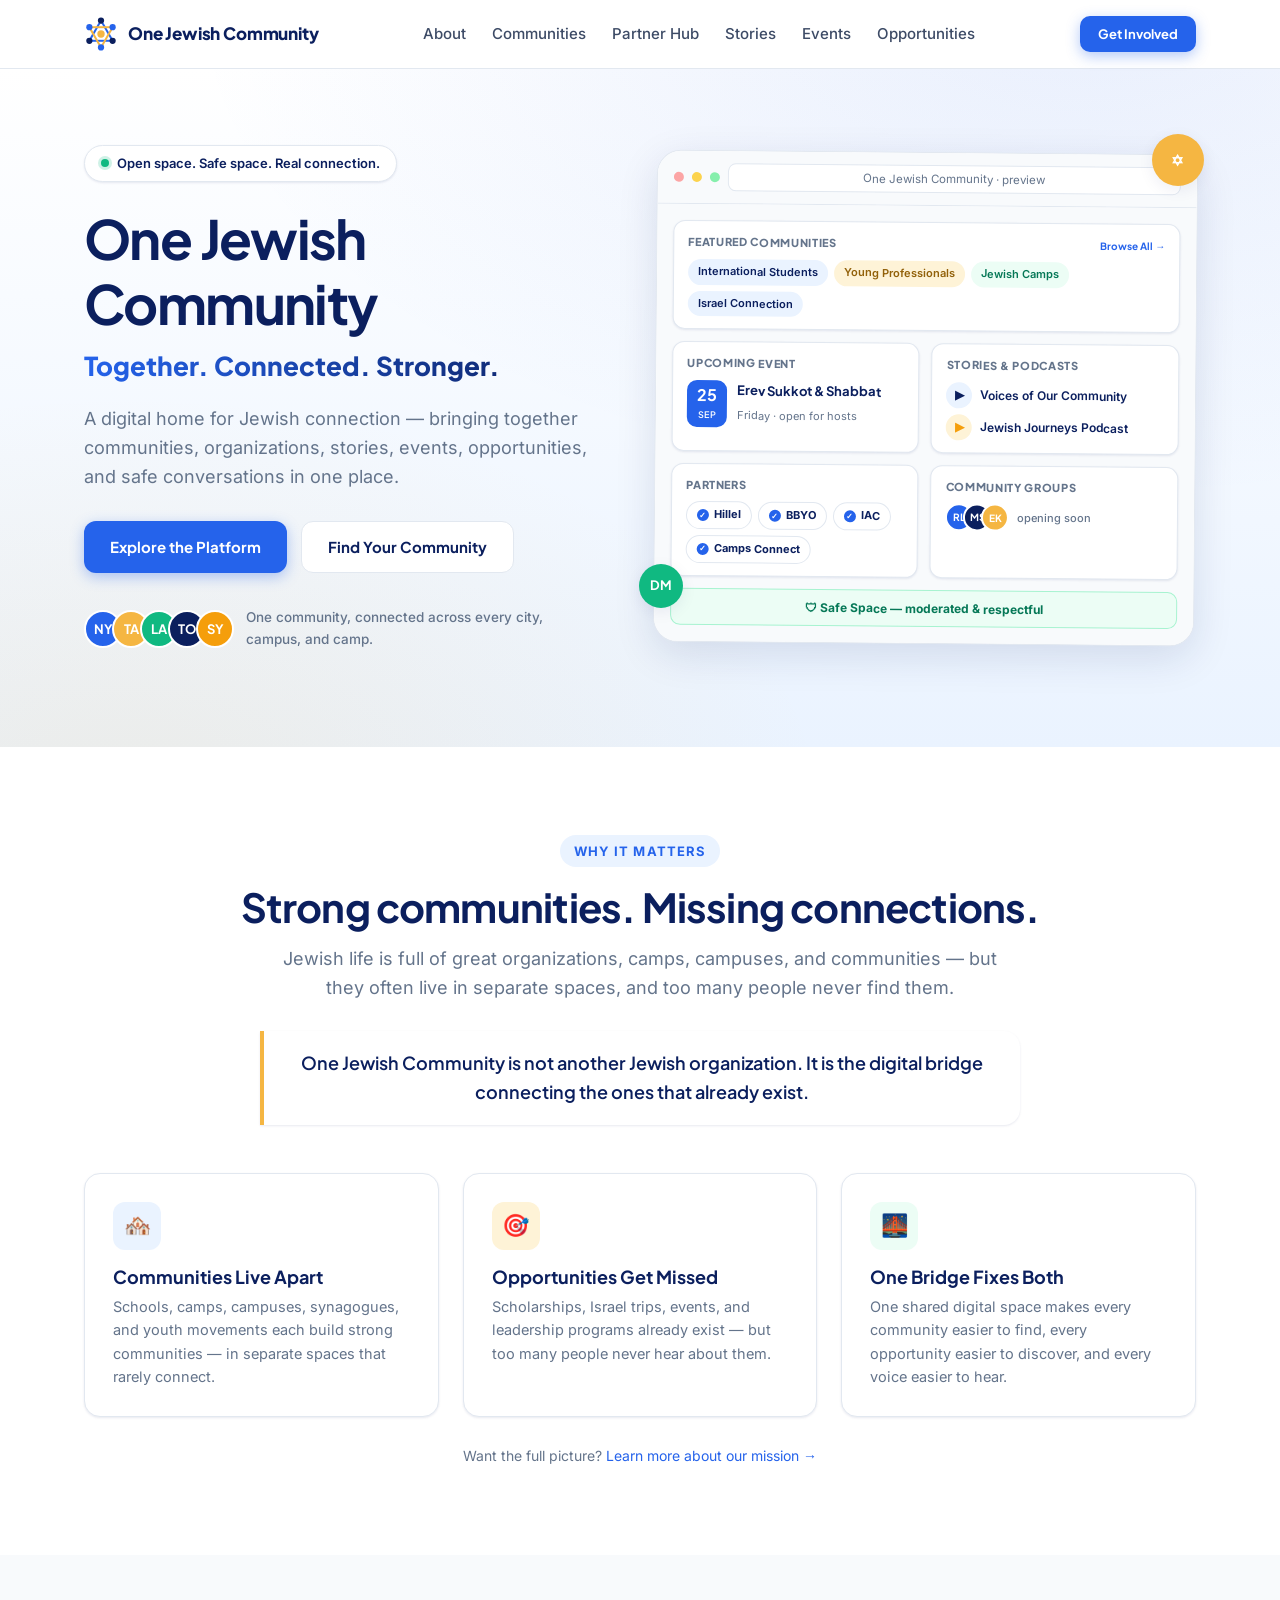
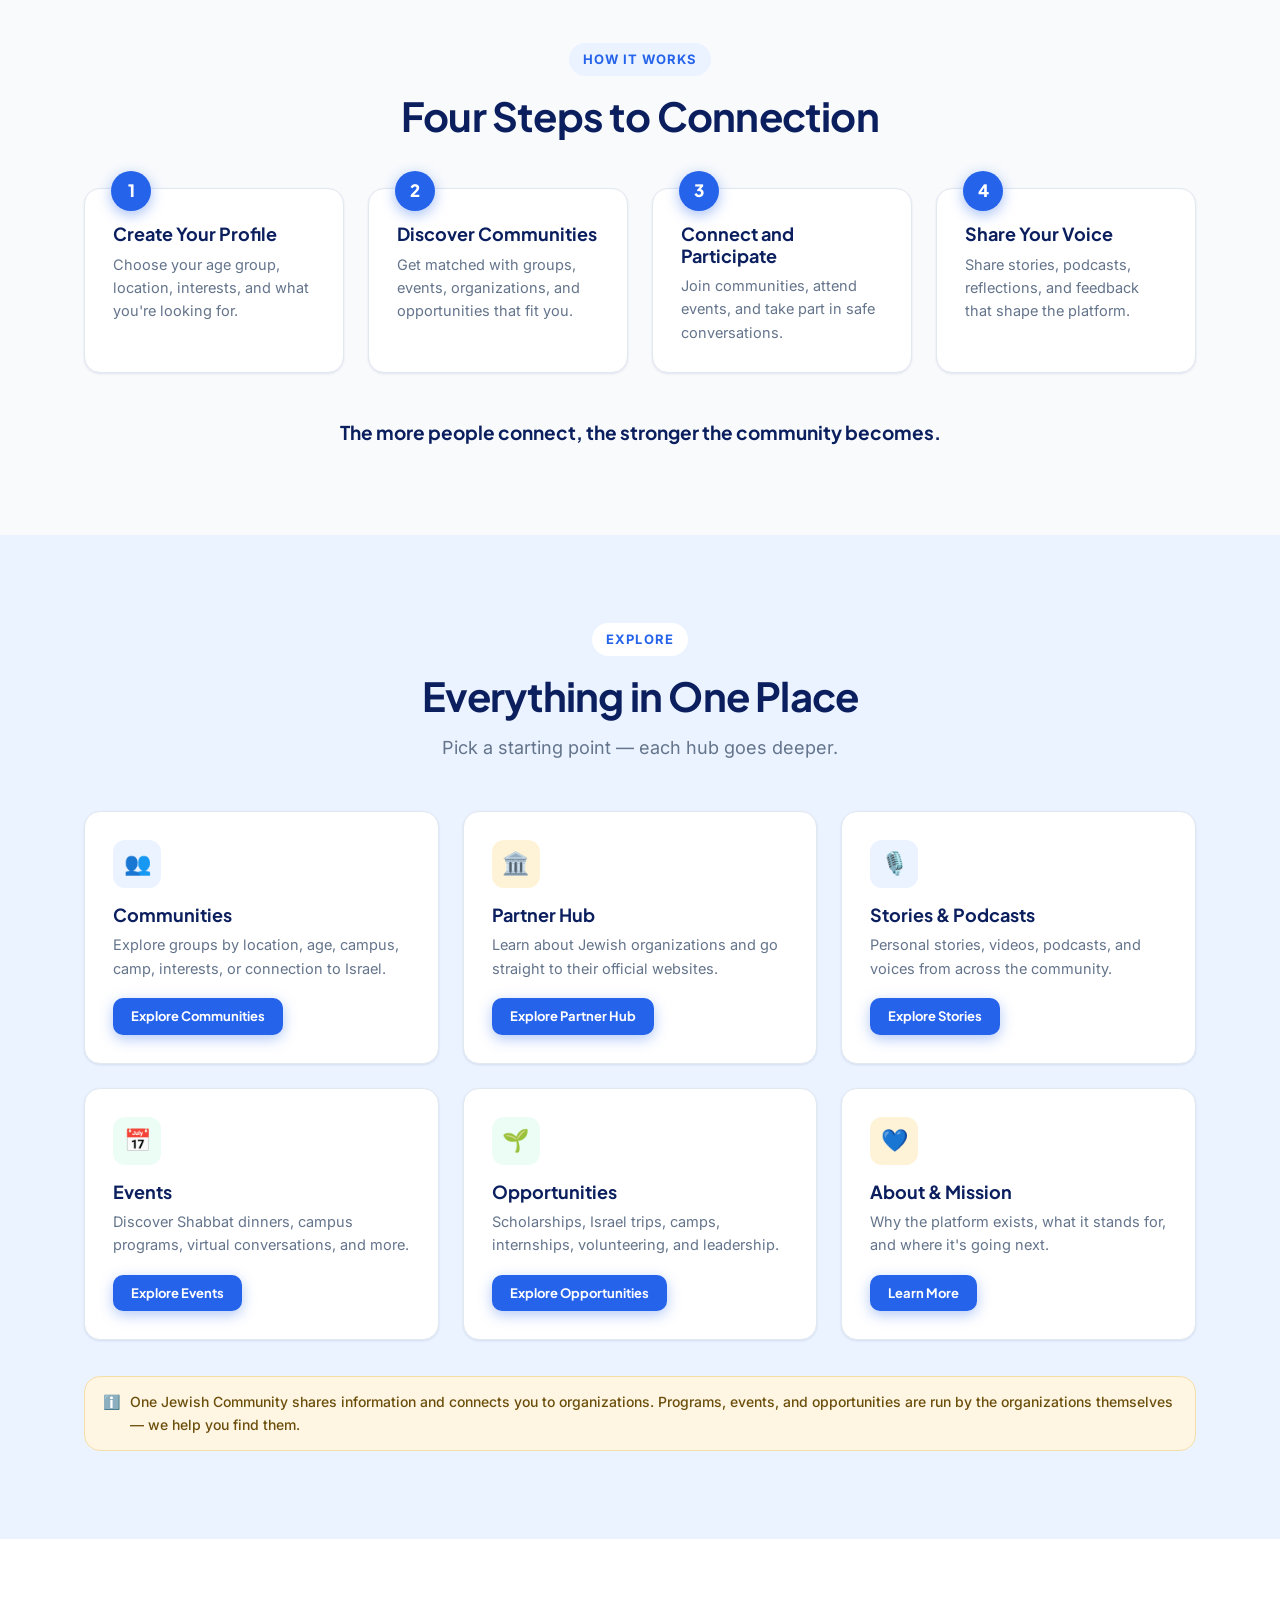
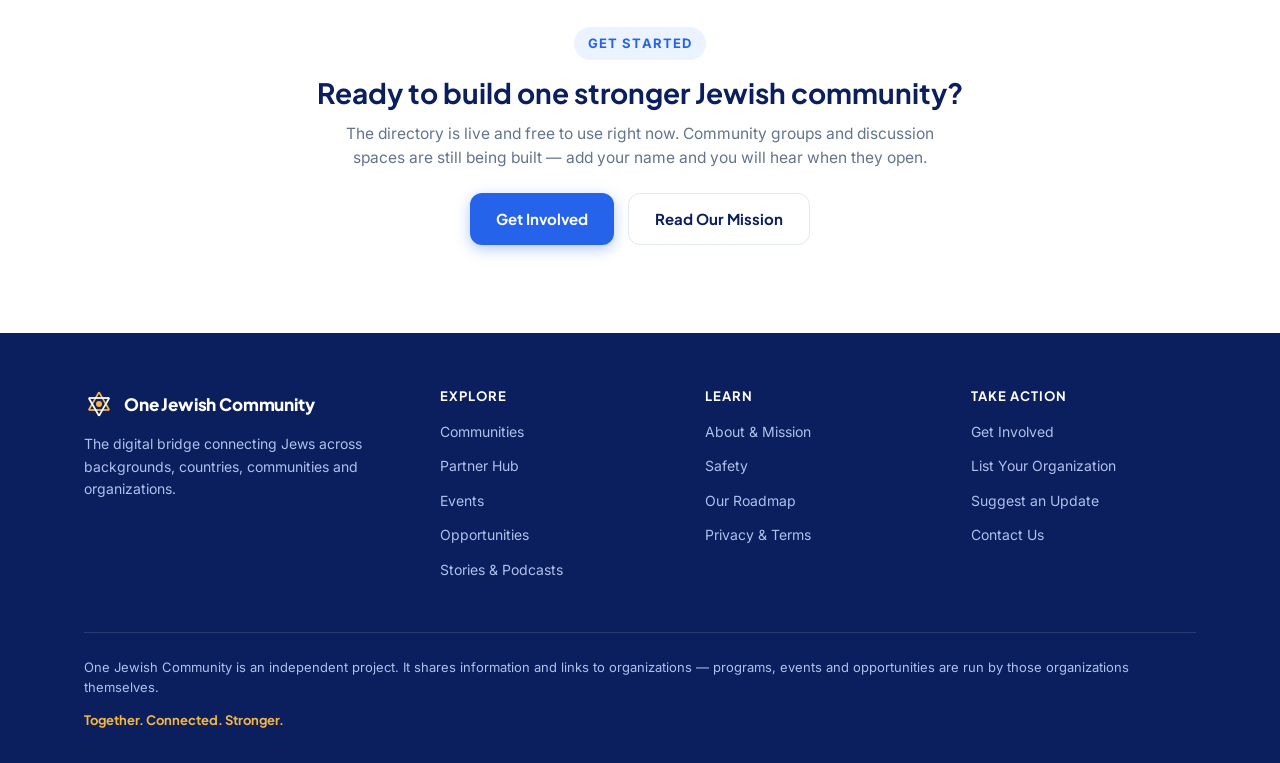
<file: index.html>
<!DOCTYPE html>
<html lang="en">
<head>
<meta charset="UTF-8">
<meta name="viewport" content="width=device-width, initial-scale=1.0">
<title>One Jewish Community — Together. Connected. Stronger.</title>
<meta name="description" content="A digital bridge connecting Jewish communities, organizations, stories, events and opportunities — all in one place.">
<link rel="canonical" href="https://benisbetter.github.io/onejewishcommunity/">
<meta name="theme-color" content="#0B1F5E">
<meta name="color-scheme" content="light">

<meta property="og:type" content="website">
<meta property="og:site_name" content="One Jewish Community">
<meta property="og:locale" content="en_US">
<meta property="og:title" content="One Jewish Community">
<meta property="og:description" content="A digital bridge connecting Jewish communities, organizations, stories, events and opportunities — all in one place.">
<meta property="og:url" content="https://benisbetter.github.io/onejewishcommunity/">
<meta property="og:image" content="https://benisbetter.github.io/onejewishcommunity/og-image.png">
<meta property="og:image:width" content="1200">
<meta property="og:image:height" content="630">
<meta property="og:image:alt" content="One Jewish Community — Together. Connected. Stronger.">
<meta name="twitter:card" content="summary_large_image">
<meta name="twitter:title" content="One Jewish Community">
<meta name="twitter:description" content="A digital bridge connecting Jewish communities, organizations, stories, events and opportunities — all in one place.">
<meta name="twitter:image" content="https://benisbetter.github.io/onejewishcommunity/og-image.png">

<link rel="icon" href="favicon.svg" type="image/svg+xml">
<link rel="apple-touch-icon" href="favicon.svg">

<link rel="preload" href="fonts/inter-400-latin.woff2" as="font" type="font/woff2" crossorigin>
<link rel="preload" href="fonts/plus-jakarta-sans-700-latin.woff2" as="font" type="font/woff2" crossorigin>
<link rel="stylesheet" href="fonts.css?v=3">
<link rel="stylesheet" href="styles.css?v=3">

<script type="application/ld+json">
{
  "@context": "https://schema.org",
  "@type": "Organization",
  "name": "One Jewish Community",
  "alternateName": "OJC",
  "url": "https://benisbetter.github.io/onejewishcommunity/",
  "logo": "https://benisbetter.github.io/onejewishcommunity/favicon.svg",
  "image": "https://benisbetter.github.io/onejewishcommunity/og-image.png",
  "slogan": "Together. Connected. Stronger.",
  "description": "A digital bridge connecting Jewish communities, organizations, stories, events and opportunities in one place.",
  "contactPoint": {
    "@type": "ContactPoint",
    "contactType": "general enquiries",
    "url": "https://benisbetter.github.io/onejewishcommunity/contact.html"
  }
}
</script>
</head>
<body>

<a class="skip-link" href="#main">Skip to content</a>

<!-- ============ HEADER ============ -->
<header class="site-header">
  <div class="container nav">
    <a href="index.html" class="brand">
      <svg class="brand-mark" width="34" height="34" viewBox="0 0 24 24" fill="none" aria-hidden="true" focusable="false" xmlns="http://www.w3.org/2000/svg">
        <line x1="12" y1="2.5" x2="3.8" y2="16.8" stroke="#2563EB" stroke-width="1.4"/>
        <line x1="3.8" y1="16.8" x2="20.2" y2="16.8" stroke="#2563EB" stroke-width="1.4"/>
        <line x1="20.2" y1="16.8" x2="12" y2="2.5" stroke="#2563EB" stroke-width="1.4"/>
        <line x1="12" y1="21.5" x2="3.8" y2="7.2" stroke="#F5B642" stroke-width="1.4"/>
        <line x1="3.8" y1="7.2" x2="20.2" y2="7.2" stroke="#F5B642" stroke-width="1.4"/>
        <line x1="20.2" y1="7.2" x2="12" y2="21.5" stroke="#F5B642" stroke-width="1.4"/>
        <circle cx="12" cy="2.5" r="2.2" fill="#0B1F5E"/>
        <circle cx="3.8" cy="16.8" r="2.2" fill="#0B1F5E"/>
        <circle cx="20.2" cy="16.8" r="2.2" fill="#0B1F5E"/>
        <circle cx="12" cy="21.5" r="2.2" fill="#2563EB"/>
        <circle cx="3.8" cy="7.2" r="2.2" fill="#2563EB"/>
        <circle cx="20.2" cy="7.2" r="2.2" fill="#2563EB"/>
        <circle cx="12" cy="12" r="2.6" fill="#F5B642"/>
      </svg>
      One Jewish Community
    </a>
    <nav aria-label="Main">
      <ul class="nav-links" id="navLinks">
        <li><a href="about.html">About</a></li>
        <li><a href="communities.html">Communities</a></li>
        <li><a href="partners.html">Partner Hub</a></li>
        <li><a href="stories.html">Stories</a></li>
        <li><a href="events.html">Events</a></li>
        <li><a href="opportunities.html">Opportunities</a></li>
        <li class="nav-join"><a href="join.html">Get Involved</a></li>
      </ul>
    </nav>
    <div class="nav-cta">
      <a href="join.html" class="btn btn-primary btn-sm">Get Involved</a>
      <button class="nav-toggle" id="navToggle" type="button" aria-label="Open menu" aria-expanded="false" aria-controls="navLinks">
        <span></span><span></span><span></span>
      </button>
    </div>
  </div>
</header>


<main id="main">
<!-- ============ HERO ============ -->
<section class="hero" id="top">
  <div class="container hero-grid">
    <div>
      <div class="hero-badge"><span class="dot"></span> Open space. Safe space. Real connection.</div>
      <h1>One Jewish Community</h1>
      <p class="hero-slogan">Together. Connected. Stronger.</p>
      <p class="hero-sub">A digital home for Jewish connection — bringing together communities, organizations, stories, events, opportunities, and safe conversations in one place.</p>
      <div class="hero-actions">
        <a href="#explore" class="btn btn-primary">Explore the Platform</a>
        <a href="communities.html" class="btn btn-secondary">Find Your Community</a>
      </div>
      <div class="hero-avatars">
        <div class="avatar-stack">
          <div class="avatar av-1">NY</div>
          <div class="avatar av-2">TA</div>
          <div class="avatar av-3">LA</div>
          <div class="avatar av-4">TO</div>
          <div class="avatar av-5">SY</div>
        </div>
        <p>One community, connected across every city, campus, and camp.</p>
      </div>
    </div>

    <div style="position: relative;">
      <div class="float-circle av-2" style="width:52px;height:52px;top:-18px;right:-8px;font-size:15px;">✡</div>
      <div class="float-circle av-3" style="width:44px;height:44px;bottom:36px;left:-16px;font-size:13px;animation-delay:1.5s;">DM</div>
      <div class="mockup">
        <div class="mockup-bar">
          <span class="m-dot r"></span><span class="m-dot y"></span><span class="m-dot g"></span>
          <div class="mockup-url">One Jewish Community · preview</div>
        </div>
        <div class="mockup-body">
          <div class="mini-card wide">
            <div class="mini-title">Featured Communities <span class="view-all">Browse All →</span></div>
            <div class="chip-row">
              <span class="mini-chip">International Students</span>
              <span class="mini-chip gold">Young Professionals</span>
              <span class="mini-chip green">Jewish Camps</span>
              <span class="mini-chip">Israel Connection</span>
            </div>
          </div>
          <div class="mini-card">
            <div class="mini-title">Upcoming Event</div>
            <div class="mini-event">
              <div class="mini-date"><b>25</b><span>Sep</span></div>
              <div class="mini-event-info">
                <b>Erev Sukkot &amp; Shabbat</b>
                <span>Friday · open for hosts</span>
              </div>
            </div>
          </div>
          <div class="mini-card">
            <div class="mini-title">Stories &amp; Podcasts</div>
            <div class="mini-media"><span class="play-btn">▶</span><span>Voices of Our Community</span></div>
            <div class="mini-media"><span class="play-btn gold">▶</span><span>Jewish Journeys Podcast</span></div>
          </div>
          <div class="mini-card">
            <div class="mini-title">Partners</div>
            <div class="partner-pills">
              <span class="partner-pill"><span class="verified-dot">✓</span> Hillel</span>
              <span class="partner-pill"><span class="verified-dot">✓</span> BBYO</span>
              <span class="partner-pill"><span class="verified-dot">✓</span> IAC</span>
              <span class="partner-pill"><span class="verified-dot">✓</span> Camps Connect</span>
            </div>
          </div>
          <div class="mini-card">
            <div class="mini-title">Community Groups</div>
            <div class="mini-connections">
              <div class="avatar-stack">
                <div class="avatar av-1">RL</div>
                <div class="avatar av-4">MS</div>
                <div class="avatar av-2">EK</div>
              </div>
              <span>opening soon</span>
            </div>
          </div>
          <div class="safe-label">🛡 Safe Space — moderated &amp; respectful</div>
        </div>
      </div>
    </div>
  </div>
</section>

<!-- ============ WHY IT MATTERS ============ -->
<section id="why">
  <div class="container">
    <div class="section-head center reveal">
      <span class="eyebrow">Why It Matters</span>
      <h2 class="section-title">Strong communities. Missing connections.</h2>
      <p class="section-lead">Jewish life is full of great organizations, camps, campuses, and communities — but they often live in separate spaces, and too many people never find them.</p>
      <div class="keyline">One Jewish Community is not another Jewish organization. It is the digital bridge connecting the ones that already exist.</div>
    </div>
    <div class="grid grid-3">
      <div class="card reveal">
        <div class="icon-box">🏘️</div>
        <h3>Communities Live Apart</h3>
        <p>Schools, camps, campuses, synagogues, and youth movements each build strong communities — in separate spaces that rarely connect.</p>
      </div>
      <div class="card reveal">
        <div class="icon-box gold">🎯</div>
        <h3>Opportunities Get Missed</h3>
        <p>Scholarships, Israel trips, events, and leadership programs already exist — but too many people never hear about them.</p>
      </div>
      <div class="card reveal">
        <div class="icon-box green">🌉</div>
        <h3>One Bridge Fixes Both</h3>
        <p>One shared digital space makes every community easier to find, every opportunity easier to discover, and every voice easier to hear.</p>
      </div>
    </div>
    <p class="network-note" style="margin-top: 28px;">Want the full picture? <a href="about.html">Learn more about our mission →</a></p>
  </div>
</section>

<!-- ============ HOW IT WORKS ============ -->
<section class="section-gray" id="how-it-works">
  <div class="container">
    <div class="section-head center reveal">
      <span class="eyebrow">How It Works</span>
      <h2 class="section-title">Four Steps to Connection</h2>
    </div>
    <div class="grid grid-4 steps" style="margin-top: 44px;">
      <div class="card step-card reveal">
        <div class="step-num">1</div>
        <h3>Create Your Profile</h3>
        <p>Choose your age group, location, interests, and what you're looking for.</p>
      </div>
      <div class="card step-card reveal">
        <div class="step-num">2</div>
        <h3>Discover Communities</h3>
        <p>Get matched with groups, events, organizations, and opportunities that fit you.</p>
      </div>
      <div class="card step-card reveal">
        <div class="step-num">3</div>
        <h3>Connect and Participate</h3>
        <p>Join communities, attend events, and take part in safe conversations.</p>
      </div>
      <div class="card step-card reveal">
        <div class="step-num">4</div>
        <h3>Share Your Voice</h3>
        <p>Share stories, podcasts, reflections, and feedback that shape the platform.</p>
      </div>
    </div>
    <p class="journey-line reveal">The more people connect, the stronger the community becomes.</p>
  </div>
</section>

<!-- ============ EXPLORE ============ -->
<section class="section-alt" id="explore">
  <div class="container">
    <div class="section-head center reveal">
      <span class="eyebrow">Explore</span>
      <h2 class="section-title">Everything in One Place</h2>
      <p class="section-lead">Pick a starting point — each hub goes deeper.</p>
    </div>
    <div class="grid grid-3">
      <div class="card get-card reveal">
        <div class="icon-box">👥</div>
        <h3>Communities</h3>
        <p>Explore groups by location, age, campus, camp, interests, or connection to Israel.</p>
        <a href="communities.html" class="btn btn-primary btn-sm">Explore Communities</a>
      </div>
      <div class="card get-card reveal">
        <div class="icon-box gold">🏛️</div>
        <h3>Partner Hub</h3>
        <p>Learn about Jewish organizations and go straight to their official websites.</p>
        <a href="partners.html" class="btn btn-primary btn-sm">Explore Partner Hub</a>
      </div>
      <div class="card get-card reveal">
        <div class="icon-box">🎙️</div>
        <h3>Stories &amp; Podcasts</h3>
        <p>Personal stories, videos, podcasts, and voices from across the community.</p>
        <a href="stories.html" class="btn btn-primary btn-sm">Explore Stories</a>
      </div>
      <div class="card get-card reveal">
        <div class="icon-box green">📅</div>
        <h3>Events</h3>
        <p>Discover Shabbat dinners, campus programs, virtual conversations, and more.</p>
        <a href="events.html" class="btn btn-primary btn-sm">Explore Events</a>
      </div>
      <div class="card get-card reveal">
        <div class="icon-box green">🌱</div>
        <h3>Opportunities</h3>
        <p>Scholarships, Israel trips, camps, internships, volunteering, and leadership.</p>
        <a href="opportunities.html" class="btn btn-primary btn-sm">Explore Opportunities</a>
      </div>
      <div class="card get-card reveal">
        <div class="icon-box gold">💙</div>
        <h3>About &amp; Mission</h3>
        <p>Why the platform exists, what it stands for, and where it's going next.</p>
        <a href="about.html" class="btn btn-primary btn-sm">Learn More</a>
      </div>
    </div>
    <div class="note-strip reveal" style="margin: 36px 0 0;">
      <span>ℹ️</span>
      <span>One Jewish Community shares information and connects you to organizations. Programs, events, and opportunities are run by the organizations themselves — we help you find them.</span>
    </div>
  </div>
</section>

<!-- ============ GET STARTED ============ -->
<section id="get-started">
  <div class="container reveal">
    <div class="get-cta" style="margin-top: 0;">
      <span class="eyebrow">Get Started</span>
      <h3>Ready to build one stronger Jewish community?</h3>
      <p class="cta-sub">The directory is live and free to use right now. Community groups and discussion spaces are still being built — add your name and you will hear when they open.</p>
      <div class="vision-actions" style="margin-top: 8px;">
        <a href="join.html" class="btn btn-primary">Get Involved</a>
        <a href="about.html" class="btn btn-secondary">Read Our Mission</a>
      </div>
    </div>
  </div>
</section>
</main>

<!-- ============ FOOTER ============ -->
<footer class="site-footer">
  <div class="container">
    <div class="footer-grid">
      <div>
        <a href="index.html" class="brand">
          <svg width="30" height="30" viewBox="0 0 24 24" fill="none" aria-hidden="true" focusable="false" xmlns="http://www.w3.org/2000/svg">
            <line x1="12" y1="2.5" x2="3.8" y2="16.8" stroke="#F5B642" stroke-width="1.4"/>
            <line x1="3.8" y1="16.8" x2="20.2" y2="16.8" stroke="#F5B642" stroke-width="1.4"/>
            <line x1="20.2" y1="16.8" x2="12" y2="2.5" stroke="#F5B642" stroke-width="1.4"/>
            <line x1="12" y1="21.5" x2="3.8" y2="7.2" stroke="#FFFFFF" stroke-width="1.4"/>
            <line x1="3.8" y1="7.2" x2="20.2" y2="7.2" stroke="#FFFFFF" stroke-width="1.4"/>
            <line x1="20.2" y1="7.2" x2="12" y2="21.5" stroke="#FFFFFF" stroke-width="1.4"/>
            <circle cx="12" cy="12" r="2.4" fill="#F5B642"/>
          </svg>
          One Jewish Community
        </a>
        <p class="footer-tagline">The digital bridge connecting Jews across backgrounds, countries, communities and organizations.</p>
      </div>
      <div class="footer-col">
        <h2>Explore</h2>
        <ul>
          <li><a href="communities.html">Communities</a></li>
          <li><a href="partners.html">Partner Hub</a></li>
          <li><a href="events.html">Events</a></li>
          <li><a href="opportunities.html">Opportunities</a></li>
          <li><a href="stories.html">Stories &amp; Podcasts</a></li>
        </ul>
      </div>
      <div class="footer-col">
        <h2>Learn</h2>
        <ul>
          <li><a href="about.html">About &amp; Mission</a></li>
          <li><a href="about.html#safety">Safety</a></li>
          <li><a href="about.html#roadmap">Our Roadmap</a></li>
          <li><a href="privacy.html">Privacy &amp; Terms</a></li>
        </ul>
      </div>
      <div class="footer-col">
        <h2>Take Action</h2>
        <ul>
          <li><a href="join.html">Get Involved</a></li>
          <li><a href="join.html#organization">List Your Organization</a></li>
          <li><a href="about.html#suggest">Suggest an Update</a></li>
          <li><a href="contact.html">Contact Us</a></li>
        </ul>
      </div>
    </div>
    <div class="footer-bottom">
      <span>One Jewish Community is an independent project. It shares information and links to organizations — programs, events and opportunities are run by those organizations themselves.</span>
      <span class="footer-slogan">Together. Connected. Stronger.</span>
    </div>
  </div>
</footer>

<script src="script.js?v=3"></script>
</body>
</html>
</file>
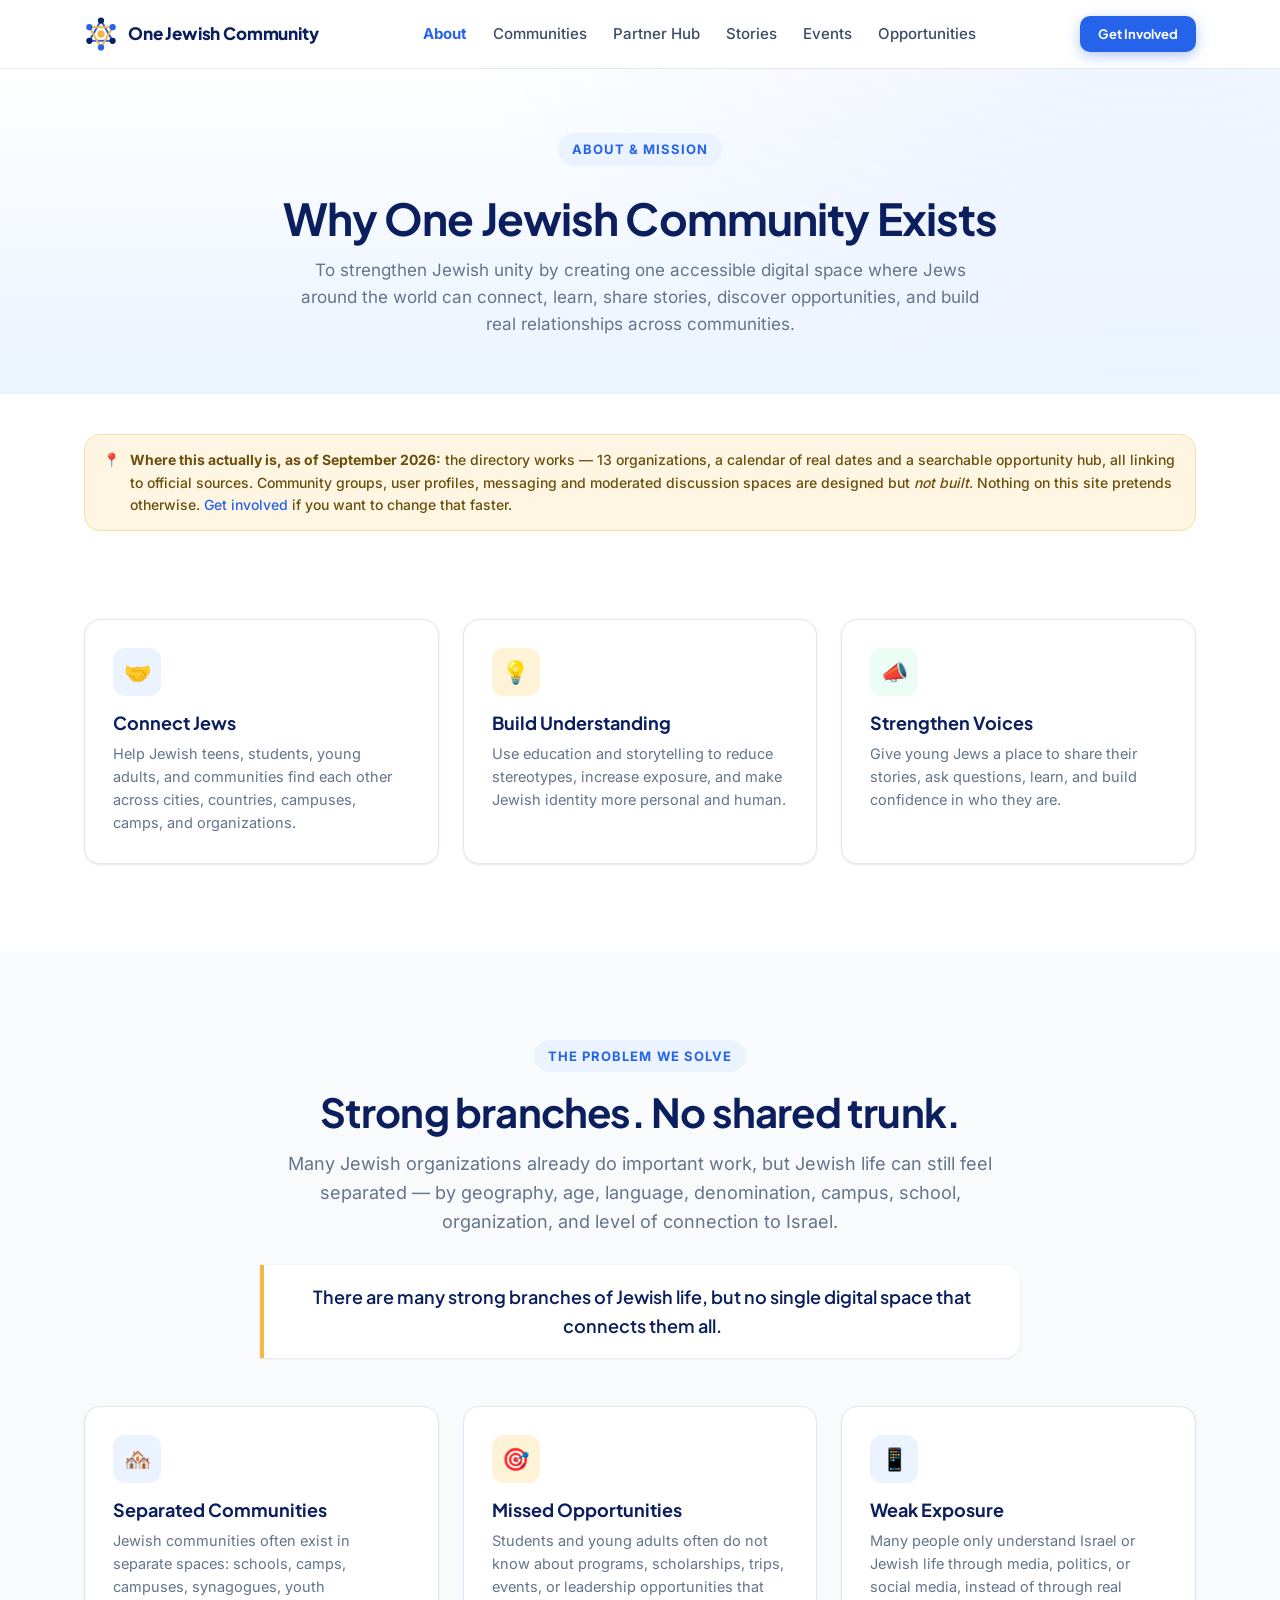
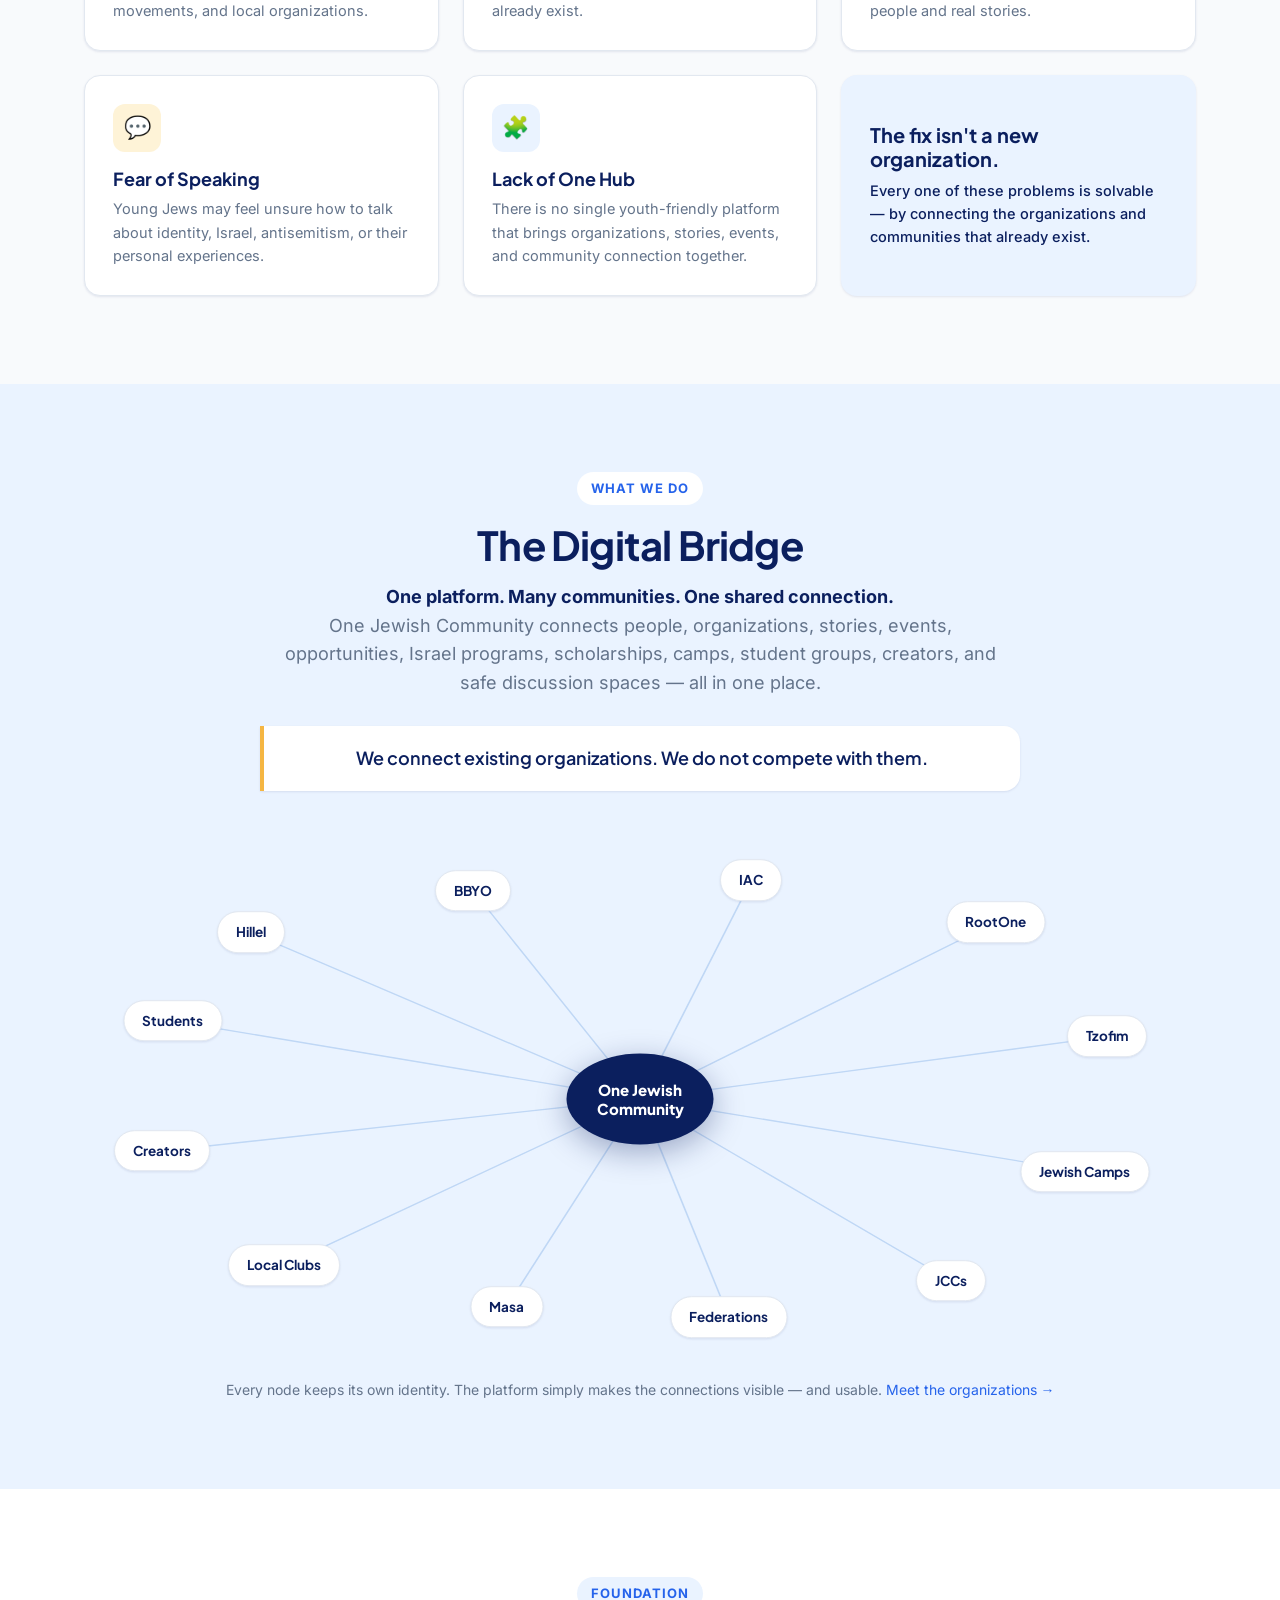
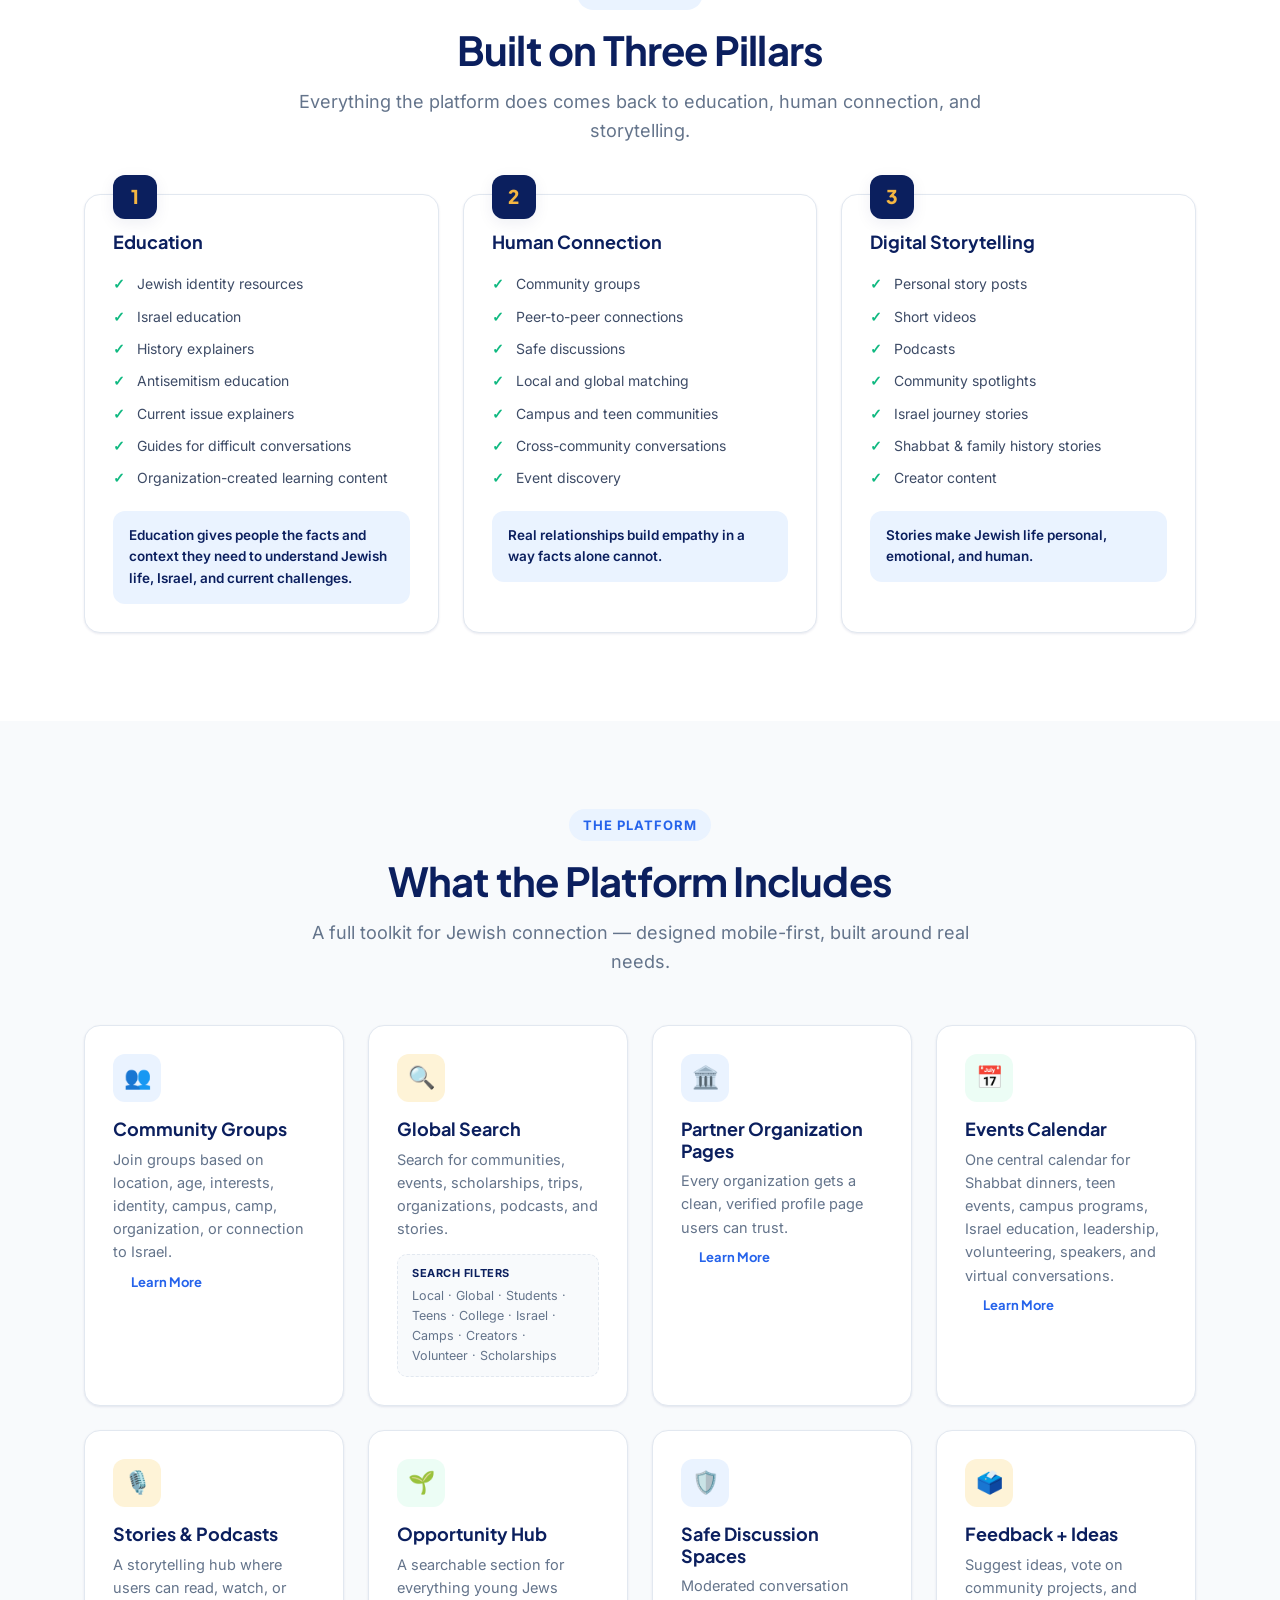
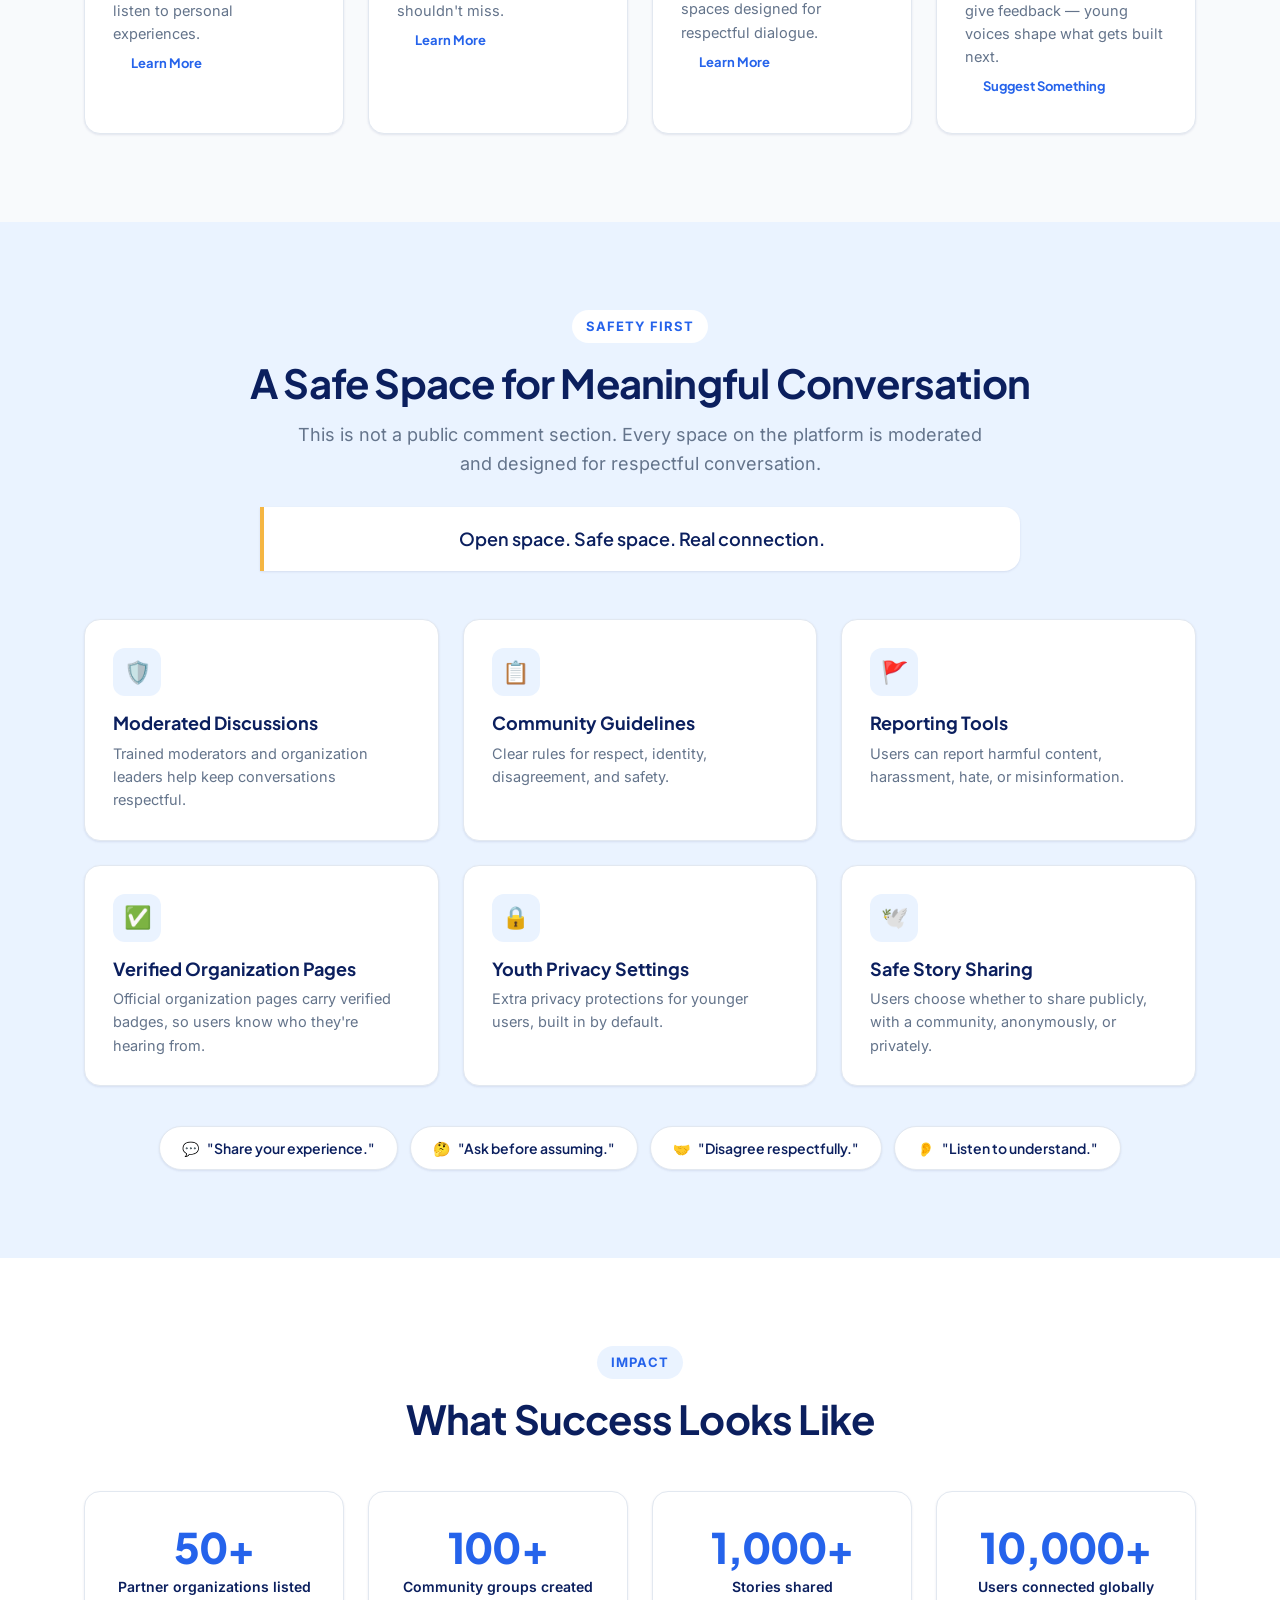
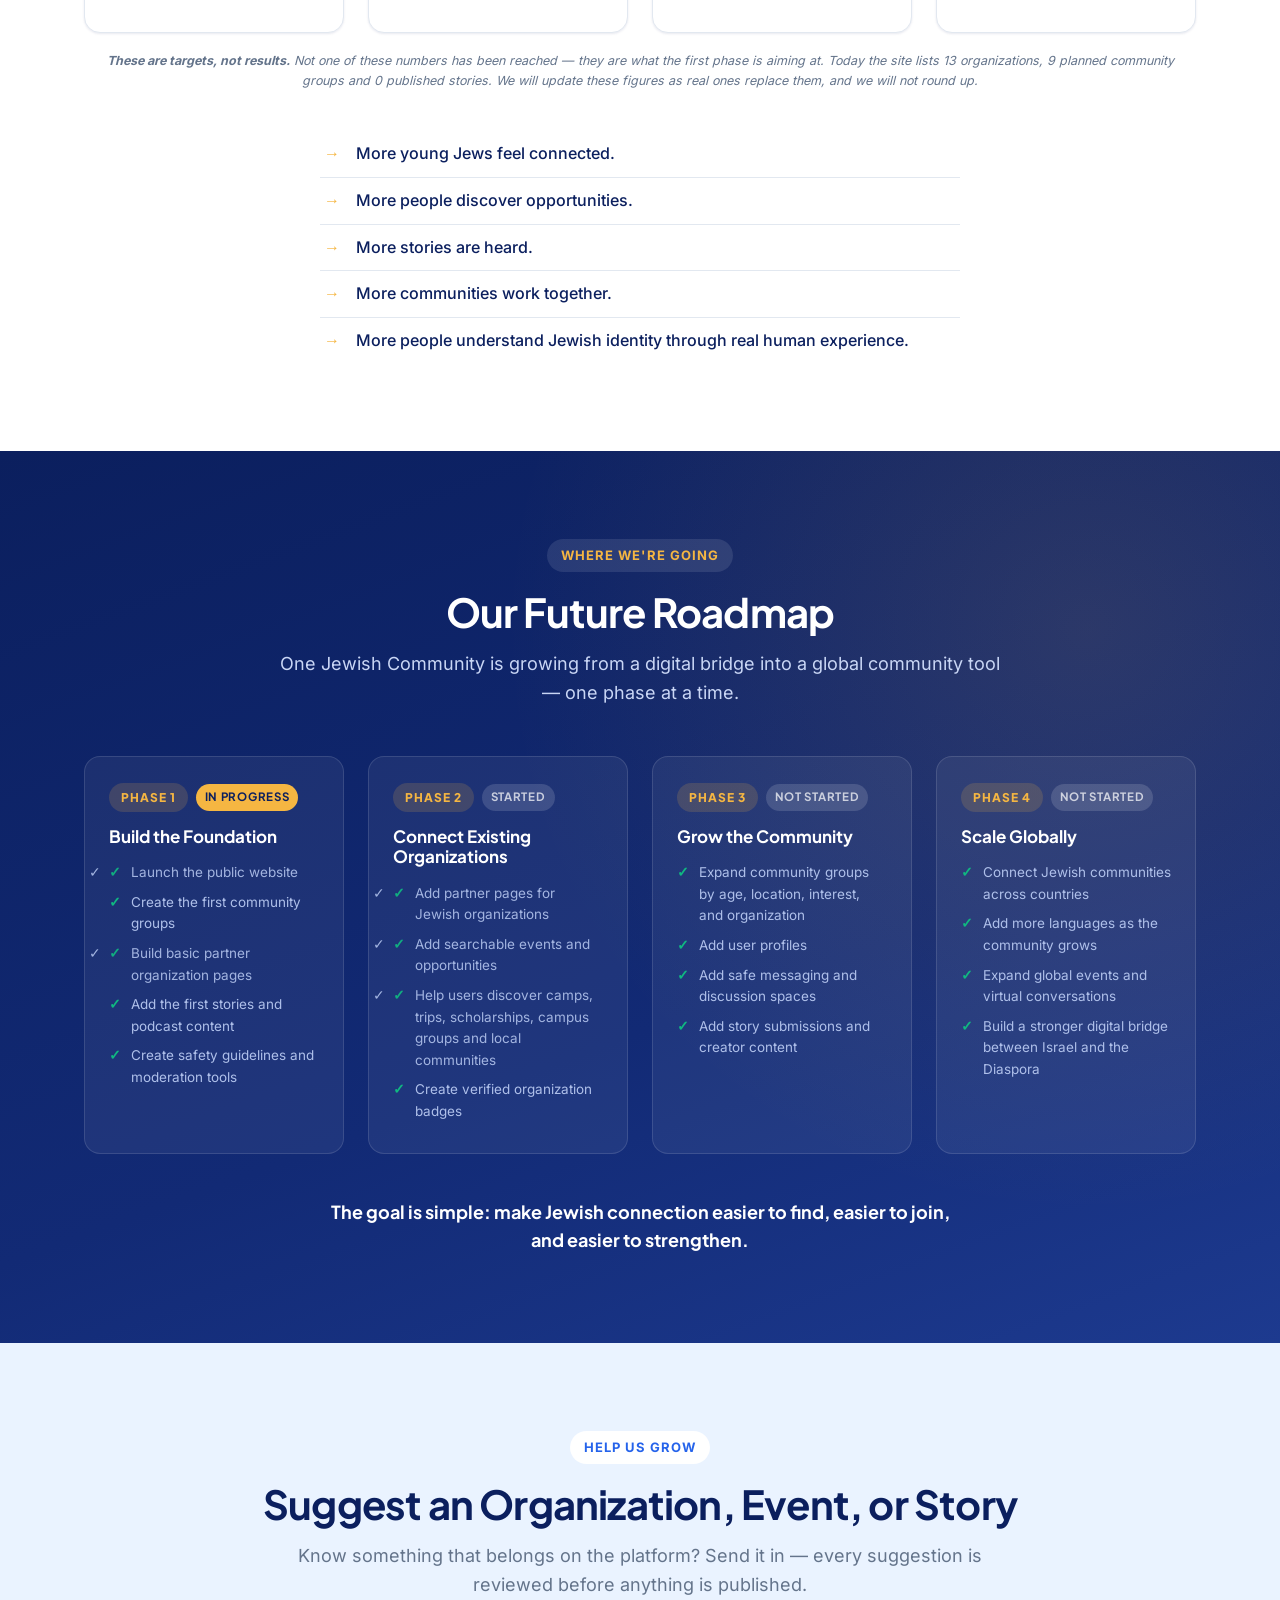
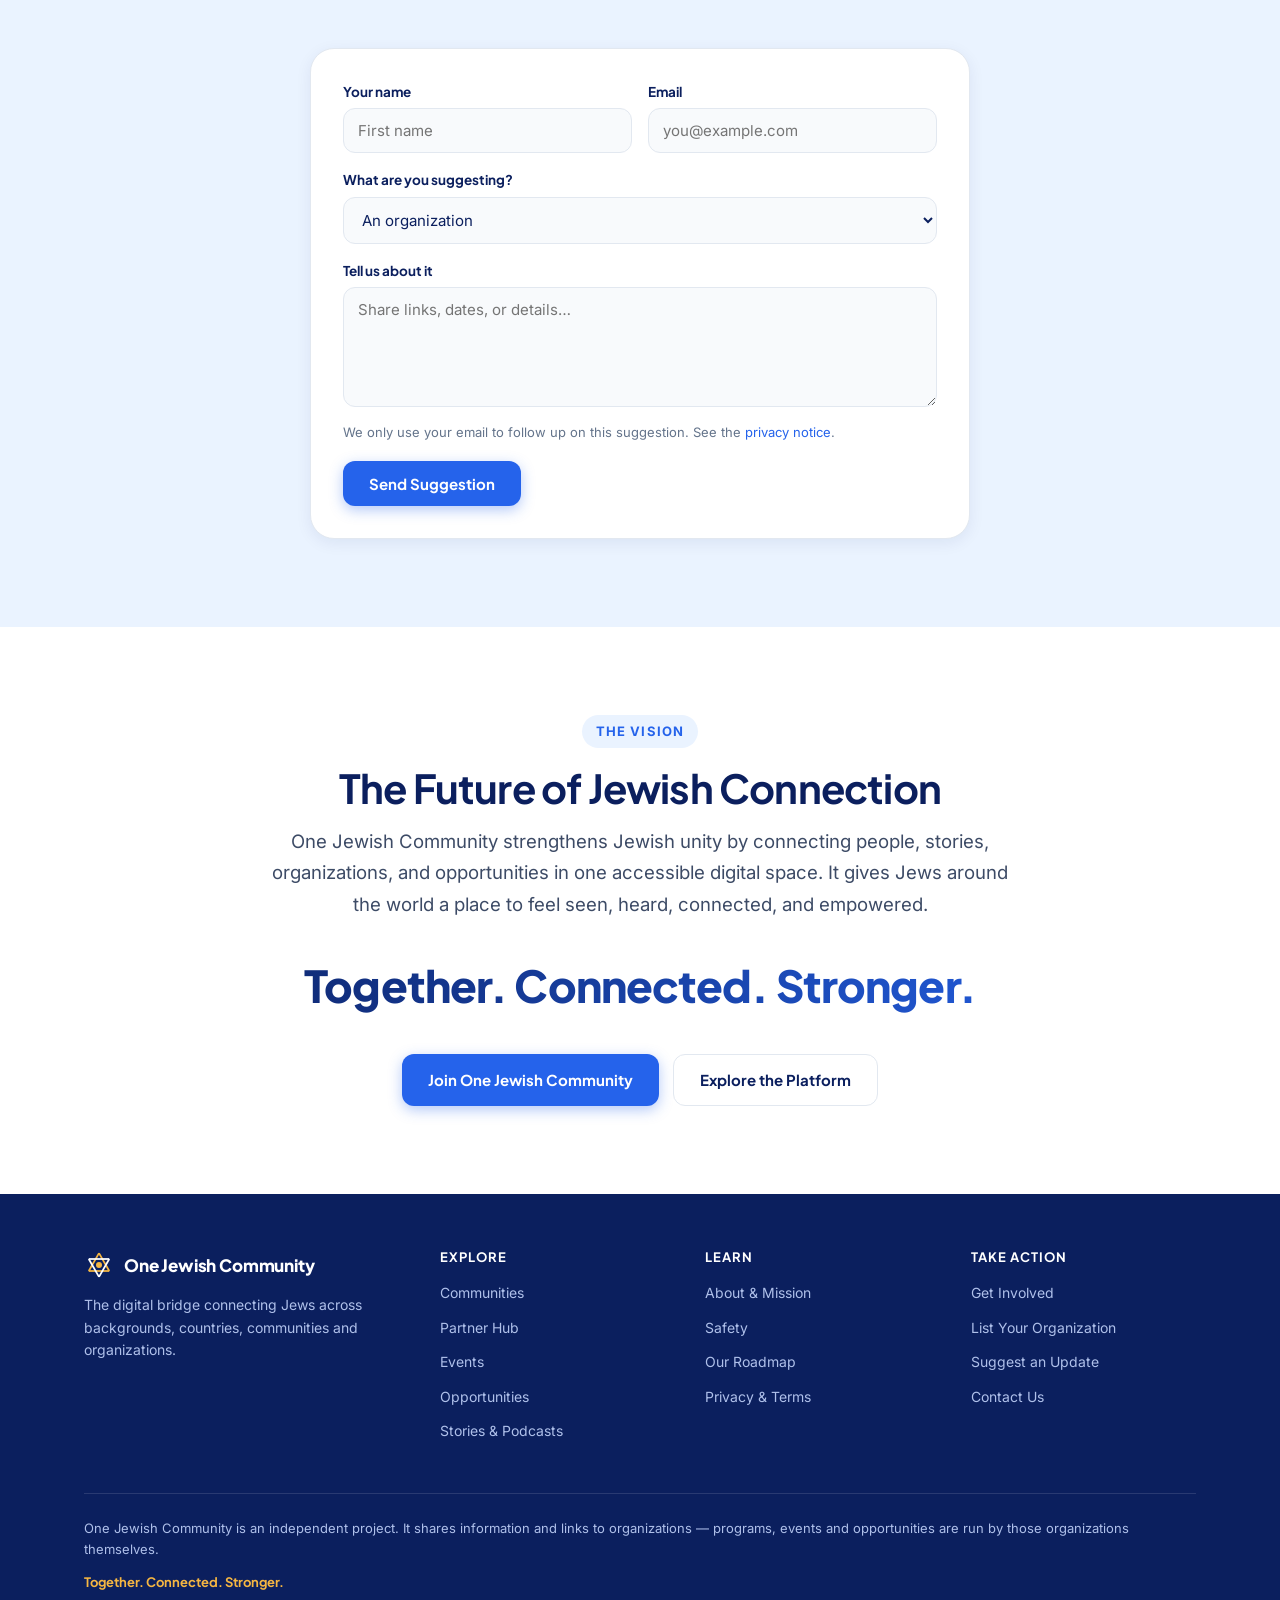
<file: about.html>
<!DOCTYPE html>
<html lang="en">
<head>
<meta charset="UTF-8">
<meta name="viewport" content="width=device-width, initial-scale=1.0">
<title>About &amp; Mission — One Jewish Community</title>
<meta name="description" content="Why One Jewish Community exists, the three pillars it is built on, how it keeps people safe, and where it is going next.">
<link rel="canonical" href="https://benisbetter.github.io/onejewishcommunity/about.html">
<meta name="theme-color" content="#0B1F5E">
<meta name="color-scheme" content="light">

<meta property="og:type" content="website">
<meta property="og:site_name" content="One Jewish Community">
<meta property="og:locale" content="en_US">
<meta property="og:title" content="About &amp; Mission — One Jewish Community">
<meta property="og:description" content="Why One Jewish Community exists, the three pillars it is built on, how it keeps people safe, and where it is going next.">
<meta property="og:url" content="https://benisbetter.github.io/onejewishcommunity/about.html">
<meta property="og:image" content="https://benisbetter.github.io/onejewishcommunity/og-image.png">
<meta property="og:image:width" content="1200">
<meta property="og:image:height" content="630">
<meta property="og:image:alt" content="One Jewish Community — Together. Connected. Stronger.">
<meta name="twitter:card" content="summary_large_image">
<meta name="twitter:title" content="About &amp; Mission — One Jewish Community">
<meta name="twitter:description" content="Why One Jewish Community exists, the three pillars it is built on, how it keeps people safe, and where it is going next.">
<meta name="twitter:image" content="https://benisbetter.github.io/onejewishcommunity/og-image.png">

<link rel="icon" href="favicon.svg" type="image/svg+xml">
<link rel="apple-touch-icon" href="favicon.svg">

<link rel="preload" href="fonts/inter-400-latin.woff2" as="font" type="font/woff2" crossorigin>
<link rel="preload" href="fonts/plus-jakarta-sans-700-latin.woff2" as="font" type="font/woff2" crossorigin>
<link rel="stylesheet" href="fonts.css?v=3">
<link rel="stylesheet" href="styles.css?v=3">
</head>
<body>

<a class="skip-link" href="#main">Skip to content</a>

<!-- ============ HEADER ============ -->
<header class="site-header">
  <div class="container nav">
    <a href="index.html" class="brand">
      <svg class="brand-mark" width="34" height="34" viewBox="0 0 24 24" fill="none" aria-hidden="true" focusable="false" xmlns="http://www.w3.org/2000/svg">
        <line x1="12" y1="2.5" x2="3.8" y2="16.8" stroke="#2563EB" stroke-width="1.4"/>
        <line x1="3.8" y1="16.8" x2="20.2" y2="16.8" stroke="#2563EB" stroke-width="1.4"/>
        <line x1="20.2" y1="16.8" x2="12" y2="2.5" stroke="#2563EB" stroke-width="1.4"/>
        <line x1="12" y1="21.5" x2="3.8" y2="7.2" stroke="#F5B642" stroke-width="1.4"/>
        <line x1="3.8" y1="7.2" x2="20.2" y2="7.2" stroke="#F5B642" stroke-width="1.4"/>
        <line x1="20.2" y1="7.2" x2="12" y2="21.5" stroke="#F5B642" stroke-width="1.4"/>
        <circle cx="12" cy="2.5" r="2.2" fill="#0B1F5E"/>
        <circle cx="3.8" cy="16.8" r="2.2" fill="#0B1F5E"/>
        <circle cx="20.2" cy="16.8" r="2.2" fill="#0B1F5E"/>
        <circle cx="12" cy="21.5" r="2.2" fill="#2563EB"/>
        <circle cx="3.8" cy="7.2" r="2.2" fill="#2563EB"/>
        <circle cx="20.2" cy="7.2" r="2.2" fill="#2563EB"/>
        <circle cx="12" cy="12" r="2.6" fill="#F5B642"/>
      </svg>
      One Jewish Community
    </a>
    <nav aria-label="Main">
      <ul class="nav-links" id="navLinks">
        <li><a href="about.html" class="active" aria-current="page">About</a></li>
        <li><a href="communities.html">Communities</a></li>
        <li><a href="partners.html">Partner Hub</a></li>
        <li><a href="stories.html">Stories</a></li>
        <li><a href="events.html">Events</a></li>
        <li><a href="opportunities.html">Opportunities</a></li>
        <li class="nav-join"><a href="join.html">Get Involved</a></li>
      </ul>
    </nav>
    <div class="nav-cta">
      <a href="join.html" class="btn btn-primary btn-sm">Get Involved</a>
      <button class="nav-toggle" id="navToggle" type="button" aria-label="Open menu" aria-expanded="false" aria-controls="navLinks">
        <span></span><span></span><span></span>
      </button>
    </div>
  </div>
</header>


<main id="main">
<!-- ============ PAGE HERO ============ -->
<section class="page-hero">
  <div class="container">
    <span class="eyebrow">About &amp; Mission</span>
    <h1>Why One Jewish Community Exists</h1>
    <p>To strengthen Jewish unity by creating one accessible digital space where Jews around the world can connect, learn, share stories, discover opportunities, and build real relationships across communities.</p>
  </div>
</section>

<!-- ============ STATUS ============ -->
<section class="status-band">
  <div class="container">
    <div class="note-strip reveal" style="margin-bottom:0;">
      <span>📍</span>
      <span><strong>Where this actually is, as of September 2026:</strong> the directory works — 13 organizations, a calendar of real dates and a searchable opportunity hub, all linking to official sources. Community groups, user profiles, messaging and moderated discussion spaces are designed but <em>not built</em>. Nothing on this site pretends otherwise. <a href="join.html">Get involved</a> if you want to change that faster.</span>
    </div>
  </div>
</section>

<!-- ============ MISSION GOALS ============ -->
<section id="mission">
  <div class="container">
    <div class="grid grid-3">
      <div class="card reveal">
        <div class="icon-box">🤝</div>
        <h3>Connect Jews</h3>
        <p>Help Jewish teens, students, young adults, and communities find each other across cities, countries, campuses, camps, and organizations.</p>
      </div>
      <div class="card reveal">
        <div class="icon-box gold">💡</div>
        <h3>Build Understanding</h3>
        <p>Use education and storytelling to reduce stereotypes, increase exposure, and make Jewish identity more personal and human.</p>
      </div>
      <div class="card reveal">
        <div class="icon-box green">📣</div>
        <h3>Strengthen Voices</h3>
        <p>Give young Jews a place to share their stories, ask questions, learn, and build confidence in who they are.</p>
      </div>
    </div>
  </div>
</section>

<!-- ============ THE PROBLEM ============ -->
<section class="section-gray" id="problem">
  <div class="container">
    <div class="section-head center reveal">
      <span class="eyebrow">The Problem We Solve</span>
      <h2 class="section-title">Strong branches. No shared trunk.</h2>
      <p class="section-lead">Many Jewish organizations already do important work, but Jewish life can still feel separated — by geography, age, language, denomination, campus, school, organization, and level of connection to Israel.</p>
      <div class="keyline">There are many strong branches of Jewish life, but no single digital space that connects them all.</div>
    </div>
    <div class="grid grid-3">
      <div class="card reveal">
        <div class="icon-box">🏘️</div>
        <h3>Separated Communities</h3>
        <p>Jewish communities often exist in separate spaces: schools, camps, campuses, synagogues, youth movements, and local organizations.</p>
      </div>
      <div class="card reveal">
        <div class="icon-box gold">🎯</div>
        <h3>Missed Opportunities</h3>
        <p>Students and young adults often do not know about programs, scholarships, trips, events, or leadership opportunities that already exist.</p>
      </div>
      <div class="card reveal">
        <div class="icon-box">📱</div>
        <h3>Weak Exposure</h3>
        <p>Many people only understand Israel or Jewish life through media, politics, or social media, instead of through real people and real stories.</p>
      </div>
      <div class="card reveal">
        <div class="icon-box gold">💬</div>
        <h3>Fear of Speaking</h3>
        <p>Young Jews may feel unsure how to talk about identity, Israel, antisemitism, or their personal experiences.</p>
      </div>
      <div class="card reveal">
        <div class="icon-box">🧩</div>
        <h3>Lack of One Hub</h3>
        <p>There is no single youth-friendly platform that brings organizations, stories, events, and community connection together.</p>
      </div>
      <div class="card reveal" style="background: var(--light-blue); border-color: transparent; display:flex; flex-direction:column; justify-content:center;">
        <h3 style="font-size: 20px;">The fix isn't a new organization.</h3>
        <p style="color: var(--navy); font-weight: 500;">Every one of these problems is solvable — by connecting the organizations and communities that already exist.</p>
      </div>
    </div>
  </div>
</section>

<!-- ============ THE SOLUTION ============ -->
<section class="section-alt" id="solution">
  <div class="container">
    <div class="section-head center reveal">
      <span class="eyebrow">What We Do</span>
      <h2 class="section-title">The Digital Bridge</h2>
      <p class="section-lead"><strong style="color: var(--navy);">One platform. Many communities. One shared connection.</strong><br>
      One Jewish Community connects people, organizations, stories, events, opportunities, Israel programs, scholarships, camps, student groups, creators, and safe discussion spaces — all in one place.</p>
      <div class="keyline">We connect existing organizations. We do not compete with them.</div>
    </div>

    <div class="network-wrap reveal">
      <svg class="network-lines" viewBox="0 0 1000 600" preserveAspectRatio="none">
        <line x1="500" y1="300" x2="150" y2="108" stroke="#BFD7F5" stroke-width="1.5"/>
        <line x1="500" y1="300" x2="350" y2="60"  stroke="#BFD7F5" stroke-width="1.5"/>
        <line x1="500" y1="300" x2="600" y2="48"  stroke="#BFD7F5" stroke-width="1.5"/>
        <line x1="500" y1="300" x2="820" y2="96"  stroke="#BFD7F5" stroke-width="1.5"/>
        <line x1="500" y1="300" x2="920" y2="228" stroke="#BFD7F5" stroke-width="1.5"/>
        <line x1="500" y1="300" x2="900" y2="384" stroke="#BFD7F5" stroke-width="1.5"/>
        <line x1="500" y1="300" x2="780" y2="510" stroke="#BFD7F5" stroke-width="1.5"/>
        <line x1="500" y1="300" x2="580" y2="552" stroke="#BFD7F5" stroke-width="1.5"/>
        <line x1="500" y1="300" x2="380" y2="540" stroke="#BFD7F5" stroke-width="1.5"/>
        <line x1="500" y1="300" x2="180" y2="492" stroke="#BFD7F5" stroke-width="1.5"/>
        <line x1="500" y1="300" x2="70"  y2="360" stroke="#BFD7F5" stroke-width="1.5"/>
        <line x1="500" y1="300" x2="80"  y2="210" stroke="#BFD7F5" stroke-width="1.5"/>
      </svg>
      <div class="net-center">One Jewish<br>Community</div>
      <span class="net-node" style="left:15%; top:18%;">Hillel</span>
      <span class="net-node" style="left:35%; top:10%;">BBYO</span>
      <span class="net-node" style="left:60%; top:8%;">IAC</span>
      <span class="net-node" style="left:82%; top:16%;">RootOne</span>
      <span class="net-node" style="left:92%; top:38%;">Tzofim</span>
      <span class="net-node" style="left:90%; top:64%;">Jewish Camps</span>
      <span class="net-node" style="left:78%; top:85%;">JCCs</span>
      <span class="net-node" style="left:58%; top:92%;">Federations</span>
      <span class="net-node" style="left:38%; top:90%;">Masa</span>
      <span class="net-node" style="left:18%; top:82%;">Local Clubs</span>
      <span class="net-node" style="left:7%; top:60%;">Creators</span>
      <span class="net-node" style="left:8%; top:35%;">Students</span>
    </div>
    <p class="network-note">Every node keeps its own identity. The platform simply makes the connections visible — and usable. <a href="partners.html">Meet the organizations →</a></p>
  </div>
</section>

<!-- ============ THREE PILLARS ============ -->
<section id="pillars">
  <div class="container">
    <div class="section-head center reveal">
      <span class="eyebrow">Foundation</span>
      <h2 class="section-title">Built on Three Pillars</h2>
      <p class="section-lead">Everything the platform does comes back to education, human connection, and storytelling.</p>
    </div>
    <div class="grid grid-3" style="margin-top: 40px;">
      <div class="card pillar-card reveal">
        <div class="pillar-num">1</div>
        <h3>Education</h3>
        <ul>
          <li>Jewish identity resources</li>
          <li>Israel education</li>
          <li>History explainers</li>
          <li>Antisemitism education</li>
          <li>Current issue explainers</li>
          <li>Guides for difficult conversations</li>
          <li>Organization-created learning content</li>
        </ul>
        <div class="pillar-quote">Education gives people the facts and context they need to understand Jewish life, Israel, and current challenges.</div>
      </div>
      <div class="card pillar-card reveal">
        <div class="pillar-num">2</div>
        <h3>Human Connection</h3>
        <ul>
          <li>Community groups</li>
          <li>Peer-to-peer connections</li>
          <li>Safe discussions</li>
          <li>Local and global matching</li>
          <li>Campus and teen communities</li>
          <li>Cross-community conversations</li>
          <li>Event discovery</li>
        </ul>
        <div class="pillar-quote">Real relationships build empathy in a way facts alone cannot.</div>
      </div>
      <div class="card pillar-card reveal">
        <div class="pillar-num">3</div>
        <h3>Digital Storytelling</h3>
        <ul>
          <li>Personal story posts</li>
          <li>Short videos</li>
          <li>Podcasts</li>
          <li>Community spotlights</li>
          <li>Israel journey stories</li>
          <li>Shabbat &amp; family history stories</li>
          <li>Creator content</li>
        </ul>
        <div class="pillar-quote">Stories make Jewish life personal, emotional, and human.</div>
      </div>
    </div>
  </div>
</section>

<!-- ============ PLATFORM FEATURES ============ -->
<section class="section-gray" id="platform">
  <div class="container">
    <div class="section-head center reveal">
      <span class="eyebrow">The Platform</span>
      <h2 class="section-title">What the Platform Includes</h2>
      <p class="section-lead">A full toolkit for Jewish connection — designed mobile-first, built around real needs.</p>
    </div>
    <div class="grid grid-4">
      <div class="card feature-card reveal">
        <div class="icon-box">👥</div>
        <h3>Community Groups</h3>
        <p>Join groups based on location, age, interests, identity, campus, camp, organization, or connection to Israel.</p>
        <a href="communities.html" class="btn btn-ghost btn-sm">Learn More</a>
      </div>
      <div class="card feature-card reveal">
        <div class="icon-box gold">🔍</div>
        <h3>Global Search</h3>
        <p>Search for communities, events, scholarships, trips, organizations, podcasts, and stories.</p>
        <div class="example"><b>Search filters</b>Local · Global · Students · Teens · College · Israel · Camps · Creators · Volunteer · Scholarships</div>
      </div>
      <div class="card feature-card reveal">
        <div class="icon-box">🏛️</div>
        <h3>Partner Organization Pages</h3>
        <p>Every organization gets a clean, verified profile page users can trust.</p>
        <a href="partners.html" class="btn btn-ghost btn-sm">Learn More</a>
      </div>
      <div class="card feature-card reveal">
        <div class="icon-box green">📅</div>
        <h3>Events Calendar</h3>
        <p>One central calendar for Shabbat dinners, teen events, campus programs, Israel education, leadership, volunteering, speakers, and virtual conversations.</p>
        <a href="events.html" class="btn btn-ghost btn-sm">Learn More</a>
      </div>
      <div class="card feature-card reveal">
        <div class="icon-box gold">🎙️</div>
        <h3>Stories &amp; Podcasts</h3>
        <p>A storytelling hub where users can read, watch, or listen to personal experiences.</p>
        <a href="stories.html" class="btn btn-ghost btn-sm">Learn More</a>
      </div>
      <div class="card feature-card reveal">
        <div class="icon-box green">🌱</div>
        <h3>Opportunity Hub</h3>
        <p>A searchable section for everything young Jews shouldn't miss.</p>
        <a href="opportunities.html" class="btn btn-ghost btn-sm">Learn More</a>
      </div>
      <div class="card feature-card reveal">
        <div class="icon-box">🛡️</div>
        <h3>Safe Discussion Spaces</h3>
        <p>Moderated conversation spaces designed for respectful dialogue.</p>
        <a href="#safety" class="btn btn-ghost btn-sm">Learn More</a>
      </div>
      <div class="card feature-card reveal">
        <div class="icon-box gold">🗳️</div>
        <h3>Feedback + Ideas</h3>
        <p>Suggest ideas, vote on community projects, and give feedback — young voices shape what gets built next.</p>
        <a href="#suggest" class="btn btn-ghost btn-sm">Suggest Something</a>
      </div>
    </div>
  </div>
</section>

<!-- ============ SAFETY ============ -->
<section class="section-alt safety-section" id="safety">
  <div class="container">
    <div class="section-head center reveal">
      <span class="eyebrow">Safety First</span>
      <h2 class="section-title">A Safe Space for Meaningful Conversation</h2>
      <p class="section-lead">This is not a public comment section. Every space on the platform is moderated and designed for respectful conversation.</p>
      <div class="keyline">Open space. Safe space. Real connection.</div>
    </div>

    <div class="grid grid-3">
      <div class="card safety-card reveal">
        <div class="icon-box">🛡️</div>
        <h3>Moderated Discussions</h3>
        <p>Trained moderators and organization leaders help keep conversations respectful.</p>
      </div>
      <div class="card safety-card reveal">
        <div class="icon-box">📋</div>
        <h3>Community Guidelines</h3>
        <p>Clear rules for respect, identity, disagreement, and safety.</p>
      </div>
      <div class="card safety-card reveal">
        <div class="icon-box">🚩</div>
        <h3>Reporting Tools</h3>
        <p>Users can report harmful content, harassment, hate, or misinformation.</p>
      </div>
      <div class="card safety-card reveal">
        <div class="icon-box">✅</div>
        <h3>Verified Organization Pages</h3>
        <p>Official organization pages carry verified badges, so users know who they're hearing from.</p>
      </div>
      <div class="card safety-card reveal">
        <div class="icon-box">🔒</div>
        <h3>Youth Privacy Settings</h3>
        <p>Extra privacy protections for younger users, built in by default.</p>
      </div>
      <div class="card safety-card reveal">
        <div class="icon-box">🕊️</div>
        <h3>Safe Story Sharing</h3>
        <p>Users choose whether to share publicly, with a community, anonymously, or privately.</p>
      </div>
    </div>

    <div class="prompt-strip reveal">
      <span class="prompt-pill"><span>💬</span> "Share your experience."</span>
      <span class="prompt-pill"><span>🤔</span> "Ask before assuming."</span>
      <span class="prompt-pill"><span>🤝</span> "Disagree respectfully."</span>
      <span class="prompt-pill"><span>👂</span> "Listen to understand."</span>
    </div>
  </div>
</section>

<!-- ============ IMPACT ============ -->
<section id="impact">
  <div class="container">
    <div class="section-head center reveal">
      <span class="eyebrow">Impact</span>
      <h2 class="section-title">What Success Looks Like</h2>
    </div>

    <div class="grid grid-4">
      <div class="card stat-card reveal">
        <div class="stat-num">50+</div>
        <p>Partner organizations listed</p>
      </div>
      <div class="card stat-card reveal">
        <div class="stat-num">100+</div>
        <p>Community groups created</p>
      </div>
      <div class="card stat-card reveal">
        <div class="stat-num">1,000+</div>
        <p>Stories shared</p>
      </div>
      <div class="card stat-card reveal">
        <div class="stat-num">10,000+</div>
        <p>Users connected globally</p>
      </div>
    </div>
    <p class="stat-note"><strong>These are targets, not results.</strong> Not one of these numbers has been reached — they are what the first phase is aiming at. Today the site lists 13 organizations, 9 planned community groups and 0 published stories. We will update these figures as real ones replace them, and we will not round up.</p>

    <ul class="impact-list reveal">
      <li>More young Jews feel connected.</li>
      <li>More people discover opportunities.</li>
      <li>More stories are heard.</li>
      <li>More communities work together.</li>
      <li>More people understand Jewish identity through real human experience.</li>
    </ul>
  </div>
</section>

<!-- ============ ROADMAP ============ -->
<section class="roadmap" id="roadmap">
  <div class="container">
    <div class="section-head center reveal">
      <span class="eyebrow">Where We're Going</span>
      <h2 class="section-title">Our Future Roadmap</h2>
      <p class="section-lead">One Jewish Community is growing from a digital bridge into a global community tool — one phase at a time.</p>
    </div>
    <div class="grid grid-4">
      <div class="phase-card reveal">
        <span class="phase-badge">Phase 1</span><span class="phase-state now">In progress</span>
        <h3>Build the Foundation</h3>
        <ul>
          <li class="done">Launch the public website</li>
          <li>Create the first community groups</li>
          <li class="done">Build basic partner organization pages</li>
          <li>Add the first stories and podcast content</li>
          <li>Create safety guidelines and moderation tools</li>
        </ul>
      </div>
      <div class="phase-card reveal">
        <span class="phase-badge">Phase 2</span><span class="phase-state">Started</span>
        <h3>Connect Existing Organizations</h3>
        <ul>
          <li class="done">Add partner pages for Jewish organizations</li>
          <li class="done">Add searchable events and opportunities</li>
          <li class="done">Help users discover camps, trips, scholarships, campus groups and local communities</li>
          <li>Create verified organization badges</li>
        </ul>
      </div>
      <div class="phase-card reveal">
        <span class="phase-badge">Phase 3</span><span class="phase-state">Not started</span>
        <h3>Grow the Community</h3>
        <ul>
          <li>Expand community groups by age, location, interest, and organization</li>
          <li>Add user profiles</li>
          <li>Add safe messaging and discussion spaces</li>
          <li>Add story submissions and creator content</li>
        </ul>
      </div>
      <div class="phase-card reveal">
        <span class="phase-badge">Phase 4</span><span class="phase-state">Not started</span>
        <h3>Scale Globally</h3>
        <ul>
          <li>Connect Jewish communities across countries</li>
          <li>Add more languages as the community grows</li>
          <li>Expand global events and virtual conversations</li>
          <li>Build a stronger digital bridge between Israel and the Diaspora</li>
        </ul>
      </div>
    </div>
    <p class="roadmap-close reveal">The goal is simple: make Jewish connection easier to find, easier to join, and easier to strengthen.</p>
  </div>
</section>

<!-- ============ SUGGEST FORM ============ -->
<section class="section-alt" id="suggest">
  <div class="container">
    <div class="section-head center reveal">
      <span class="eyebrow">Help Us Grow</span>
      <h2 class="section-title">Suggest an Organization, Event, or Story</h2>
      <p class="section-lead">Know something that belongs on the platform? Send it in — every suggestion is reviewed before anything is published.</p>
    </div>
    <form class="suggest-form reveal" id="suggestForm" data-form="Suggestion" data-thanks="formThanks" novalidate>
      <div class="form-row">
        <div class="form-field">
          <label for="sgName">Your name</label>
          <input id="sgName" type="text" name="name" placeholder="First name" required>
        </div>
        <div class="form-field">
          <label for="sgEmail">Email</label>
          <input id="sgEmail" type="email" name="email" placeholder="you@example.com" required>
        </div>
      </div>
      <div class="form-field">
        <label for="sgType">What are you suggesting?</label>
        <select id="sgType" name="type">
          <option>An organization</option>
          <option>An event</option>
          <option>A story or podcast</option>
          <option>An opportunity</option>
          <option>A correction or update</option>
        </select>
      </div>
      <div class="form-field">
        <label for="sgMsg">Tell us about it</label>
        <textarea id="sgMsg" name="message" placeholder="Share links, dates, or details…" required></textarea>
      </div>
      <p class="form-consent">We only use your email to follow up on this suggestion. See the <a href="privacy.html">privacy notice</a>.</p>
      <button type="submit" class="btn btn-primary">Send Suggestion</button>
      <p class="form-status" data-form-status role="status" aria-live="polite"></p>
    </form>
    <div class="form-thanks card" id="formThanks">
      <div class="icon-box green" style="margin: 0 auto 14px;">💙</div>
      <h3>Thank you!</h3>
      <p>Your suggestion was received. The community grows because people like you share what they know.</p>
    </div>
  </div>
</section>

<!-- ============ VISION ============ -->
<section class="vision" id="vision">
  <div class="container reveal">
    <span class="eyebrow">The Vision</span>
    <h2 class="section-title">The Future of Jewish Connection</h2>
    <p class="vision-text">One Jewish Community strengthens Jewish unity by connecting people, stories, organizations, and opportunities in one accessible digital space. It gives Jews around the world a place to feel seen, heard, connected, and empowered.</p>
    <p class="vision-slogan">Together. Connected. Stronger.</p>
    <div class="vision-actions">
      <a href="communities.html" class="btn btn-primary">Join One Jewish Community</a>
      <a href="index.html#explore" class="btn btn-secondary">Explore the Platform</a>
    </div>
  </div>
</section>
</main>

<!-- ============ FOOTER ============ -->
<footer class="site-footer">
  <div class="container">
    <div class="footer-grid">
      <div>
        <a href="index.html" class="brand">
          <svg width="30" height="30" viewBox="0 0 24 24" fill="none" aria-hidden="true" focusable="false" xmlns="http://www.w3.org/2000/svg">
            <line x1="12" y1="2.5" x2="3.8" y2="16.8" stroke="#F5B642" stroke-width="1.4"/>
            <line x1="3.8" y1="16.8" x2="20.2" y2="16.8" stroke="#F5B642" stroke-width="1.4"/>
            <line x1="20.2" y1="16.8" x2="12" y2="2.5" stroke="#F5B642" stroke-width="1.4"/>
            <line x1="12" y1="21.5" x2="3.8" y2="7.2" stroke="#FFFFFF" stroke-width="1.4"/>
            <line x1="3.8" y1="7.2" x2="20.2" y2="7.2" stroke="#FFFFFF" stroke-width="1.4"/>
            <line x1="20.2" y1="7.2" x2="12" y2="21.5" stroke="#FFFFFF" stroke-width="1.4"/>
            <circle cx="12" cy="12" r="2.4" fill="#F5B642"/>
          </svg>
          One Jewish Community
        </a>
        <p class="footer-tagline">The digital bridge connecting Jews across backgrounds, countries, communities and organizations.</p>
      </div>
      <div class="footer-col">
        <h2>Explore</h2>
        <ul>
          <li><a href="communities.html">Communities</a></li>
          <li><a href="partners.html">Partner Hub</a></li>
          <li><a href="events.html">Events</a></li>
          <li><a href="opportunities.html">Opportunities</a></li>
          <li><a href="stories.html">Stories &amp; Podcasts</a></li>
        </ul>
      </div>
      <div class="footer-col">
        <h2>Learn</h2>
        <ul>
          <li><a href="about.html">About &amp; Mission</a></li>
          <li><a href="about.html#safety">Safety</a></li>
          <li><a href="about.html#roadmap">Our Roadmap</a></li>
          <li><a href="privacy.html">Privacy &amp; Terms</a></li>
        </ul>
      </div>
      <div class="footer-col">
        <h2>Take Action</h2>
        <ul>
          <li><a href="join.html">Get Involved</a></li>
          <li><a href="join.html#organization">List Your Organization</a></li>
          <li><a href="about.html#suggest">Suggest an Update</a></li>
          <li><a href="contact.html">Contact Us</a></li>
        </ul>
      </div>
    </div>
    <div class="footer-bottom">
      <span>One Jewish Community is an independent project. It shares information and links to organizations — programs, events and opportunities are run by those organizations themselves.</span>
      <span class="footer-slogan">Together. Connected. Stronger.</span>
    </div>
  </div>
</footer>

<script src="script.js?v=3"></script>
</body>
</html>
</file>
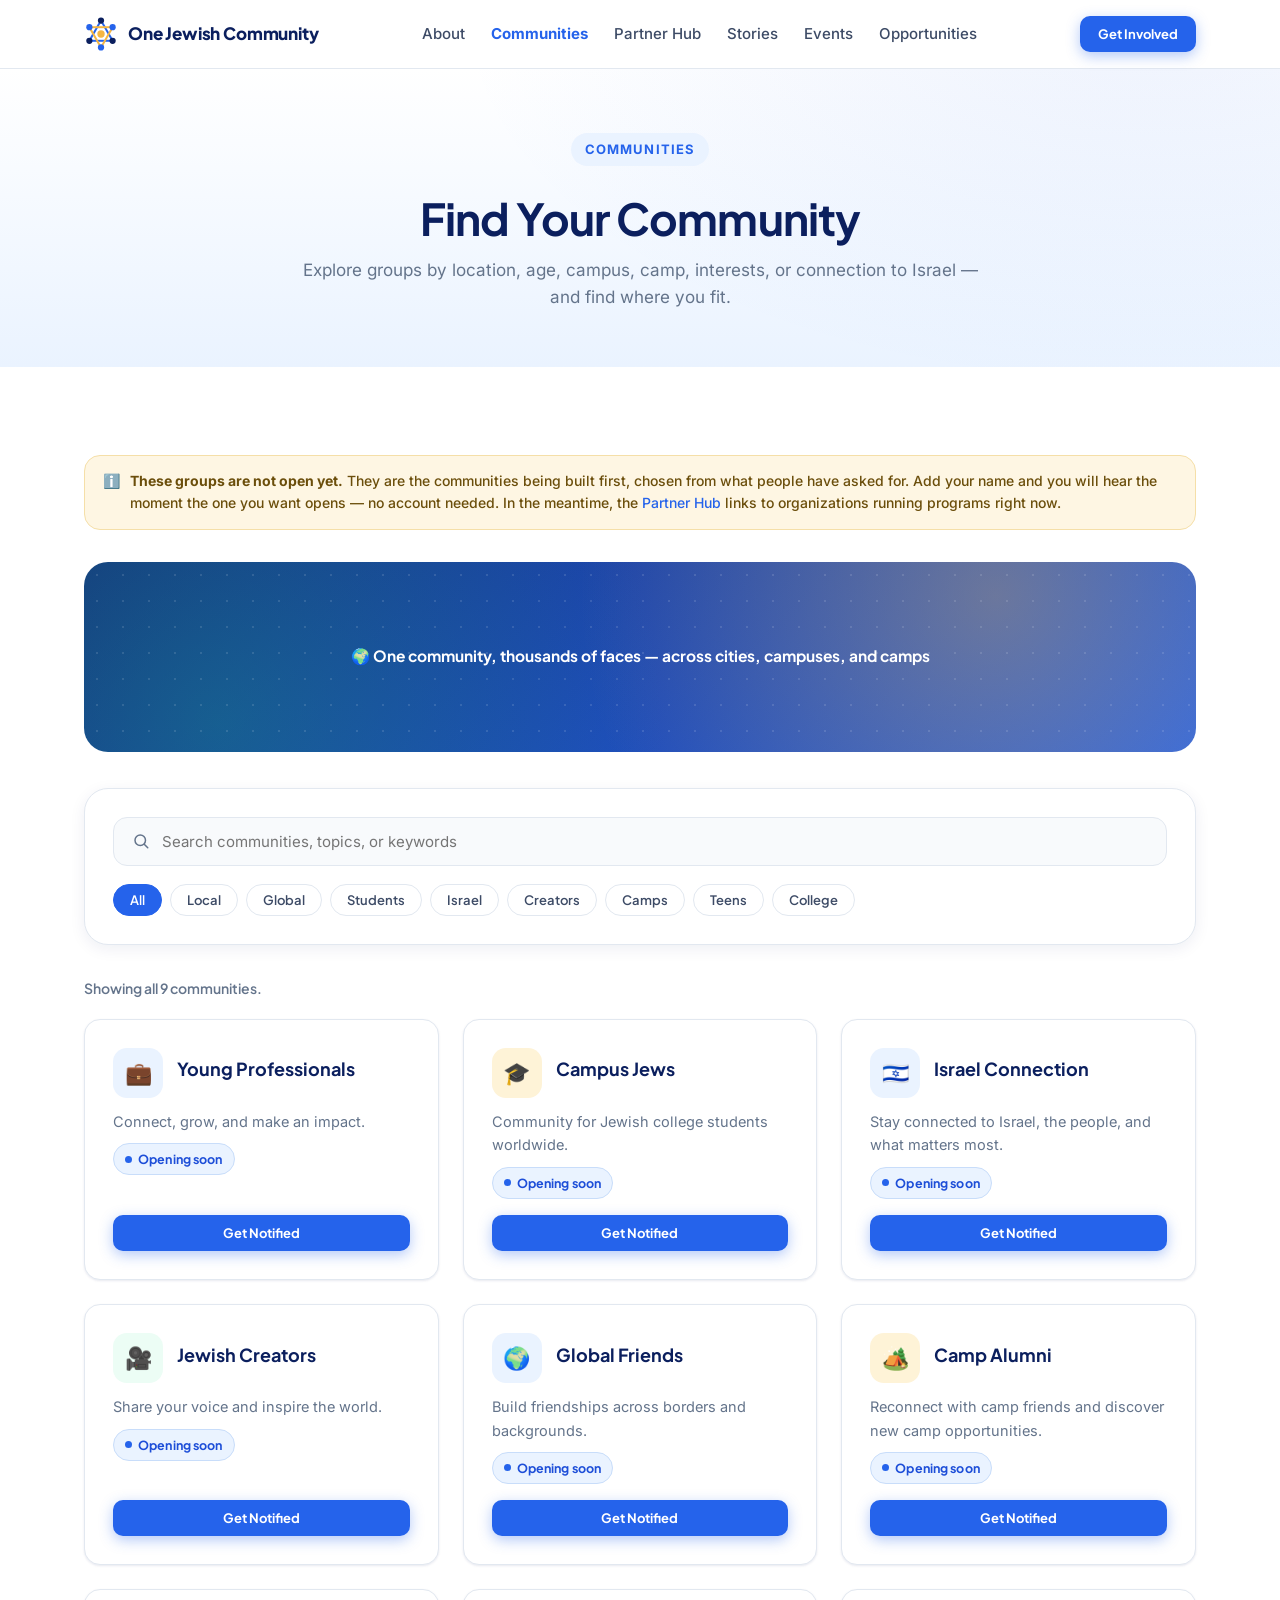
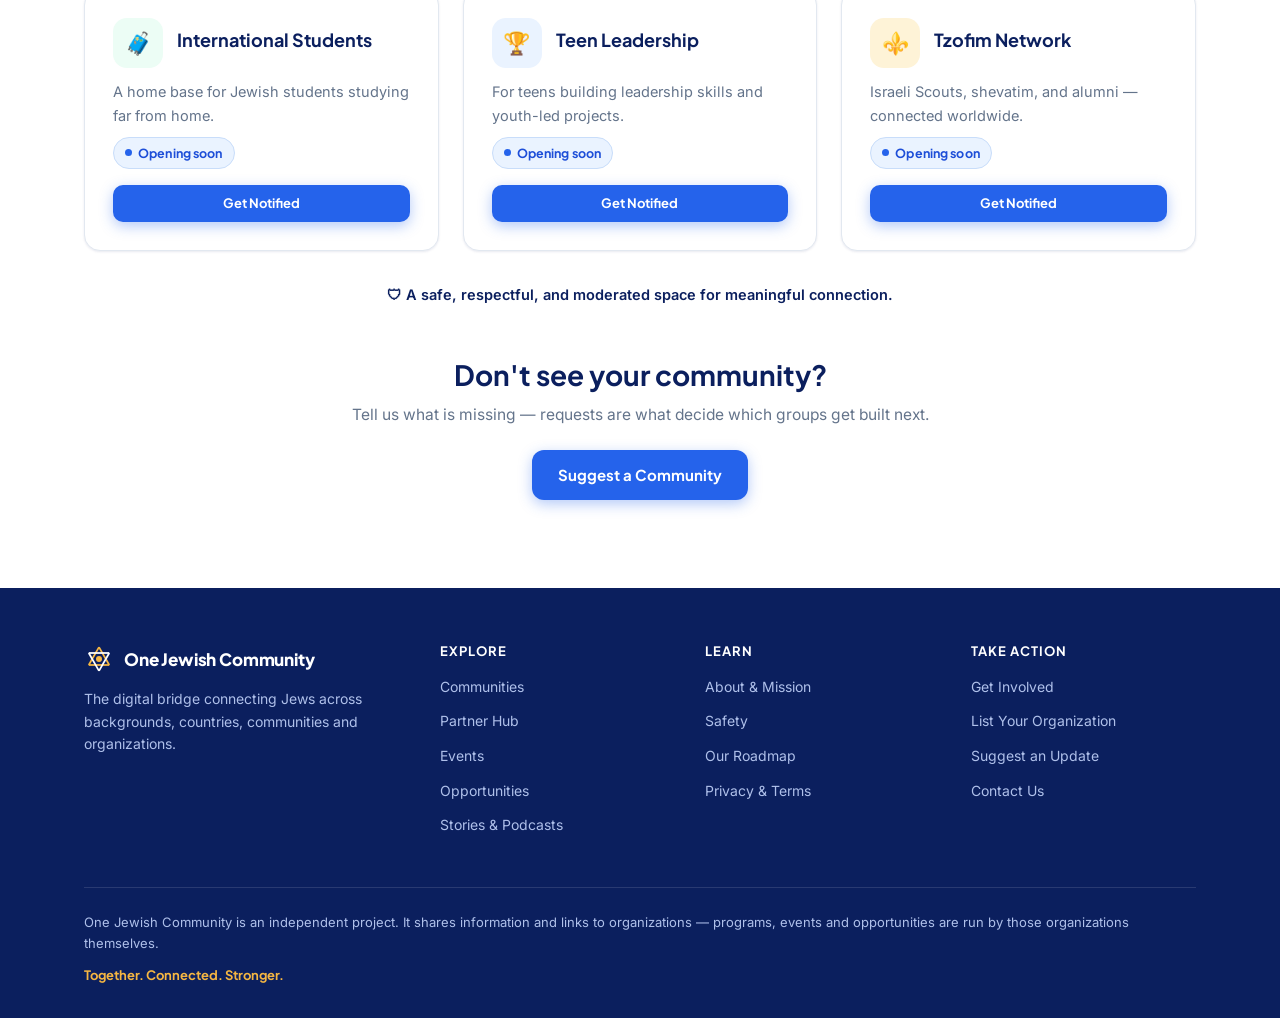
<file: communities.html>
<!DOCTYPE html>
<html lang="en">
<head>
<meta charset="UTF-8">
<meta name="viewport" content="width=device-width, initial-scale=1.0">
<title>Communities — One Jewish Community</title>
<meta name="description" content="Explore Jewish communities by location, age, campus, camp, interests or connection to Israel — and find where you fit.">
<link rel="canonical" href="https://benisbetter.github.io/onejewishcommunity/communities.html">
<meta name="theme-color" content="#0B1F5E">
<meta name="color-scheme" content="light">

<meta property="og:type" content="website">
<meta property="og:site_name" content="One Jewish Community">
<meta property="og:locale" content="en_US">
<meta property="og:title" content="Find Your Community">
<meta property="og:description" content="Explore Jewish communities by location, age, campus, camp, interests or connection to Israel — and find where you fit.">
<meta property="og:url" content="https://benisbetter.github.io/onejewishcommunity/communities.html">
<meta property="og:image" content="https://benisbetter.github.io/onejewishcommunity/og-image.png">
<meta property="og:image:width" content="1200">
<meta property="og:image:height" content="630">
<meta property="og:image:alt" content="One Jewish Community — Together. Connected. Stronger.">
<meta name="twitter:card" content="summary_large_image">
<meta name="twitter:title" content="Find Your Community">
<meta name="twitter:description" content="Explore Jewish communities by location, age, campus, camp, interests or connection to Israel — and find where you fit.">
<meta name="twitter:image" content="https://benisbetter.github.io/onejewishcommunity/og-image.png">

<link rel="icon" href="favicon.svg" type="image/svg+xml">
<link rel="apple-touch-icon" href="favicon.svg">

<link rel="preload" href="fonts/inter-400-latin.woff2" as="font" type="font/woff2" crossorigin>
<link rel="preload" href="fonts/plus-jakarta-sans-700-latin.woff2" as="font" type="font/woff2" crossorigin>
<link rel="stylesheet" href="fonts.css?v=3">
<link rel="stylesheet" href="styles.css?v=3">
</head>
<body data-item-noun="community" data-item-plural="communities">

<a class="skip-link" href="#main">Skip to content</a>

<!-- ============ HEADER ============ -->
<header class="site-header">
  <div class="container nav">
    <a href="index.html" class="brand">
      <svg class="brand-mark" width="34" height="34" viewBox="0 0 24 24" fill="none" aria-hidden="true" focusable="false" xmlns="http://www.w3.org/2000/svg">
        <line x1="12" y1="2.5" x2="3.8" y2="16.8" stroke="#2563EB" stroke-width="1.4"/>
        <line x1="3.8" y1="16.8" x2="20.2" y2="16.8" stroke="#2563EB" stroke-width="1.4"/>
        <line x1="20.2" y1="16.8" x2="12" y2="2.5" stroke="#2563EB" stroke-width="1.4"/>
        <line x1="12" y1="21.5" x2="3.8" y2="7.2" stroke="#F5B642" stroke-width="1.4"/>
        <line x1="3.8" y1="7.2" x2="20.2" y2="7.2" stroke="#F5B642" stroke-width="1.4"/>
        <line x1="20.2" y1="7.2" x2="12" y2="21.5" stroke="#F5B642" stroke-width="1.4"/>
        <circle cx="12" cy="2.5" r="2.2" fill="#0B1F5E"/>
        <circle cx="3.8" cy="16.8" r="2.2" fill="#0B1F5E"/>
        <circle cx="20.2" cy="16.8" r="2.2" fill="#0B1F5E"/>
        <circle cx="12" cy="21.5" r="2.2" fill="#2563EB"/>
        <circle cx="3.8" cy="7.2" r="2.2" fill="#2563EB"/>
        <circle cx="20.2" cy="7.2" r="2.2" fill="#2563EB"/>
        <circle cx="12" cy="12" r="2.6" fill="#F5B642"/>
      </svg>
      One Jewish Community
    </a>
    <nav aria-label="Main">
      <ul class="nav-links" id="navLinks">
        <li><a href="about.html">About</a></li>
        <li><a href="communities.html" class="active" aria-current="page">Communities</a></li>
        <li><a href="partners.html">Partner Hub</a></li>
        <li><a href="stories.html">Stories</a></li>
        <li><a href="events.html">Events</a></li>
        <li><a href="opportunities.html">Opportunities</a></li>
        <li class="nav-join"><a href="join.html">Get Involved</a></li>
      </ul>
    </nav>
    <div class="nav-cta">
      <a href="join.html" class="btn btn-primary btn-sm">Get Involved</a>
      <button class="nav-toggle" id="navToggle" type="button" aria-label="Open menu" aria-expanded="false" aria-controls="navLinks">
        <span></span><span></span><span></span>
      </button>
    </div>
  </div>
</header>


<main id="main">
<!-- ============ PAGE HERO ============ -->
<section class="page-hero">
  <div class="container">
    <span class="eyebrow">Communities</span>
    <h1>Find Your Community</h1>
    <p>Explore groups by location, age, campus, camp, interests, or connection to Israel — and find where you fit.</p>
  </div>
</section>

<!-- ============ COMMUNITY EXPLORER ============ -->
<section>
  <div class="container">
    <div class="note-strip reveal">
      <span>ℹ️</span>
      <span><strong>These groups are not open yet.</strong> They are the communities being built first, chosen from what people have asked for. Add your name and you will hear the moment the one you want opens — no account needed. In the meantime, the <a href="partners.html">Partner Hub</a> links to organizations running programs right now.</span>
    </div>

    <div class="img-ph banner reveal"><span>🌍 One community, thousands of faces — across cities, campuses, and camps</span></div>

    <div class="search-shell reveal">
      <div class="search-bar">
        <svg width="18" height="18" viewBox="0 0 24 24" fill="none" stroke="#64748B" stroke-width="2" stroke-linecap="round"><circle cx="11" cy="11" r="7"/><line x1="21" y1="21" x2="16.65" y2="16.65"/></svg>
        <input type="text" id="siteSearch" placeholder="Search communities, topics, or keywords" aria-label="Search communities">
      </div>
      <div class="filter-chips" role="group" aria-label="Filter communities">
        <button class="chip active" type="button" data-filter="all">All</button>
        <button class="chip" type="button" data-filter="local">Local</button>
        <button class="chip" type="button" data-filter="global">Global</button>
        <button class="chip" type="button" data-filter="students">Students</button>
        <button class="chip" type="button" data-filter="israel">Israel</button>
        <button class="chip" type="button" data-filter="creators">Creators</button>
        <button class="chip" type="button" data-filter="camps">Camps</button>
        <button class="chip" type="button" data-filter="teens">Teens</button>
        <button class="chip" type="button" data-filter="college">College</button>
      </div>
    </div>

    <p class="result-count" id="resultCount" role="status" aria-live="polite"></p>

    <div class="grid grid-3">
      <div class="card community-card reveal" data-filterable data-tags="global local">
        <div class="community-top">
          <div class="community-avatar" style="background:#EAF3FF;">💼</div>
          <h3>Young Professionals</h3>
        </div>
        <p>Connect, grow, and make an impact.</p>
        <span class="members status-soon">Opening soon</span>
        <a href="join.html#individual" class="btn btn-primary btn-sm">Get Notified</a>
      </div>
      <div class="card community-card reveal" data-filterable data-tags="students college global">
        <div class="community-top">
          <div class="community-avatar" style="background:#FEF3D7;">🎓</div>
          <h3>Campus Jews</h3>
        </div>
        <p>Community for Jewish college students worldwide.</p>
        <span class="members status-soon">Opening soon</span>
        <a href="join.html#individual" class="btn btn-primary btn-sm">Get Notified</a>
      </div>
      <div class="card community-card reveal" data-filterable data-tags="israel global">
        <div class="community-top">
          <div class="community-avatar" style="background:#EAF3FF;">🇮🇱</div>
          <h3>Israel Connection</h3>
        </div>
        <p>Stay connected to Israel, the people, and what matters most.</p>
        <span class="members status-soon">Opening soon</span>
        <a href="join.html#individual" class="btn btn-primary btn-sm">Get Notified</a>
      </div>
      <div class="card community-card reveal" data-filterable data-tags="creators global">
        <div class="community-top">
          <div class="community-avatar" style="background:#ECFDF5;">🎥</div>
          <h3>Jewish Creators</h3>
        </div>
        <p>Share your voice and inspire the world.</p>
        <span class="members status-soon">Opening soon</span>
        <a href="join.html#individual" class="btn btn-primary btn-sm">Get Notified</a>
      </div>
      <div class="card community-card reveal" data-filterable data-tags="global">
        <div class="community-top">
          <div class="community-avatar" style="background:#EAF3FF;">🌍</div>
          <h3>Global Friends</h3>
        </div>
        <p>Build friendships across borders and backgrounds.</p>
        <span class="members status-soon">Opening soon</span>
        <a href="join.html#individual" class="btn btn-primary btn-sm">Get Notified</a>
      </div>
      <div class="card community-card reveal" data-filterable data-tags="camps local">
        <div class="community-top">
          <div class="community-avatar" style="background:#FEF3D7;">🏕️</div>
          <h3>Camp Alumni</h3>
        </div>
        <p>Reconnect with camp friends and discover new camp opportunities.</p>
        <span class="members status-soon">Opening soon</span>
        <a href="join.html#individual" class="btn btn-primary btn-sm">Get Notified</a>
      </div>
      <div class="card community-card reveal" data-filterable data-tags="students global">
        <div class="community-top">
          <div class="community-avatar" style="background:#ECFDF5;">🧳</div>
          <h3>International Students</h3>
        </div>
        <p>A home base for Jewish students studying far from home.</p>
        <span class="members status-soon">Opening soon</span>
        <a href="join.html#individual" class="btn btn-primary btn-sm">Get Notified</a>
      </div>
      <div class="card community-card reveal" data-filterable data-tags="teens local">
        <div class="community-top">
          <div class="community-avatar" style="background:#EAF3FF;">🏆</div>
          <h3>Teen Leadership</h3>
        </div>
        <p>For teens building leadership skills and youth-led projects.</p>
        <span class="members status-soon">Opening soon</span>
        <a href="join.html#individual" class="btn btn-primary btn-sm">Get Notified</a>
      </div>
      <div class="card community-card reveal" data-filterable data-tags="israel teens local">
        <div class="community-top">
          <div class="community-avatar" style="background:#FEF3D7;">⚜️</div>
          <h3>Tzofim Network</h3>
        </div>
        <p>Israeli Scouts, shevatim, and alumni — connected worldwide.</p>
        <span class="members status-soon">Opening soon</span>
        <a href="join.html#individual" class="btn btn-primary btn-sm">Get Notified</a>
      </div>
    </div>
    <p class="no-results" id="noResults">No communities match that search. Try a different keyword or filter.</p>
    <p class="safety-note">🛡 A safe, respectful, and moderated space for meaningful connection.</p>

    <div class="get-cta reveal">
      <h3>Don't see your community?</h3>
      <p class="cta-sub">Tell us what is missing — requests are what decide which groups get built next.</p>
      <a href="about.html#suggest" class="btn btn-primary">Suggest a Community</a>
    </div>
  </div>
</section>
</main>

<!-- ============ FOOTER ============ -->
<footer class="site-footer">
  <div class="container">
    <div class="footer-grid">
      <div>
        <a href="index.html" class="brand">
          <svg width="30" height="30" viewBox="0 0 24 24" fill="none" aria-hidden="true" focusable="false" xmlns="http://www.w3.org/2000/svg">
            <line x1="12" y1="2.5" x2="3.8" y2="16.8" stroke="#F5B642" stroke-width="1.4"/>
            <line x1="3.8" y1="16.8" x2="20.2" y2="16.8" stroke="#F5B642" stroke-width="1.4"/>
            <line x1="20.2" y1="16.8" x2="12" y2="2.5" stroke="#F5B642" stroke-width="1.4"/>
            <line x1="12" y1="21.5" x2="3.8" y2="7.2" stroke="#FFFFFF" stroke-width="1.4"/>
            <line x1="3.8" y1="7.2" x2="20.2" y2="7.2" stroke="#FFFFFF" stroke-width="1.4"/>
            <line x1="20.2" y1="7.2" x2="12" y2="21.5" stroke="#FFFFFF" stroke-width="1.4"/>
            <circle cx="12" cy="12" r="2.4" fill="#F5B642"/>
          </svg>
          One Jewish Community
        </a>
        <p class="footer-tagline">The digital bridge connecting Jews across backgrounds, countries, communities and organizations.</p>
      </div>
      <div class="footer-col">
        <h2>Explore</h2>
        <ul>
          <li><a href="communities.html">Communities</a></li>
          <li><a href="partners.html">Partner Hub</a></li>
          <li><a href="events.html">Events</a></li>
          <li><a href="opportunities.html">Opportunities</a></li>
          <li><a href="stories.html">Stories &amp; Podcasts</a></li>
        </ul>
      </div>
      <div class="footer-col">
        <h2>Learn</h2>
        <ul>
          <li><a href="about.html">About &amp; Mission</a></li>
          <li><a href="about.html#safety">Safety</a></li>
          <li><a href="about.html#roadmap">Our Roadmap</a></li>
          <li><a href="privacy.html">Privacy &amp; Terms</a></li>
        </ul>
      </div>
      <div class="footer-col">
        <h2>Take Action</h2>
        <ul>
          <li><a href="join.html">Get Involved</a></li>
          <li><a href="join.html#organization">List Your Organization</a></li>
          <li><a href="about.html#suggest">Suggest an Update</a></li>
          <li><a href="contact.html">Contact Us</a></li>
        </ul>
      </div>
    </div>
    <div class="footer-bottom">
      <span>One Jewish Community is an independent project. It shares information and links to organizations — programs, events and opportunities are run by those organizations themselves.</span>
      <span class="footer-slogan">Together. Connected. Stronger.</span>
    </div>
  </div>
</footer>

<script src="script.js?v=3"></script>
</body>
</html>
</file>
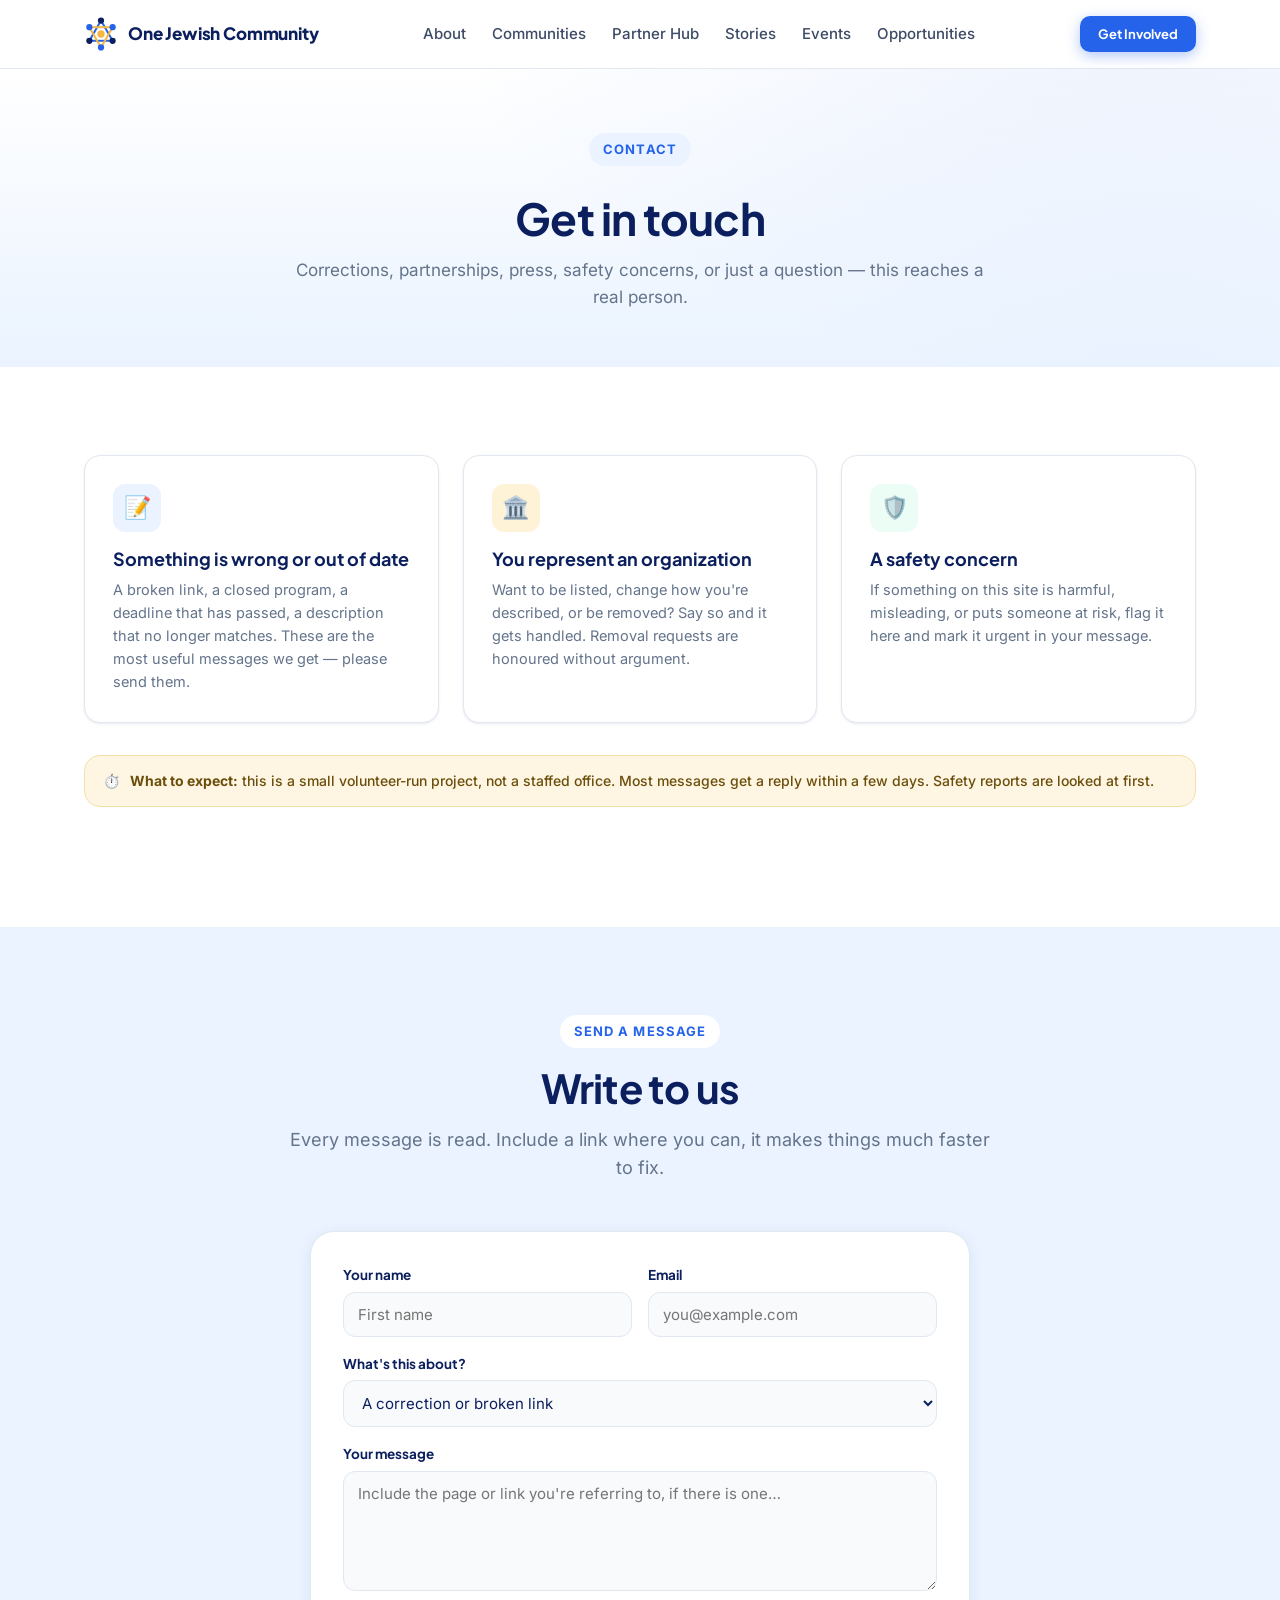
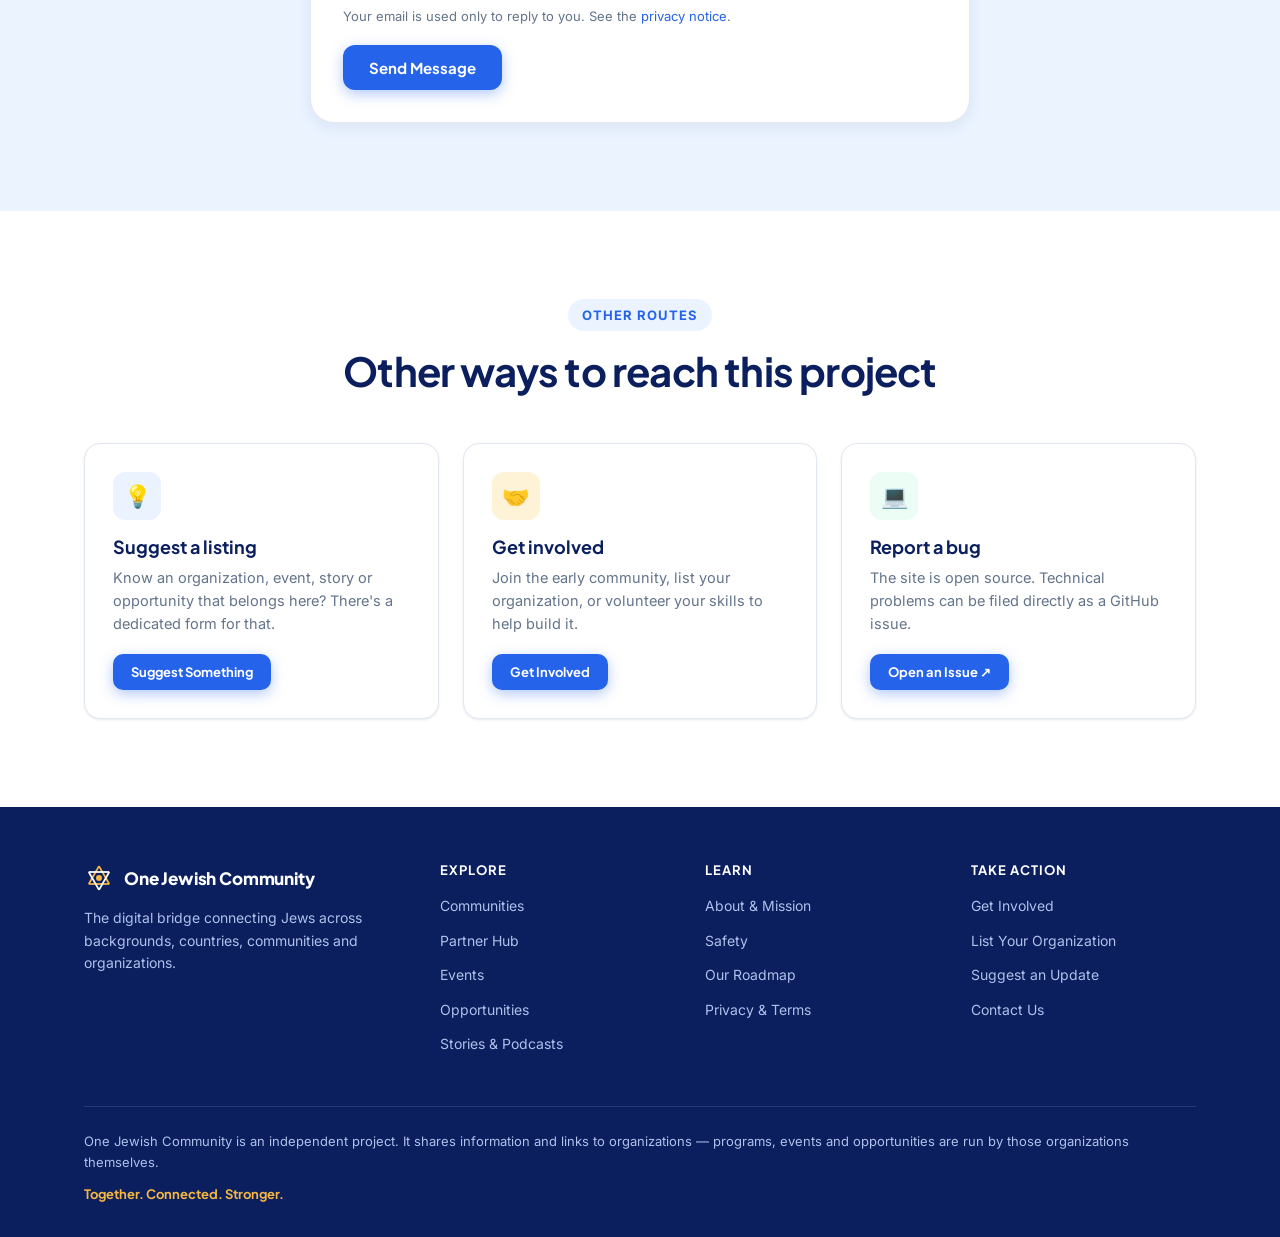
<file: contact.html>
<!DOCTYPE html>
<html lang="en">
<head>
<meta charset="UTF-8">
<meta name="viewport" content="width=device-width, initial-scale=1.0">
<title>Contact — One Jewish Community</title>
<meta name="description" content="Get in touch about partnerships, corrections, press, safety concerns or anything else.">
<link rel="canonical" href="https://benisbetter.github.io/onejewishcommunity/contact.html">
<meta name="theme-color" content="#0B1F5E">
<meta name="color-scheme" content="light">

<meta property="og:type" content="website">
<meta property="og:site_name" content="One Jewish Community">
<meta property="og:locale" content="en_US">
<meta property="og:title" content="Contact One Jewish Community">
<meta property="og:description" content="Get in touch about partnerships, corrections, press, safety concerns or anything else.">
<meta property="og:url" content="https://benisbetter.github.io/onejewishcommunity/contact.html">
<meta property="og:image" content="https://benisbetter.github.io/onejewishcommunity/og-image.png">
<meta property="og:image:width" content="1200">
<meta property="og:image:height" content="630">
<meta property="og:image:alt" content="One Jewish Community — Together. Connected. Stronger.">
<meta name="twitter:card" content="summary_large_image">
<meta name="twitter:title" content="Contact One Jewish Community">
<meta name="twitter:description" content="Get in touch about partnerships, corrections, press, safety concerns or anything else.">
<meta name="twitter:image" content="https://benisbetter.github.io/onejewishcommunity/og-image.png">

<link rel="icon" href="favicon.svg" type="image/svg+xml">
<link rel="apple-touch-icon" href="favicon.svg">

<link rel="preload" href="fonts/inter-400-latin.woff2" as="font" type="font/woff2" crossorigin>
<link rel="preload" href="fonts/plus-jakarta-sans-700-latin.woff2" as="font" type="font/woff2" crossorigin>
<link rel="stylesheet" href="fonts.css?v=3">
<link rel="stylesheet" href="styles.css?v=3">
</head>
<body>
<a class="skip-link" href="#main">Skip to content</a>

<!-- ============ HEADER ============ -->
<header class="site-header">
  <div class="container nav">
    <a href="index.html" class="brand">
      <svg class="brand-mark" width="34" height="34" viewBox="0 0 24 24" fill="none" aria-hidden="true" focusable="false" xmlns="http://www.w3.org/2000/svg">
        <line x1="12" y1="2.5" x2="3.8" y2="16.8" stroke="#2563EB" stroke-width="1.4"/>
        <line x1="3.8" y1="16.8" x2="20.2" y2="16.8" stroke="#2563EB" stroke-width="1.4"/>
        <line x1="20.2" y1="16.8" x2="12" y2="2.5" stroke="#2563EB" stroke-width="1.4"/>
        <line x1="12" y1="21.5" x2="3.8" y2="7.2" stroke="#F5B642" stroke-width="1.4"/>
        <line x1="3.8" y1="7.2" x2="20.2" y2="7.2" stroke="#F5B642" stroke-width="1.4"/>
        <line x1="20.2" y1="7.2" x2="12" y2="21.5" stroke="#F5B642" stroke-width="1.4"/>
        <circle cx="12" cy="2.5" r="2.2" fill="#0B1F5E"/>
        <circle cx="3.8" cy="16.8" r="2.2" fill="#0B1F5E"/>
        <circle cx="20.2" cy="16.8" r="2.2" fill="#0B1F5E"/>
        <circle cx="12" cy="21.5" r="2.2" fill="#2563EB"/>
        <circle cx="3.8" cy="7.2" r="2.2" fill="#2563EB"/>
        <circle cx="20.2" cy="7.2" r="2.2" fill="#2563EB"/>
        <circle cx="12" cy="12" r="2.6" fill="#F5B642"/>
      </svg>
      One Jewish Community
    </a>
    <nav aria-label="Main">
      <ul class="nav-links" id="navLinks">
        <li><a href="about.html">About</a></li>
        <li><a href="communities.html">Communities</a></li>
        <li><a href="partners.html">Partner Hub</a></li>
        <li><a href="stories.html">Stories</a></li>
        <li><a href="events.html">Events</a></li>
        <li><a href="opportunities.html">Opportunities</a></li>
        <li class="nav-join"><a href="join.html">Get Involved</a></li>
      </ul>
    </nav>
    <div class="nav-cta">
      <a href="join.html" class="btn btn-primary btn-sm">Get Involved</a>
      <button class="nav-toggle" id="navToggle" type="button" aria-label="Open menu" aria-expanded="false" aria-controls="navLinks">
        <span></span><span></span><span></span>
      </button>
    </div>
  </div>
</header>


<main id="main">
<!-- ============ PAGE HERO ============ -->
<section class="page-hero">
  <div class="container">
    <span class="eyebrow">Contact</span>
    <h1>Get in touch</h1>
    <p>Corrections, partnerships, press, safety concerns, or just a question — this reaches a real person.</p>
  </div>
</section>

<!-- ============ REASONS ============ -->
<section>
  <div class="container">
    <div class="grid grid-3">
      <div class="card reveal">
        <div class="icon-box">📝</div>
        <h3>Something is wrong or out of date</h3>
        <p>A broken link, a closed program, a deadline that has passed, a description that no longer matches. These are the most useful messages we get — please send them.</p>
      </div>
      <div class="card reveal">
        <div class="icon-box gold">🏛️</div>
        <h3>You represent an organization</h3>
        <p>Want to be listed, change how you're described, or be removed? Say so and it gets handled. Removal requests are honoured without argument.</p>
      </div>
      <div class="card reveal">
        <div class="icon-box green">🛡️</div>
        <h3>A safety concern</h3>
        <p>If something on this site is harmful, misleading, or puts someone at risk, flag it here and mark it urgent in your message.</p>
      </div>
    </div>

    <div class="note-strip" style="margin-top: 32px;">
      <span>⏱️</span>
      <span><strong>What to expect:</strong> this is a small volunteer-run project, not a staffed office. Most messages get a reply within a few days. Safety reports are looked at first.</span>
    </div>
  </div>
</section>

<!-- ============ FORM ============ -->
<section class="section-alt">
  <div class="container">
    <div class="section-head center reveal">
      <span class="eyebrow">Send a message</span>
      <h2 class="section-title">Write to us</h2>
      <p class="section-lead">Every message is read. Include a link where you can, it makes things much faster to fix.</p>
    </div>

    <form class="suggest-form reveal" id="contactForm" data-form="Contact message" novalidate>
      <div class="form-row">
        <div class="form-field">
          <label for="ctName">Your name</label>
          <input id="ctName" type="text" name="name" autocomplete="name" placeholder="First name" required>
        </div>
        <div class="form-field">
          <label for="ctEmail">Email</label>
          <input id="ctEmail" type="email" name="email" autocomplete="email" placeholder="you@example.com" required>
        </div>
      </div>
      <div class="form-field">
        <label for="ctReason">What's this about?</label>
        <select id="ctReason" name="reason">
          <option>A correction or broken link</option>
          <option>Listing or changing an organization</option>
          <option>A safety concern — urgent</option>
          <option>Press or media</option>
          <option>Volunteering or contributing</option>
          <option>Something else</option>
        </select>
      </div>
      <div class="form-field">
        <label for="ctMsg">Your message</label>
        <textarea id="ctMsg" name="message" placeholder="Include the page or link you're referring to, if there is one…" required></textarea>
      </div>
      <p class="form-consent">Your email is used only to reply to you. See the <a href="privacy.html">privacy notice</a>.</p>
      <button type="submit" class="btn btn-primary">Send Message</button>
      <p class="form-status" data-form-status role="status" aria-live="polite"></p>
    </form>
  </div>
</section>

<!-- ============ ELSEWHERE ============ -->
<section>
  <div class="container">
    <div class="section-head center reveal">
      <span class="eyebrow">Other routes</span>
      <h2 class="section-title">Other ways to reach this project</h2>
    </div>
    <div class="grid grid-3">
      <div class="card get-card reveal">
        <div class="icon-box">💡</div>
        <h3>Suggest a listing</h3>
        <p>Know an organization, event, story or opportunity that belongs here? There's a dedicated form for that.</p>
        <a href="about.html#suggest" class="btn btn-primary btn-sm">Suggest Something</a>
      </div>
      <div class="card get-card reveal">
        <div class="icon-box gold">🤝</div>
        <h3>Get involved</h3>
        <p>Join the early community, list your organization, or volunteer your skills to help build it.</p>
        <a href="join.html" class="btn btn-primary btn-sm">Get Involved</a>
      </div>
      <div class="card get-card reveal">
        <div class="icon-box green">💻</div>
        <h3>Report a bug</h3>
        <p>The site is open source. Technical problems can be filed directly as a GitHub issue.</p>
        <a href="https://github.com/benisbetter/onejewishcommunity/issues" target="_blank" rel="noopener noreferrer" class="btn btn-primary btn-sm">Open an Issue ↗</a>
      </div>
    </div>
  </div>
</section>
</main>

<!-- ============ FOOTER ============ -->
<footer class="site-footer">
  <div class="container">
    <div class="footer-grid">
      <div>
        <a href="index.html" class="brand">
          <svg width="30" height="30" viewBox="0 0 24 24" fill="none" aria-hidden="true" focusable="false" xmlns="http://www.w3.org/2000/svg">
            <line x1="12" y1="2.5" x2="3.8" y2="16.8" stroke="#F5B642" stroke-width="1.4"/>
            <line x1="3.8" y1="16.8" x2="20.2" y2="16.8" stroke="#F5B642" stroke-width="1.4"/>
            <line x1="20.2" y1="16.8" x2="12" y2="2.5" stroke="#F5B642" stroke-width="1.4"/>
            <line x1="12" y1="21.5" x2="3.8" y2="7.2" stroke="#FFFFFF" stroke-width="1.4"/>
            <line x1="3.8" y1="7.2" x2="20.2" y2="7.2" stroke="#FFFFFF" stroke-width="1.4"/>
            <line x1="20.2" y1="7.2" x2="12" y2="21.5" stroke="#FFFFFF" stroke-width="1.4"/>
            <circle cx="12" cy="12" r="2.4" fill="#F5B642"/>
          </svg>
          One Jewish Community
        </a>
        <p class="footer-tagline">The digital bridge connecting Jews across backgrounds, countries, communities and organizations.</p>
      </div>
      <div class="footer-col">
        <h2>Explore</h2>
        <ul>
          <li><a href="communities.html">Communities</a></li>
          <li><a href="partners.html">Partner Hub</a></li>
          <li><a href="events.html">Events</a></li>
          <li><a href="opportunities.html">Opportunities</a></li>
          <li><a href="stories.html">Stories &amp; Podcasts</a></li>
        </ul>
      </div>
      <div class="footer-col">
        <h2>Learn</h2>
        <ul>
          <li><a href="about.html">About &amp; Mission</a></li>
          <li><a href="about.html#safety">Safety</a></li>
          <li><a href="about.html#roadmap">Our Roadmap</a></li>
          <li><a href="privacy.html">Privacy &amp; Terms</a></li>
        </ul>
      </div>
      <div class="footer-col">
        <h2>Take Action</h2>
        <ul>
          <li><a href="join.html">Get Involved</a></li>
          <li><a href="join.html#organization">List Your Organization</a></li>
          <li><a href="about.html#suggest">Suggest an Update</a></li>
          <li><a href="contact.html">Contact Us</a></li>
        </ul>
      </div>
    </div>
    <div class="footer-bottom">
      <span>One Jewish Community is an independent project. It shares information and links to organizations — programs, events and opportunities are run by those organizations themselves.</span>
      <span class="footer-slogan">Together. Connected. Stronger.</span>
    </div>
  </div>
</footer>

<script src="script.js?v=3"></script>
</body>
</html>
</file>
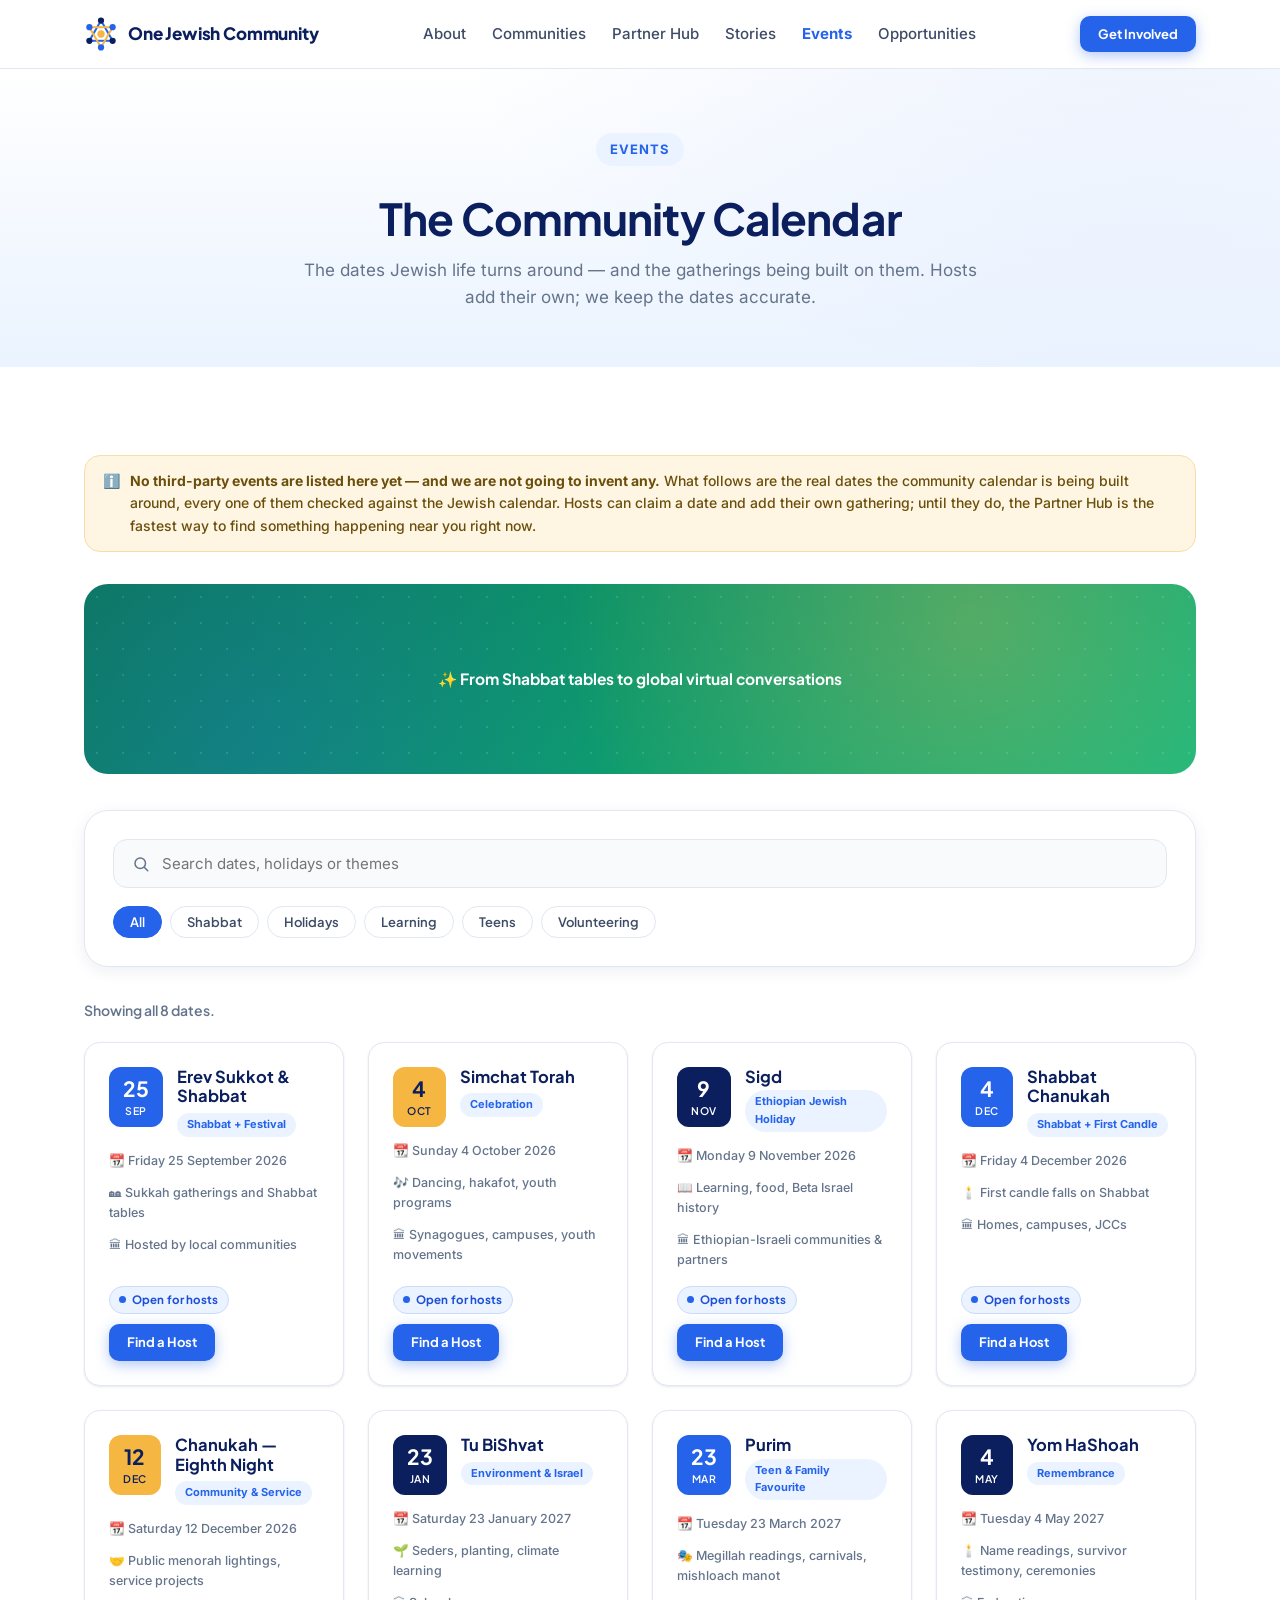
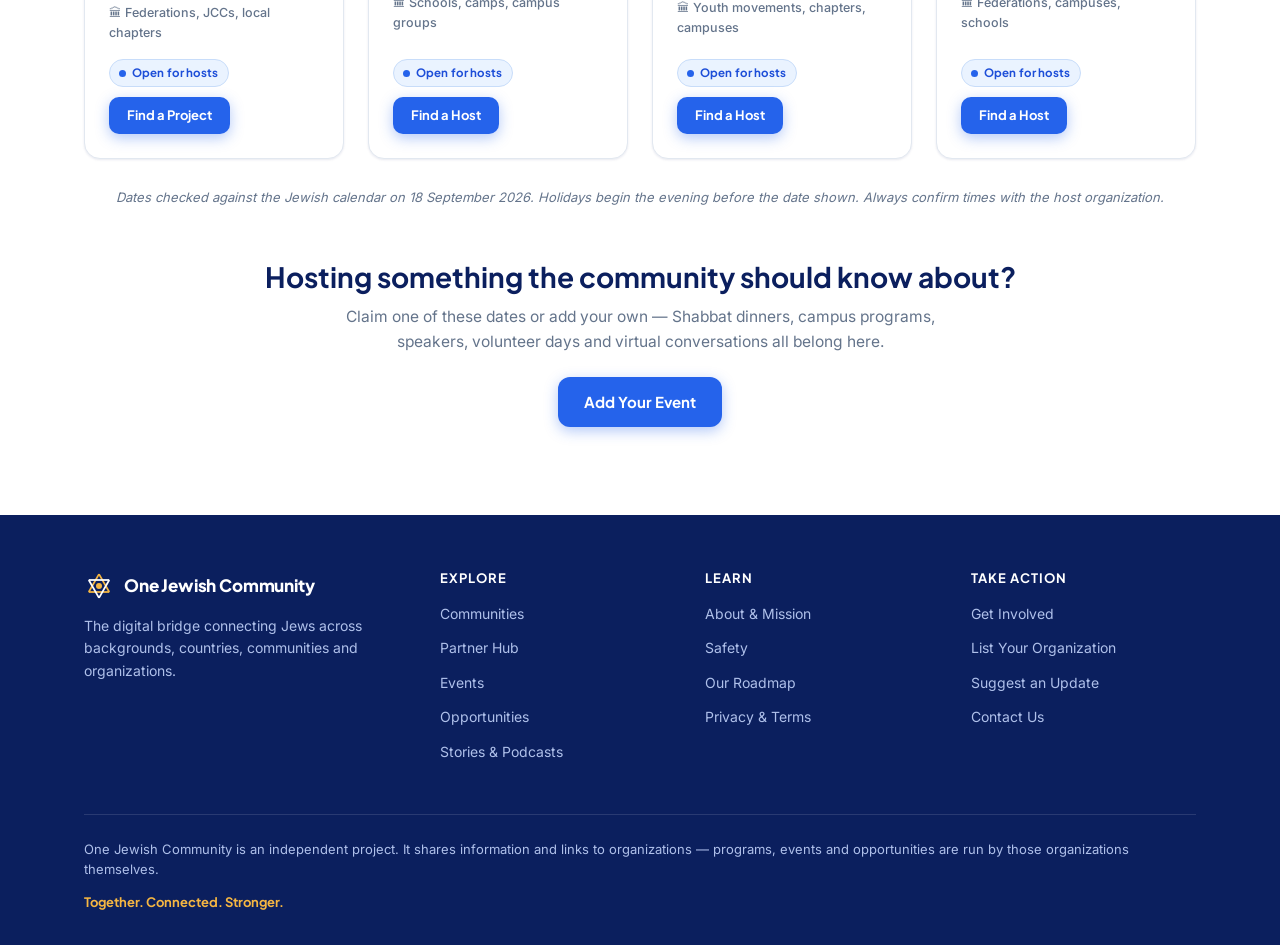
<file: events.html>
<!DOCTYPE html>
<html lang="en">
<head>
<meta charset="UTF-8">
<meta name="viewport" content="width=device-width, initial-scale=1.0">
<title>Events — One Jewish Community</title>
<meta name="description" content="Shabbat dinners, campus programs, teen leadership, Israel education nights and virtual global conversations.">
<link rel="canonical" href="https://benisbetter.github.io/onejewishcommunity/events.html">
<meta name="theme-color" content="#0B1F5E">
<meta name="color-scheme" content="light">

<meta property="og:type" content="website">
<meta property="og:site_name" content="One Jewish Community">
<meta property="og:locale" content="en_US">
<meta property="og:title" content="Events — One Jewish Community">
<meta property="og:description" content="Shabbat dinners, campus programs, teen leadership, Israel education nights and virtual global conversations.">
<meta property="og:url" content="https://benisbetter.github.io/onejewishcommunity/events.html">
<meta property="og:image" content="https://benisbetter.github.io/onejewishcommunity/og-image.png">
<meta property="og:image:width" content="1200">
<meta property="og:image:height" content="630">
<meta property="og:image:alt" content="One Jewish Community — Together. Connected. Stronger.">
<meta name="twitter:card" content="summary_large_image">
<meta name="twitter:title" content="Events — One Jewish Community">
<meta name="twitter:description" content="Shabbat dinners, campus programs, teen leadership, Israel education nights and virtual global conversations.">
<meta name="twitter:image" content="https://benisbetter.github.io/onejewishcommunity/og-image.png">

<link rel="icon" href="favicon.svg" type="image/svg+xml">
<link rel="apple-touch-icon" href="favicon.svg">

<link rel="preload" href="fonts/inter-400-latin.woff2" as="font" type="font/woff2" crossorigin>
<link rel="preload" href="fonts/plus-jakarta-sans-700-latin.woff2" as="font" type="font/woff2" crossorigin>
<link rel="stylesheet" href="fonts.css?v=3">
<link rel="stylesheet" href="styles.css?v=3">
</head>
<body data-item-noun="date" data-item-plural="dates">

<a class="skip-link" href="#main">Skip to content</a>

<!-- ============ HEADER ============ -->
<header class="site-header">
  <div class="container nav">
    <a href="index.html" class="brand">
      <svg class="brand-mark" width="34" height="34" viewBox="0 0 24 24" fill="none" aria-hidden="true" focusable="false" xmlns="http://www.w3.org/2000/svg">
        <line x1="12" y1="2.5" x2="3.8" y2="16.8" stroke="#2563EB" stroke-width="1.4"/>
        <line x1="3.8" y1="16.8" x2="20.2" y2="16.8" stroke="#2563EB" stroke-width="1.4"/>
        <line x1="20.2" y1="16.8" x2="12" y2="2.5" stroke="#2563EB" stroke-width="1.4"/>
        <line x1="12" y1="21.5" x2="3.8" y2="7.2" stroke="#F5B642" stroke-width="1.4"/>
        <line x1="3.8" y1="7.2" x2="20.2" y2="7.2" stroke="#F5B642" stroke-width="1.4"/>
        <line x1="20.2" y1="7.2" x2="12" y2="21.5" stroke="#F5B642" stroke-width="1.4"/>
        <circle cx="12" cy="2.5" r="2.2" fill="#0B1F5E"/>
        <circle cx="3.8" cy="16.8" r="2.2" fill="#0B1F5E"/>
        <circle cx="20.2" cy="16.8" r="2.2" fill="#0B1F5E"/>
        <circle cx="12" cy="21.5" r="2.2" fill="#2563EB"/>
        <circle cx="3.8" cy="7.2" r="2.2" fill="#2563EB"/>
        <circle cx="20.2" cy="7.2" r="2.2" fill="#2563EB"/>
        <circle cx="12" cy="12" r="2.6" fill="#F5B642"/>
      </svg>
      One Jewish Community
    </a>
    <nav aria-label="Main">
      <ul class="nav-links" id="navLinks">
        <li><a href="about.html">About</a></li>
        <li><a href="communities.html">Communities</a></li>
        <li><a href="partners.html">Partner Hub</a></li>
        <li><a href="stories.html">Stories</a></li>
        <li><a href="events.html" class="active" aria-current="page">Events</a></li>
        <li><a href="opportunities.html">Opportunities</a></li>
        <li class="nav-join"><a href="join.html">Get Involved</a></li>
      </ul>
    </nav>
    <div class="nav-cta">
      <a href="join.html" class="btn btn-primary btn-sm">Get Involved</a>
      <button class="nav-toggle" id="navToggle" type="button" aria-label="Open menu" aria-expanded="false" aria-controls="navLinks">
        <span></span><span></span><span></span>
      </button>
    </div>
  </div>
</header>


<main id="main">
<!-- ============ PAGE HERO ============ -->
<section class="page-hero">
  <div class="container">
    <span class="eyebrow">Events</span>
    <h1>The Community Calendar</h1>
    <p>The dates Jewish life turns around — and the gatherings being built on them. Hosts add their own; we keep the dates accurate.</p>
  </div>
</section>

<!-- ============ EVENT EXPLORER ============ -->
<section>
  <div class="container">
    <div class="note-strip reveal">
      <span>ℹ️</span>
      <span><strong>No third-party events are listed here yet — and we are not going to invent any.</strong> What follows are the real dates the community calendar is being built around, every one of them checked against the Jewish calendar. Hosts can claim a date and add their own gathering; until they do, the Partner Hub is the fastest way to find something happening near you right now.</span>
    </div>

    <div class="img-ph banner ph-green reveal"><span>✨ From Shabbat tables to global virtual conversations</span></div>

    <div class="search-shell reveal">
      <div class="search-bar">
        <svg width="18" height="18" viewBox="0 0 24 24" fill="none" stroke="#64748B" stroke-width="2" stroke-linecap="round" aria-hidden="true" focusable="false"><circle cx="11" cy="11" r="7"/><line x1="21" y1="21" x2="16.65" y2="16.65"/></svg>
        <input type="text" id="siteSearch" placeholder="Search dates, holidays or themes" aria-label="Search the calendar">
      </div>
      <div class="filter-chips" role="group" aria-label="Filter the calendar">
        <button class="chip active" type="button" data-filter="all">All</button>
        <button class="chip" type="button" data-filter="shabbat">Shabbat</button>
        <button class="chip" type="button" data-filter="holidays">Holidays</button>
        <button class="chip" type="button" data-filter="learning">Learning</button>
        <button class="chip" type="button" data-filter="teens">Teens</button>
        <button class="chip" type="button" data-filter="volunteer">Volunteering</button>
      </div>
    </div>

    <p class="result-count" id="resultCount" role="status" aria-live="polite"></p>

    <div class="grid grid-4">
      <div class="card event-card reveal" data-filterable data-tags="shabbat holidays">
        <div class="event-top">
          <div class="event-date"><b>25</b><span>Sep</span></div>
          <div class="event-info">
            <h3>Erev Sukkot &amp; Shabbat</h3>
            <span class="event-tag">Shabbat + Festival</span>
          </div>
        </div>
        <div class="event-meta">
          <span>📆 Friday 25 September 2026</span>
          <span>🏘 Sukkah gatherings and Shabbat tables</span>
          <span>🏛 Hosted by local communities</span>
        </div>
        <div class="event-foot">
          <span class="event-status">Open for hosts</span>
          <a href="partners.html" class="btn btn-primary btn-sm">Find a Host</a>
        </div>
      </div>

      <div class="card event-card reveal" data-filterable data-tags="holidays teens">
        <div class="event-top">
          <div class="event-date" style="background: var(--gold); color: var(--navy);"><b>4</b><span>Oct</span></div>
          <div class="event-info">
            <h3>Simchat Torah</h3>
            <span class="event-tag">Celebration</span>
          </div>
        </div>
        <div class="event-meta">
          <span>📆 Sunday 4 October 2026</span>
          <span>🎶 Dancing, hakafot, youth programs</span>
          <span>🏛 Synagogues, campuses, youth movements</span>
        </div>
        <div class="event-foot">
          <span class="event-status">Open for hosts</span>
          <a href="partners.html" class="btn btn-primary btn-sm">Find a Host</a>
        </div>
      </div>

      <div class="card event-card reveal" data-filterable data-tags="holidays learning">
        <div class="event-top">
          <div class="event-date" style="background: var(--navy);"><b>9</b><span>Nov</span></div>
          <div class="event-info">
            <h3>Sigd</h3>
            <span class="event-tag">Ethiopian Jewish Holiday</span>
          </div>
        </div>
        <div class="event-meta">
          <span>📆 Monday 9 November 2026</span>
          <span>📖 Learning, food, Beta Israel history</span>
          <span>🏛 Ethiopian-Israeli communities &amp; partners</span>
        </div>
        <div class="event-foot">
          <span class="event-status">Open for hosts</span>
          <a href="partners.html" class="btn btn-primary btn-sm">Find a Host</a>
        </div>
      </div>

      <div class="card event-card reveal" data-filterable data-tags="shabbat holidays">
        <div class="event-top">
          <div class="event-date"><b>4</b><span>Dec</span></div>
          <div class="event-info">
            <h3>Shabbat Chanukah</h3>
            <span class="event-tag">Shabbat + First Candle</span>
          </div>
        </div>
        <div class="event-meta">
          <span>📆 Friday 4 December 2026</span>
          <span>🕯️ First candle falls on Shabbat</span>
          <span>🏛 Homes, campuses, JCCs</span>
        </div>
        <div class="event-foot">
          <span class="event-status">Open for hosts</span>
          <a href="partners.html" class="btn btn-primary btn-sm">Find a Host</a>
        </div>
      </div>

      <div class="card event-card reveal" data-filterable data-tags="holidays volunteer">
        <div class="event-top">
          <div class="event-date" style="background: var(--gold); color: var(--navy);"><b>12</b><span>Dec</span></div>
          <div class="event-info">
            <h3>Chanukah — Eighth Night</h3>
            <span class="event-tag">Community &amp; Service</span>
          </div>
        </div>
        <div class="event-meta">
          <span>📆 Saturday 12 December 2026</span>
          <span>🤝 Public menorah lightings, service projects</span>
          <span>🏛 Federations, JCCs, local chapters</span>
        </div>
        <div class="event-foot">
          <span class="event-status">Open for hosts</span>
          <a href="opportunities.html" class="btn btn-primary btn-sm">Find a Project</a>
        </div>
      </div>

      <div class="card event-card reveal" data-filterable data-tags="holidays volunteer learning">
        <div class="event-top">
          <div class="event-date" style="background: var(--navy);"><b>23</b><span>Jan</span></div>
          <div class="event-info">
            <h3>Tu BiShvat</h3>
            <span class="event-tag">Environment &amp; Israel</span>
          </div>
        </div>
        <div class="event-meta">
          <span>📆 Saturday 23 January 2027</span>
          <span>🌱 Seders, planting, climate learning</span>
          <span>🏛 Schools, camps, campus groups</span>
        </div>
        <div class="event-foot">
          <span class="event-status">Open for hosts</span>
          <a href="partners.html" class="btn btn-primary btn-sm">Find a Host</a>
        </div>
      </div>

      <div class="card event-card reveal" data-filterable data-tags="holidays teens">
        <div class="event-top">
          <div class="event-date"><b>23</b><span>Mar</span></div>
          <div class="event-info">
            <h3>Purim</h3>
            <span class="event-tag">Teen &amp; Family Favourite</span>
          </div>
        </div>
        <div class="event-meta">
          <span>📆 Tuesday 23 March 2027</span>
          <span>🎭 Megillah readings, carnivals, mishloach manot</span>
          <span>🏛 Youth movements, chapters, campuses</span>
        </div>
        <div class="event-foot">
          <span class="event-status">Open for hosts</span>
          <a href="partners.html" class="btn btn-primary btn-sm">Find a Host</a>
        </div>
      </div>

      <div class="card event-card reveal" data-filterable data-tags="learning holidays">
        <div class="event-top">
          <div class="event-date" style="background: var(--navy);"><b>4</b><span>May</span></div>
          <div class="event-info">
            <h3>Yom HaShoah</h3>
            <span class="event-tag">Remembrance</span>
          </div>
        </div>
        <div class="event-meta">
          <span>📆 Tuesday 4 May 2027</span>
          <span>🕯️ Name readings, survivor testimony, ceremonies</span>
          <span>🏛 Federations, campuses, schools</span>
        </div>
        <div class="event-foot">
          <span class="event-status">Open for hosts</span>
          <a href="partners.html" class="btn btn-primary btn-sm">Find a Host</a>
        </div>
      </div>
    </div>
    <p class="no-results" id="noResults">No dates match that search. Try a different keyword or filter.</p>
    <p class="placeholder-note">Dates checked against the Jewish calendar on 18 September 2026. Holidays begin the evening before the date shown. Always confirm times with the host organization.</p>

    <div class="get-cta reveal">
      <h3>Hosting something the community should know about?</h3>
      <p class="cta-sub">Claim one of these dates or add your own — Shabbat dinners, campus programs, speakers, volunteer days and virtual conversations all belong here.</p>
      <a href="about.html#suggest" class="btn btn-primary">Add Your Event</a>
    </div>
  </div>
</section>

</main>

<!-- ============ FOOTER ============ -->
<footer class="site-footer">
  <div class="container">
    <div class="footer-grid">
      <div>
        <a href="index.html" class="brand">
          <svg width="30" height="30" viewBox="0 0 24 24" fill="none" aria-hidden="true" focusable="false" xmlns="http://www.w3.org/2000/svg">
            <line x1="12" y1="2.5" x2="3.8" y2="16.8" stroke="#F5B642" stroke-width="1.4"/>
            <line x1="3.8" y1="16.8" x2="20.2" y2="16.8" stroke="#F5B642" stroke-width="1.4"/>
            <line x1="20.2" y1="16.8" x2="12" y2="2.5" stroke="#F5B642" stroke-width="1.4"/>
            <line x1="12" y1="21.5" x2="3.8" y2="7.2" stroke="#FFFFFF" stroke-width="1.4"/>
            <line x1="3.8" y1="7.2" x2="20.2" y2="7.2" stroke="#FFFFFF" stroke-width="1.4"/>
            <line x1="20.2" y1="7.2" x2="12" y2="21.5" stroke="#FFFFFF" stroke-width="1.4"/>
            <circle cx="12" cy="12" r="2.4" fill="#F5B642"/>
          </svg>
          One Jewish Community
        </a>
        <p class="footer-tagline">The digital bridge connecting Jews across backgrounds, countries, communities and organizations.</p>
      </div>
      <div class="footer-col">
        <h2>Explore</h2>
        <ul>
          <li><a href="communities.html">Communities</a></li>
          <li><a href="partners.html">Partner Hub</a></li>
          <li><a href="events.html">Events</a></li>
          <li><a href="opportunities.html">Opportunities</a></li>
          <li><a href="stories.html">Stories &amp; Podcasts</a></li>
        </ul>
      </div>
      <div class="footer-col">
        <h2>Learn</h2>
        <ul>
          <li><a href="about.html">About &amp; Mission</a></li>
          <li><a href="about.html#safety">Safety</a></li>
          <li><a href="about.html#roadmap">Our Roadmap</a></li>
          <li><a href="privacy.html">Privacy &amp; Terms</a></li>
        </ul>
      </div>
      <div class="footer-col">
        <h2>Take Action</h2>
        <ul>
          <li><a href="join.html">Get Involved</a></li>
          <li><a href="join.html#organization">List Your Organization</a></li>
          <li><a href="about.html#suggest">Suggest an Update</a></li>
          <li><a href="contact.html">Contact Us</a></li>
        </ul>
      </div>
    </div>
    <div class="footer-bottom">
      <span>One Jewish Community is an independent project. It shares information and links to organizations — programs, events and opportunities are run by those organizations themselves.</span>
      <span class="footer-slogan">Together. Connected. Stronger.</span>
    </div>
  </div>
</footer>

<script src="script.js?v=3"></script>
</body>
</html>
</file>
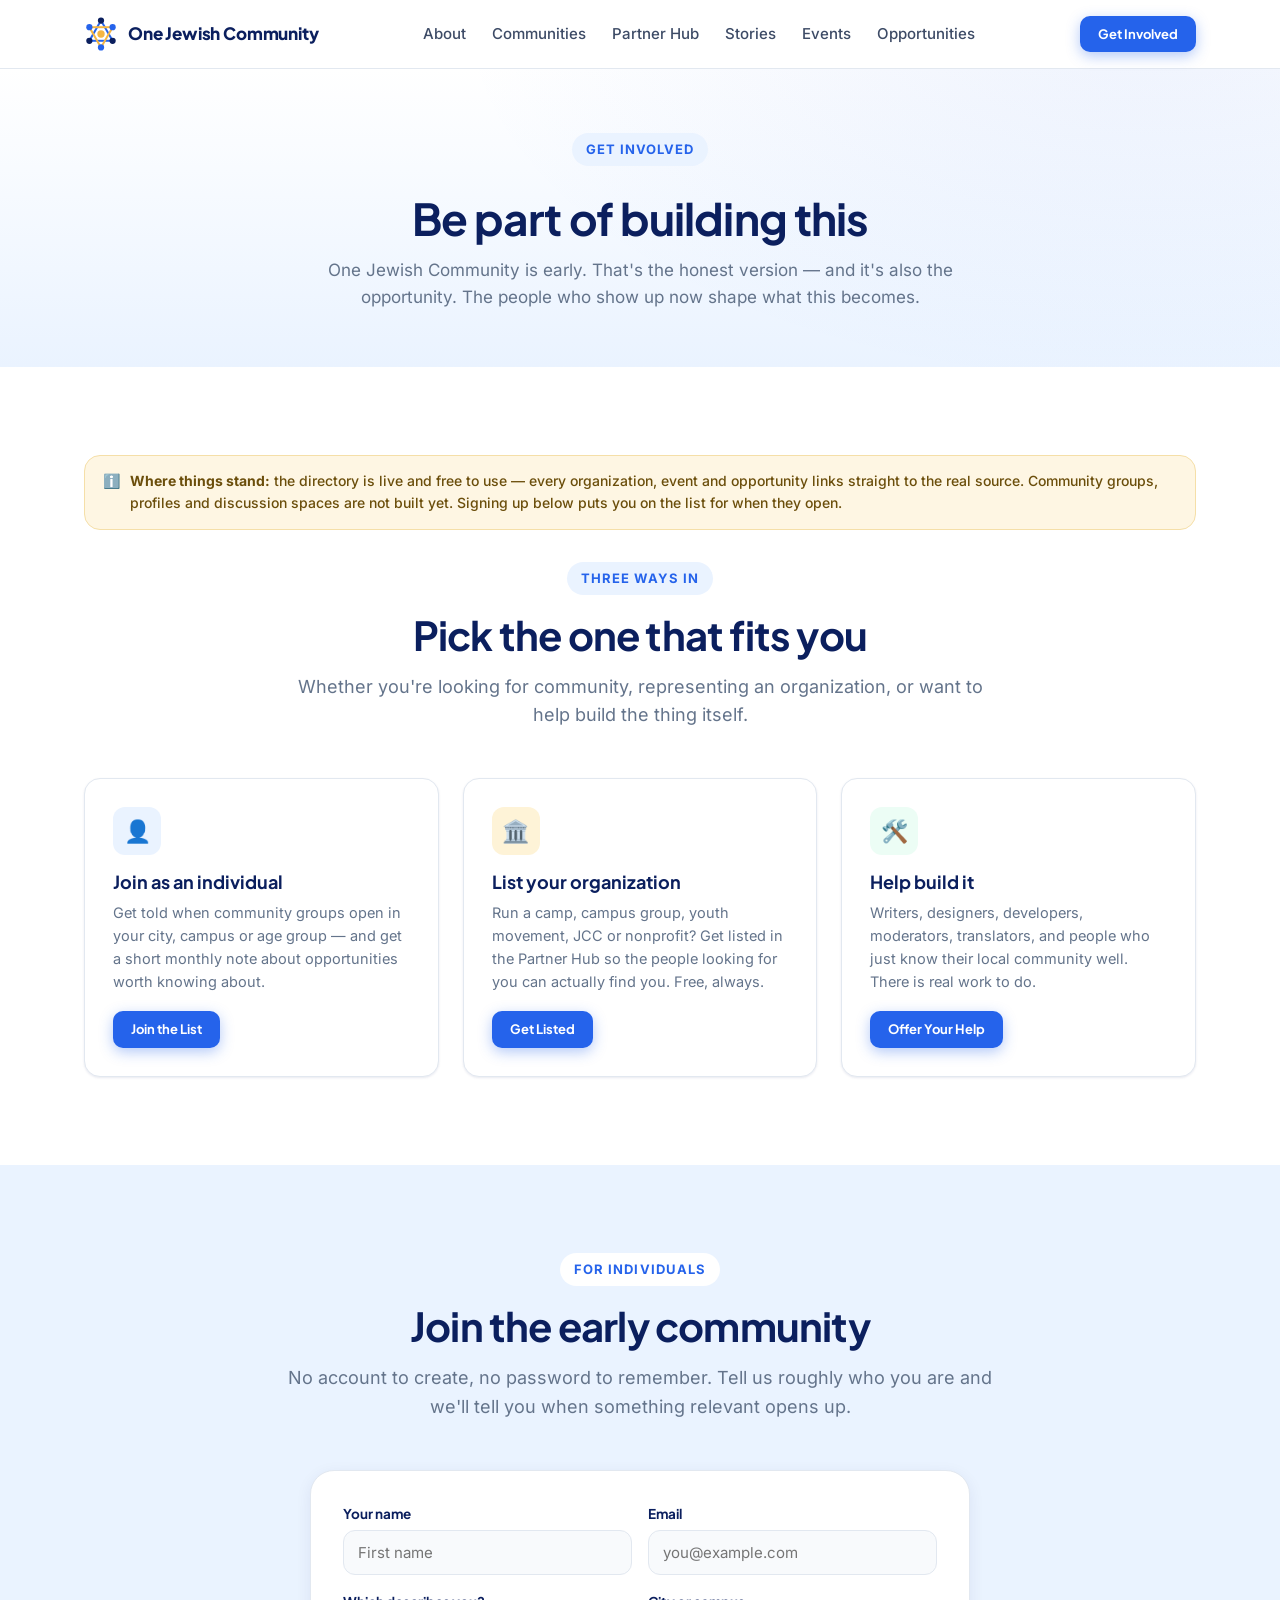
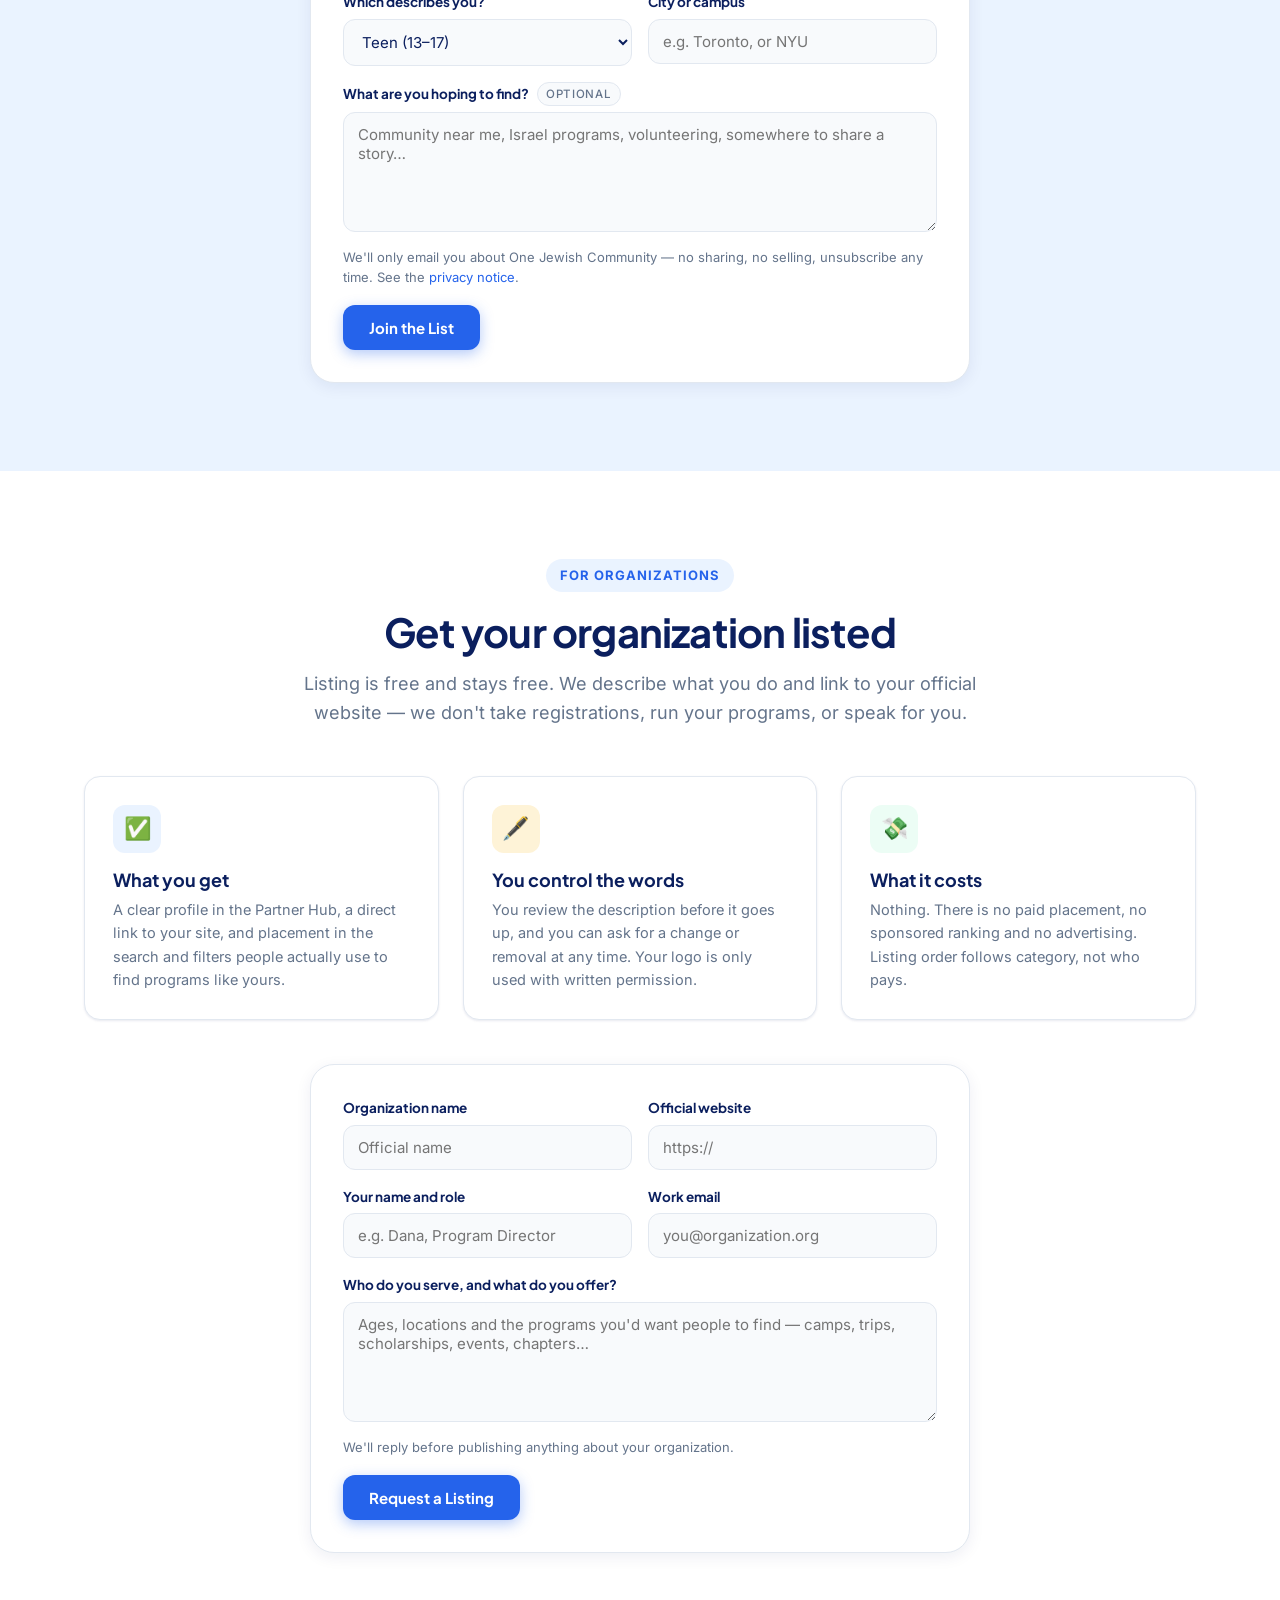
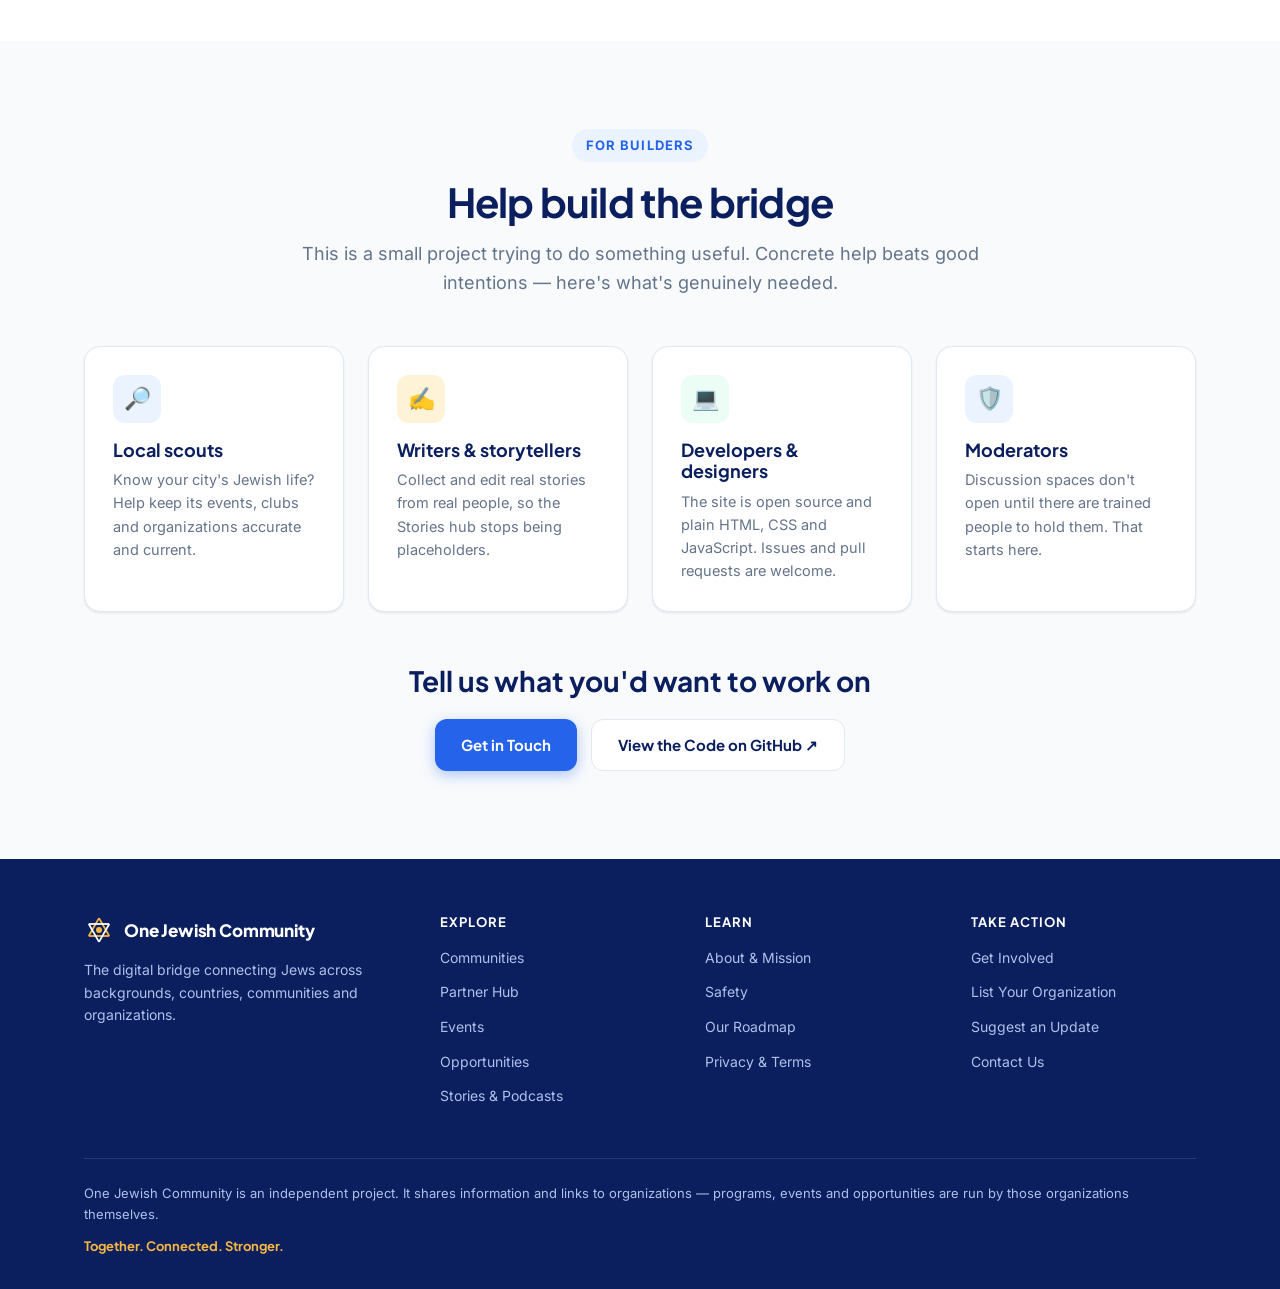
<file: join.html>
<!DOCTYPE html>
<html lang="en">
<head>
<meta charset="UTF-8">
<meta name="viewport" content="width=device-width, initial-scale=1.0">
<title>Get Involved — One Jewish Community</title>
<meta name="description" content="Join the early community, bring your organization on board, or volunteer your skills to help build the bridge.">
<link rel="canonical" href="https://benisbetter.github.io/onejewishcommunity/join.html">
<meta name="theme-color" content="#0B1F5E">
<meta name="color-scheme" content="light">

<meta property="og:type" content="website">
<meta property="og:site_name" content="One Jewish Community">
<meta property="og:locale" content="en_US">
<meta property="og:title" content="Get Involved">
<meta property="og:description" content="Join the early community, bring your organization on board, or volunteer your skills to help build the bridge.">
<meta property="og:url" content="https://benisbetter.github.io/onejewishcommunity/join.html">
<meta property="og:image" content="https://benisbetter.github.io/onejewishcommunity/og-image.png">
<meta property="og:image:width" content="1200">
<meta property="og:image:height" content="630">
<meta property="og:image:alt" content="One Jewish Community — Together. Connected. Stronger.">
<meta name="twitter:card" content="summary_large_image">
<meta name="twitter:title" content="Get Involved">
<meta name="twitter:description" content="Join the early community, bring your organization on board, or volunteer your skills to help build the bridge.">
<meta name="twitter:image" content="https://benisbetter.github.io/onejewishcommunity/og-image.png">

<link rel="icon" href="favicon.svg" type="image/svg+xml">
<link rel="apple-touch-icon" href="favicon.svg">

<link rel="preload" href="fonts/inter-400-latin.woff2" as="font" type="font/woff2" crossorigin>
<link rel="preload" href="fonts/plus-jakarta-sans-700-latin.woff2" as="font" type="font/woff2" crossorigin>
<link rel="stylesheet" href="fonts.css?v=3">
<link rel="stylesheet" href="styles.css?v=3">
</head>
<body>
<a class="skip-link" href="#main">Skip to content</a>

<!-- ============ HEADER ============ -->
<header class="site-header">
  <div class="container nav">
    <a href="index.html" class="brand">
      <svg class="brand-mark" width="34" height="34" viewBox="0 0 24 24" fill="none" aria-hidden="true" focusable="false" xmlns="http://www.w3.org/2000/svg">
        <line x1="12" y1="2.5" x2="3.8" y2="16.8" stroke="#2563EB" stroke-width="1.4"/>
        <line x1="3.8" y1="16.8" x2="20.2" y2="16.8" stroke="#2563EB" stroke-width="1.4"/>
        <line x1="20.2" y1="16.8" x2="12" y2="2.5" stroke="#2563EB" stroke-width="1.4"/>
        <line x1="12" y1="21.5" x2="3.8" y2="7.2" stroke="#F5B642" stroke-width="1.4"/>
        <line x1="3.8" y1="7.2" x2="20.2" y2="7.2" stroke="#F5B642" stroke-width="1.4"/>
        <line x1="20.2" y1="7.2" x2="12" y2="21.5" stroke="#F5B642" stroke-width="1.4"/>
        <circle cx="12" cy="2.5" r="2.2" fill="#0B1F5E"/>
        <circle cx="3.8" cy="16.8" r="2.2" fill="#0B1F5E"/>
        <circle cx="20.2" cy="16.8" r="2.2" fill="#0B1F5E"/>
        <circle cx="12" cy="21.5" r="2.2" fill="#2563EB"/>
        <circle cx="3.8" cy="7.2" r="2.2" fill="#2563EB"/>
        <circle cx="20.2" cy="7.2" r="2.2" fill="#2563EB"/>
        <circle cx="12" cy="12" r="2.6" fill="#F5B642"/>
      </svg>
      One Jewish Community
    </a>
    <nav aria-label="Main">
      <ul class="nav-links" id="navLinks">
        <li><a href="about.html">About</a></li>
        <li><a href="communities.html">Communities</a></li>
        <li><a href="partners.html">Partner Hub</a></li>
        <li><a href="stories.html">Stories</a></li>
        <li><a href="events.html">Events</a></li>
        <li><a href="opportunities.html">Opportunities</a></li>
        <li class="nav-join"><a href="join.html" class="active" aria-current="page">Get Involved</a></li>
      </ul>
    </nav>
    <div class="nav-cta">
      <a href="join.html" class="btn btn-primary btn-sm active">Get Involved</a>
      <button class="nav-toggle" id="navToggle" type="button" aria-label="Open menu" aria-expanded="false" aria-controls="navLinks">
        <span></span><span></span><span></span>
      </button>
    </div>
  </div>
</header>


<main id="main">
<!-- ============ PAGE HERO ============ -->
<section class="page-hero">
  <div class="container">
    <span class="eyebrow">Get Involved</span>
    <h1>Be part of building this</h1>
    <p>One Jewish Community is early. That's the honest version — and it's also the opportunity. The people who show up now shape what this becomes.</p>
  </div>
</section>

<!-- ============ STATUS + THREE PATHS ============ -->
<section>
  <div class="container">
    <div class="note-strip">
      <span>ℹ️</span>
      <span><strong>Where things stand:</strong> the directory is live and free to use — every organization, event and opportunity links straight to the real source. Community groups, profiles and discussion spaces are not built yet. Signing up below puts you on the list for when they open.</span>
    </div>

    <div class="section-head center reveal">
      <span class="eyebrow">Three ways in</span>
      <h2 class="section-title">Pick the one that fits you</h2>
      <p class="section-lead">Whether you're looking for community, representing an organization, or want to help build the thing itself.</p>
    </div>

    <div class="grid grid-3">
      <div class="card get-card reveal">
        <div class="icon-box">👤</div>
        <h3>Join as an individual</h3>
        <p>Get told when community groups open in your city, campus or age group — and get a short monthly note about opportunities worth knowing about.</p>
        <a href="#individual" class="btn btn-primary btn-sm">Join the List</a>
      </div>
      <div class="card get-card reveal">
        <div class="icon-box gold">🏛️</div>
        <h3>List your organization</h3>
        <p>Run a camp, campus group, youth movement, JCC or nonprofit? Get listed in the Partner Hub so the people looking for you can actually find you. Free, always.</p>
        <a href="#organization" class="btn btn-primary btn-sm">Get Listed</a>
      </div>
      <div class="card get-card reveal">
        <div class="icon-box green">🛠️</div>
        <h3>Help build it</h3>
        <p>Writers, designers, developers, moderators, translators, and people who just know their local community well. There is real work to do.</p>
        <a href="#volunteer" class="btn btn-primary btn-sm">Offer Your Help</a>
      </div>
    </div>
  </div>
</section>

<!-- ============ INDIVIDUAL ============ -->
<section class="section-alt" id="individual">
  <div class="container">
    <div class="section-head center reveal">
      <span class="eyebrow">For individuals</span>
      <h2 class="section-title">Join the early community</h2>
      <p class="section-lead">No account to create, no password to remember. Tell us roughly who you are and we'll tell you when something relevant opens up.</p>
    </div>

    <form class="suggest-form reveal" id="joinForm" data-form="Individual sign-up" novalidate>
      <div class="form-row">
        <div class="form-field">
          <label for="jnName">Your name</label>
          <input id="jnName" type="text" name="name" autocomplete="given-name" placeholder="First name" required>
        </div>
        <div class="form-field">
          <label for="jnEmail">Email</label>
          <input id="jnEmail" type="email" name="email" autocomplete="email" placeholder="you@example.com" required>
        </div>
      </div>
      <div class="form-row">
        <div class="form-field">
          <label for="jnGroup">Which describes you?</label>
          <select id="jnGroup" name="group">
            <option>Teen (13–17)</option>
            <option>College student</option>
            <option>Young professional</option>
            <option>Parent or family</option>
            <option>Educator or community leader</option>
            <option>Other</option>
          </select>
        </div>
        <div class="form-field">
          <label for="jnCity">City or campus</label>
          <input id="jnCity" type="text" name="location" autocomplete="address-level2" placeholder="e.g. Toronto, or NYU">
        </div>
      </div>
      <div class="form-field">
        <label for="jnInterest">What are you hoping to find? <span class="field-optional">Optional</span></label>
        <textarea id="jnInterest" name="message" placeholder="Community near me, Israel programs, volunteering, somewhere to share a story…"></textarea>
      </div>
      <p class="form-consent">We'll only email you about One Jewish Community — no sharing, no selling, unsubscribe any time. See the <a href="privacy.html">privacy notice</a>.</p>
      <button type="submit" class="btn btn-primary">Join the List</button>
      <p class="form-status" data-form-status role="status" aria-live="polite"></p>
    </form>
  </div>
</section>

<!-- ============ ORGANIZATION ============ -->
<section id="organization">
  <div class="container">
    <div class="section-head center reveal">
      <span class="eyebrow">For organizations</span>
      <h2 class="section-title">Get your organization listed</h2>
      <p class="section-lead">Listing is free and stays free. We describe what you do and link to your official website — we don't take registrations, run your programs, or speak for you.</p>
    </div>

    <div class="grid grid-3">
      <div class="card reveal">
        <div class="icon-box">✅</div>
        <h3>What you get</h3>
        <p>A clear profile in the Partner Hub, a direct link to your site, and placement in the search and filters people actually use to find programs like yours.</p>
      </div>
      <div class="card reveal">
        <div class="icon-box gold">🖋️</div>
        <h3>You control the words</h3>
        <p>You review the description before it goes up, and you can ask for a change or removal at any time. Your logo is only used with written permission.</p>
      </div>
      <div class="card reveal">
        <div class="icon-box green">💸</div>
        <h3>What it costs</h3>
        <p>Nothing. There is no paid placement, no sponsored ranking and no advertising. Listing order follows category, not who pays.</p>
      </div>
    </div>

    <form class="suggest-form reveal" id="orgForm" data-form="Organization listing request" novalidate>
      <div class="form-row">
        <div class="form-field">
          <label for="ogOrg">Organization name</label>
          <input id="ogOrg" type="text" name="organization" autocomplete="organization" placeholder="Official name" required>
        </div>
        <div class="form-field">
          <label for="ogSite">Official website</label>
          <input id="ogSite" type="url" name="website" autocomplete="url" placeholder="https://" required>
        </div>
      </div>
      <div class="form-row">
        <div class="form-field">
          <label for="ogName">Your name and role</label>
          <input id="ogName" type="text" name="name" placeholder="e.g. Dana, Program Director" required>
        </div>
        <div class="form-field">
          <label for="ogEmail">Work email</label>
          <input id="ogEmail" type="email" name="email" autocomplete="email" placeholder="you@organization.org" required>
        </div>
      </div>
      <div class="form-field">
        <label for="ogWho">Who do you serve, and what do you offer?</label>
        <textarea id="ogWho" name="message" placeholder="Ages, locations and the programs you'd want people to find — camps, trips, scholarships, events, chapters…" required></textarea>
      </div>
      <p class="form-consent">We'll reply before publishing anything about your organization.</p>
      <button type="submit" class="btn btn-primary">Request a Listing</button>
      <p class="form-status" data-form-status role="status" aria-live="polite"></p>
    </form>
  </div>
</section>

<!-- ============ VOLUNTEER ============ -->
<section class="section-gray" id="volunteer">
  <div class="container">
    <div class="section-head center reveal">
      <span class="eyebrow">For builders</span>
      <h2 class="section-title">Help build the bridge</h2>
      <p class="section-lead">This is a small project trying to do something useful. Concrete help beats good intentions — here's what's genuinely needed.</p>
    </div>

    <div class="grid grid-4">
      <div class="card feature-card reveal">
        <div class="icon-box">🔎</div>
        <h3>Local scouts</h3>
        <p>Know your city's Jewish life? Help keep its events, clubs and organizations accurate and current.</p>
      </div>
      <div class="card feature-card reveal">
        <div class="icon-box gold">✍️</div>
        <h3>Writers &amp; storytellers</h3>
        <p>Collect and edit real stories from real people, so the Stories hub stops being placeholders.</p>
      </div>
      <div class="card feature-card reveal">
        <div class="icon-box green">💻</div>
        <h3>Developers &amp; designers</h3>
        <p>The site is open source and plain HTML, CSS and JavaScript. Issues and pull requests are welcome.</p>
      </div>
      <div class="card feature-card reveal">
        <div class="icon-box">🛡️</div>
        <h3>Moderators</h3>
        <p>Discussion spaces don't open until there are trained people to hold them. That starts here.</p>
      </div>
    </div>

    <div class="get-cta reveal">
      <h3>Tell us what you'd want to work on</h3>
      <div class="vision-actions">
        <a href="contact.html" class="btn btn-primary">Get in Touch</a>
        <a href="https://github.com/benisbetter/onejewishcommunity" target="_blank" rel="noopener noreferrer" class="btn btn-secondary">View the Code on GitHub ↗</a>
      </div>
    </div>
  </div>
</section>
</main>

<!-- ============ FOOTER ============ -->
<footer class="site-footer">
  <div class="container">
    <div class="footer-grid">
      <div>
        <a href="index.html" class="brand">
          <svg width="30" height="30" viewBox="0 0 24 24" fill="none" aria-hidden="true" focusable="false" xmlns="http://www.w3.org/2000/svg">
            <line x1="12" y1="2.5" x2="3.8" y2="16.8" stroke="#F5B642" stroke-width="1.4"/>
            <line x1="3.8" y1="16.8" x2="20.2" y2="16.8" stroke="#F5B642" stroke-width="1.4"/>
            <line x1="20.2" y1="16.8" x2="12" y2="2.5" stroke="#F5B642" stroke-width="1.4"/>
            <line x1="12" y1="21.5" x2="3.8" y2="7.2" stroke="#FFFFFF" stroke-width="1.4"/>
            <line x1="3.8" y1="7.2" x2="20.2" y2="7.2" stroke="#FFFFFF" stroke-width="1.4"/>
            <line x1="20.2" y1="7.2" x2="12" y2="21.5" stroke="#FFFFFF" stroke-width="1.4"/>
            <circle cx="12" cy="12" r="2.4" fill="#F5B642"/>
          </svg>
          One Jewish Community
        </a>
        <p class="footer-tagline">The digital bridge connecting Jews across backgrounds, countries, communities and organizations.</p>
      </div>
      <div class="footer-col">
        <h2>Explore</h2>
        <ul>
          <li><a href="communities.html">Communities</a></li>
          <li><a href="partners.html">Partner Hub</a></li>
          <li><a href="events.html">Events</a></li>
          <li><a href="opportunities.html">Opportunities</a></li>
          <li><a href="stories.html">Stories &amp; Podcasts</a></li>
        </ul>
      </div>
      <div class="footer-col">
        <h2>Learn</h2>
        <ul>
          <li><a href="about.html">About &amp; Mission</a></li>
          <li><a href="about.html#safety">Safety</a></li>
          <li><a href="about.html#roadmap">Our Roadmap</a></li>
          <li><a href="privacy.html">Privacy &amp; Terms</a></li>
        </ul>
      </div>
      <div class="footer-col">
        <h2>Take Action</h2>
        <ul>
          <li><a href="join.html">Get Involved</a></li>
          <li><a href="join.html#organization">List Your Organization</a></li>
          <li><a href="about.html#suggest">Suggest an Update</a></li>
          <li><a href="contact.html">Contact Us</a></li>
        </ul>
      </div>
    </div>
    <div class="footer-bottom">
      <span>One Jewish Community is an independent project. It shares information and links to organizations — programs, events and opportunities are run by those organizations themselves.</span>
      <span class="footer-slogan">Together. Connected. Stronger.</span>
    </div>
  </div>
</footer>

<script src="script.js?v=3"></script>
</body>
</html>
</file>
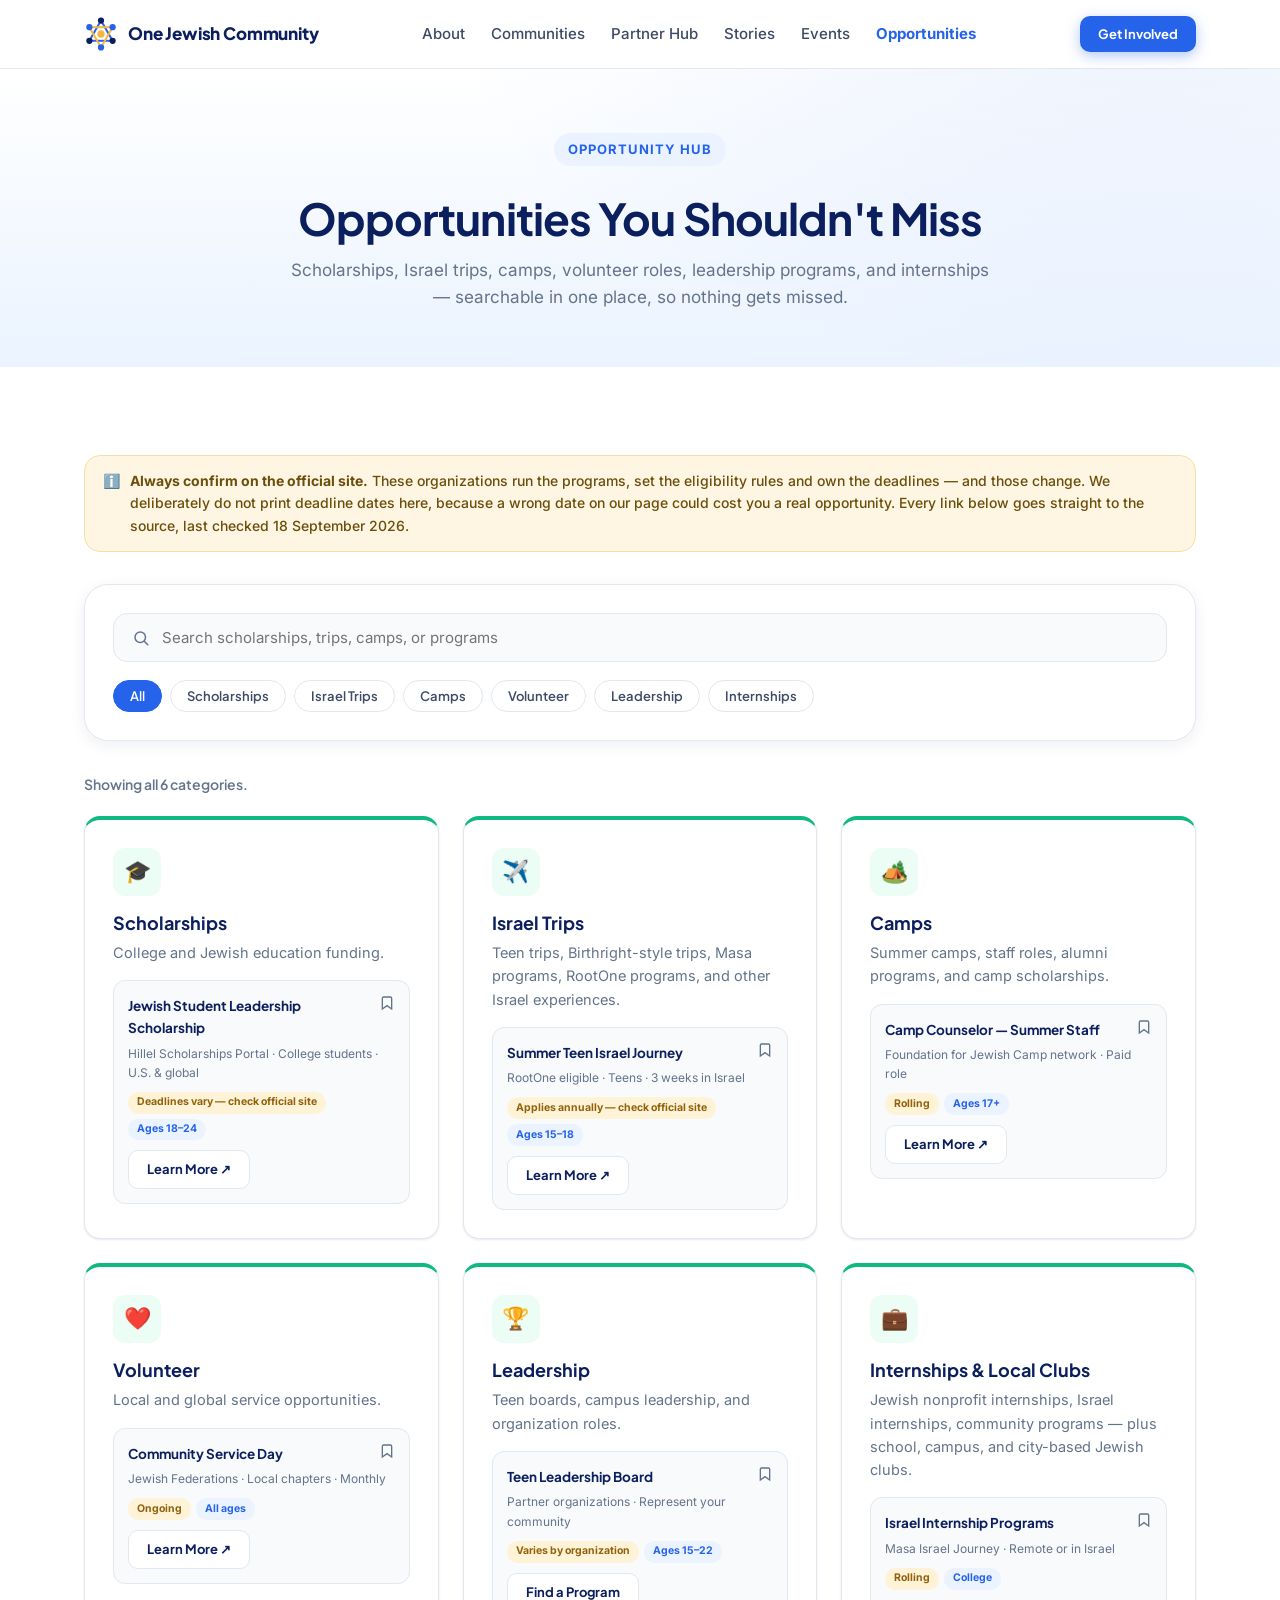
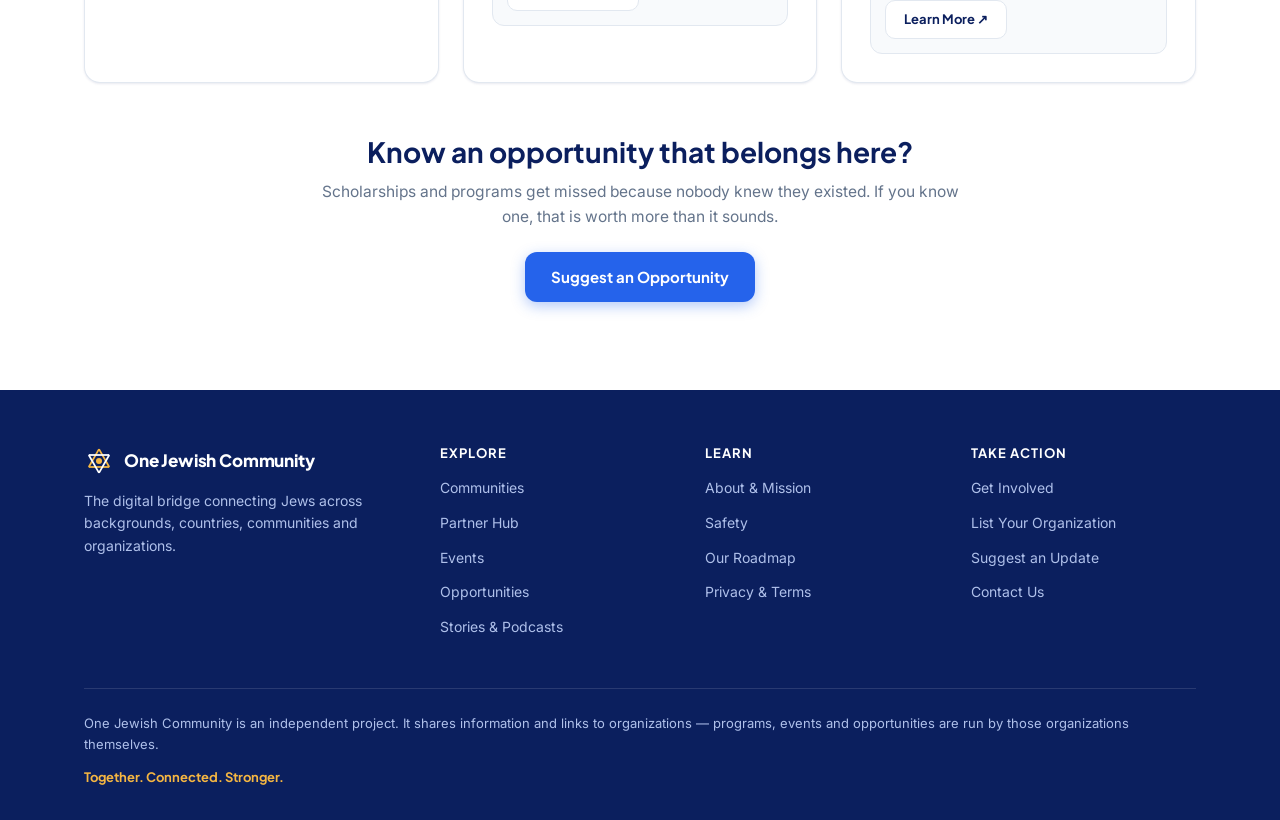
<file: opportunities.html>
<!DOCTYPE html>
<html lang="en">
<head>
<meta charset="UTF-8">
<meta name="viewport" content="width=device-width, initial-scale=1.0">
<title>Opportunities — One Jewish Community</title>
<meta name="description" content="Scholarships, Israel trips, camps, volunteering, leadership programs and internships — searchable in one place.">
<link rel="canonical" href="https://benisbetter.github.io/onejewishcommunity/opportunities.html">
<meta name="theme-color" content="#0B1F5E">
<meta name="color-scheme" content="light">

<meta property="og:type" content="website">
<meta property="og:site_name" content="One Jewish Community">
<meta property="og:locale" content="en_US">
<meta property="og:title" content="Opportunities — Scholarships, Trips, Camps &amp; More">
<meta property="og:description" content="Scholarships, Israel trips, camps, volunteering, leadership programs and internships — searchable in one place.">
<meta property="og:url" content="https://benisbetter.github.io/onejewishcommunity/opportunities.html">
<meta property="og:image" content="https://benisbetter.github.io/onejewishcommunity/og-image.png">
<meta property="og:image:width" content="1200">
<meta property="og:image:height" content="630">
<meta property="og:image:alt" content="One Jewish Community — Together. Connected. Stronger.">
<meta name="twitter:card" content="summary_large_image">
<meta name="twitter:title" content="Opportunities — Scholarships, Trips, Camps &amp; More">
<meta name="twitter:description" content="Scholarships, Israel trips, camps, volunteering, leadership programs and internships — searchable in one place.">
<meta name="twitter:image" content="https://benisbetter.github.io/onejewishcommunity/og-image.png">

<link rel="icon" href="favicon.svg" type="image/svg+xml">
<link rel="apple-touch-icon" href="favicon.svg">

<link rel="preload" href="fonts/inter-400-latin.woff2" as="font" type="font/woff2" crossorigin>
<link rel="preload" href="fonts/plus-jakarta-sans-700-latin.woff2" as="font" type="font/woff2" crossorigin>
<link rel="stylesheet" href="fonts.css?v=3">
<link rel="stylesheet" href="styles.css?v=3">
</head>
<body data-item-noun="category" data-item-plural="categories">

<a class="skip-link" href="#main">Skip to content</a>

<!-- ============ HEADER ============ -->
<header class="site-header">
  <div class="container nav">
    <a href="index.html" class="brand">
      <svg class="brand-mark" width="34" height="34" viewBox="0 0 24 24" fill="none" aria-hidden="true" focusable="false" xmlns="http://www.w3.org/2000/svg">
        <line x1="12" y1="2.5" x2="3.8" y2="16.8" stroke="#2563EB" stroke-width="1.4"/>
        <line x1="3.8" y1="16.8" x2="20.2" y2="16.8" stroke="#2563EB" stroke-width="1.4"/>
        <line x1="20.2" y1="16.8" x2="12" y2="2.5" stroke="#2563EB" stroke-width="1.4"/>
        <line x1="12" y1="21.5" x2="3.8" y2="7.2" stroke="#F5B642" stroke-width="1.4"/>
        <line x1="3.8" y1="7.2" x2="20.2" y2="7.2" stroke="#F5B642" stroke-width="1.4"/>
        <line x1="20.2" y1="7.2" x2="12" y2="21.5" stroke="#F5B642" stroke-width="1.4"/>
        <circle cx="12" cy="2.5" r="2.2" fill="#0B1F5E"/>
        <circle cx="3.8" cy="16.8" r="2.2" fill="#0B1F5E"/>
        <circle cx="20.2" cy="16.8" r="2.2" fill="#0B1F5E"/>
        <circle cx="12" cy="21.5" r="2.2" fill="#2563EB"/>
        <circle cx="3.8" cy="7.2" r="2.2" fill="#2563EB"/>
        <circle cx="20.2" cy="7.2" r="2.2" fill="#2563EB"/>
        <circle cx="12" cy="12" r="2.6" fill="#F5B642"/>
      </svg>
      One Jewish Community
    </a>
    <nav aria-label="Main">
      <ul class="nav-links" id="navLinks">
        <li><a href="about.html">About</a></li>
        <li><a href="communities.html">Communities</a></li>
        <li><a href="partners.html">Partner Hub</a></li>
        <li><a href="stories.html">Stories</a></li>
        <li><a href="events.html">Events</a></li>
        <li><a href="opportunities.html" class="active" aria-current="page">Opportunities</a></li>
        <li class="nav-join"><a href="join.html">Get Involved</a></li>
      </ul>
    </nav>
    <div class="nav-cta">
      <a href="join.html" class="btn btn-primary btn-sm">Get Involved</a>
      <button class="nav-toggle" id="navToggle" type="button" aria-label="Open menu" aria-expanded="false" aria-controls="navLinks">
        <span></span><span></span><span></span>
      </button>
    </div>
  </div>
</header>


<main id="main">
<!-- ============ PAGE HERO ============ -->
<section class="page-hero">
  <div class="container">
    <span class="eyebrow">Opportunity Hub</span>
    <h1>Opportunities You Shouldn't Miss</h1>
    <p>Scholarships, Israel trips, camps, volunteer roles, leadership programs, and internships — searchable in one place, so nothing gets missed.</p>
  </div>
</section>

<!-- ============ OPPORTUNITY EXPLORER ============ -->
<section>
  <div class="container">
    <div class="note-strip reveal">
      <span>ℹ️</span>
      <span><strong>Always confirm on the official site.</strong> These organizations run the programs, set the eligibility rules and own the deadlines — and those change. We deliberately do not print deadline dates here, because a wrong date on our page could cost you a real opportunity. Every link below goes straight to the source, last checked 18 September 2026.</span>
    </div>

    <div class="search-shell reveal">
      <div class="search-bar">
        <svg width="18" height="18" viewBox="0 0 24 24" fill="none" stroke="#64748B" stroke-width="2" stroke-linecap="round"><circle cx="11" cy="11" r="7"/><line x1="21" y1="21" x2="16.65" y2="16.65"/></svg>
        <input type="text" id="siteSearch" placeholder="Search scholarships, trips, camps, or programs" aria-label="Search opportunities">
      </div>
      <div class="filter-chips">
        <button class="chip active" type="button" data-filter="all">All</button>
        <button class="chip" type="button" data-filter="scholarships">Scholarships</button>
        <button class="chip" type="button" data-filter="israel">Israel Trips</button>
        <button class="chip" type="button" data-filter="camps">Camps</button>
        <button class="chip" type="button" data-filter="volunteer">Volunteer</button>
        <button class="chip" type="button" data-filter="leadership">Leadership</button>
        <button class="chip" type="button" data-filter="internships">Internships</button>
      </div>
    </div>

    <p class="result-count" id="resultCount" role="status" aria-live="polite"></p>

    <div class="grid grid-3">
      <div class="card opp-card reveal" data-filterable data-tags="scholarships college">
        <div class="icon-box">🎓</div>
        <h3>Scholarships</h3>
        <p>College and Jewish education funding.</p>
        <div class="opp-example">
          <div class="opp-title"><b>Jewish Student Leadership Scholarship</b>
            <svg class="bookmark" width="16" height="16" viewBox="0 0 24 24" fill="none" stroke="currentColor" stroke-width="2"><path d="M19 21l-7-5-7 5V5a2 2 0 0 1 2-2h10a2 2 0 0 1 2 2z"/></svg>
          </div>
          <div class="opp-detail">Hillel Scholarships Portal · College students · U.S. &amp; global</div>
          <div class="opp-tags"><span class="opp-tag deadline">Deadlines vary — check official site</span><span class="opp-tag">Ages 18–24</span></div>
          <a href="https://www.hillel.org/scholarships/" target="_blank" rel="noopener noreferrer" class="btn btn-secondary btn-sm">Learn More ↗</a>
        </div>
      </div>

      <div class="card opp-card reveal" data-filterable data-tags="israel teens">
        <div class="icon-box">✈️</div>
        <h3>Israel Trips</h3>
        <p>Teen trips, Birthright-style trips, Masa programs, RootOne programs, and other Israel experiences.</p>
        <div class="opp-example">
          <div class="opp-title"><b>Summer Teen Israel Journey</b>
            <svg class="bookmark" width="16" height="16" viewBox="0 0 24 24" fill="none" stroke="currentColor" stroke-width="2"><path d="M19 21l-7-5-7 5V5a2 2 0 0 1 2-2h10a2 2 0 0 1 2 2z"/></svg>
          </div>
          <div class="opp-detail">RootOne eligible · Teens · 3 weeks in Israel</div>
          <div class="opp-tags"><span class="opp-tag deadline">Applies annually — check official site</span><span class="opp-tag">Ages 15–18</span></div>
          <a href="https://rootone.org" target="_blank" rel="noopener noreferrer" class="btn btn-secondary btn-sm">Learn More ↗</a>
        </div>
      </div>

      <div class="card opp-card reveal" data-filterable data-tags="camps">
        <div class="icon-box">🏕️</div>
        <h3>Camps</h3>
        <p>Summer camps, staff roles, alumni programs, and camp scholarships.</p>
        <div class="opp-example">
          <div class="opp-title"><b>Camp Counselor — Summer Staff</b>
            <svg class="bookmark" width="16" height="16" viewBox="0 0 24 24" fill="none" stroke="currentColor" stroke-width="2"><path d="M19 21l-7-5-7 5V5a2 2 0 0 1 2-2h10a2 2 0 0 1 2 2z"/></svg>
          </div>
          <div class="opp-detail">Foundation for Jewish Camp network · Paid role</div>
          <div class="opp-tags"><span class="opp-tag deadline">Rolling</span><span class="opp-tag">Ages 17+</span></div>
          <a href="https://jewishcamp.org" target="_blank" rel="noopener noreferrer" class="btn btn-secondary btn-sm">Learn More ↗</a>
        </div>
      </div>

      <div class="card opp-card reveal" data-filterable data-tags="volunteer">
        <div class="icon-box">❤️</div>
        <h3>Volunteer</h3>
        <p>Local and global service opportunities.</p>
        <div class="opp-example">
          <div class="opp-title"><b>Community Service Day</b>
            <svg class="bookmark" width="16" height="16" viewBox="0 0 24 24" fill="none" stroke="currentColor" stroke-width="2"><path d="M19 21l-7-5-7 5V5a2 2 0 0 1 2-2h10a2 2 0 0 1 2 2z"/></svg>
          </div>
          <div class="opp-detail">Jewish Federations · Local chapters · Monthly</div>
          <div class="opp-tags"><span class="opp-tag deadline">Ongoing</span><span class="opp-tag">All ages</span></div>
          <a href="https://www.jewishfederations.org" target="_blank" rel="noopener noreferrer" class="btn btn-secondary btn-sm">Learn More ↗</a>
        </div>
      </div>

      <div class="card opp-card reveal" data-filterable data-tags="leadership teens">
        <div class="icon-box">🏆</div>
        <h3>Leadership</h3>
        <p>Teen boards, campus leadership, and organization roles.</p>
        <div class="opp-example">
          <div class="opp-title"><b>Teen Leadership Board</b>
            <svg class="bookmark" width="16" height="16" viewBox="0 0 24 24" fill="none" stroke="currentColor" stroke-width="2"><path d="M19 21l-7-5-7 5V5a2 2 0 0 1 2-2h10a2 2 0 0 1 2 2z"/></svg>
          </div>
          <div class="opp-detail">Partner organizations · Represent your community</div>
          <div class="opp-tags"><span class="opp-tag deadline">Varies by organization</span><span class="opp-tag">Ages 15–22</span></div>
          <a href="partners.html" class="btn btn-secondary btn-sm">Find a Program</a>
        </div>
      </div>

      <div class="card opp-card reveal" data-filterable data-tags="internships college">
        <div class="icon-box">💼</div>
        <h3>Internships &amp; Local Clubs</h3>
        <p>Jewish nonprofit internships, Israel internships, community programs — plus school, campus, and city-based Jewish clubs.</p>
        <div class="opp-example">
          <div class="opp-title"><b>Israel Internship Programs</b>
            <svg class="bookmark" width="16" height="16" viewBox="0 0 24 24" fill="none" stroke="currentColor" stroke-width="2"><path d="M19 21l-7-5-7 5V5a2 2 0 0 1 2-2h10a2 2 0 0 1 2 2z"/></svg>
          </div>
          <div class="opp-detail">Masa Israel Journey · Remote or in Israel</div>
          <div class="opp-tags"><span class="opp-tag deadline">Rolling</span><span class="opp-tag">College</span></div>
          <a href="https://www.masaisrael.org" target="_blank" rel="noopener noreferrer" class="btn btn-secondary btn-sm">Learn More ↗</a>
        </div>
      </div>
    </div>
    <p class="no-results" id="noResults">No opportunities match that search. Try a different keyword or filter.</p>

    <div class="get-cta reveal">
      <h3>Know an opportunity that belongs here?</h3>
      <p class="cta-sub">Scholarships and programs get missed because nobody knew they existed. If you know one, that is worth more than it sounds.</p>
      <a href="about.html#suggest" class="btn btn-primary">Suggest an Opportunity</a>
    </div>
  </div>
</section>
</main>

<!-- ============ FOOTER ============ -->
<footer class="site-footer">
  <div class="container">
    <div class="footer-grid">
      <div>
        <a href="index.html" class="brand">
          <svg width="30" height="30" viewBox="0 0 24 24" fill="none" aria-hidden="true" focusable="false" xmlns="http://www.w3.org/2000/svg">
            <line x1="12" y1="2.5" x2="3.8" y2="16.8" stroke="#F5B642" stroke-width="1.4"/>
            <line x1="3.8" y1="16.8" x2="20.2" y2="16.8" stroke="#F5B642" stroke-width="1.4"/>
            <line x1="20.2" y1="16.8" x2="12" y2="2.5" stroke="#F5B642" stroke-width="1.4"/>
            <line x1="12" y1="21.5" x2="3.8" y2="7.2" stroke="#FFFFFF" stroke-width="1.4"/>
            <line x1="3.8" y1="7.2" x2="20.2" y2="7.2" stroke="#FFFFFF" stroke-width="1.4"/>
            <line x1="20.2" y1="7.2" x2="12" y2="21.5" stroke="#FFFFFF" stroke-width="1.4"/>
            <circle cx="12" cy="12" r="2.4" fill="#F5B642"/>
          </svg>
          One Jewish Community
        </a>
        <p class="footer-tagline">The digital bridge connecting Jews across backgrounds, countries, communities and organizations.</p>
      </div>
      <div class="footer-col">
        <h2>Explore</h2>
        <ul>
          <li><a href="communities.html">Communities</a></li>
          <li><a href="partners.html">Partner Hub</a></li>
          <li><a href="events.html">Events</a></li>
          <li><a href="opportunities.html">Opportunities</a></li>
          <li><a href="stories.html">Stories &amp; Podcasts</a></li>
        </ul>
      </div>
      <div class="footer-col">
        <h2>Learn</h2>
        <ul>
          <li><a href="about.html">About &amp; Mission</a></li>
          <li><a href="about.html#safety">Safety</a></li>
          <li><a href="about.html#roadmap">Our Roadmap</a></li>
          <li><a href="privacy.html">Privacy &amp; Terms</a></li>
        </ul>
      </div>
      <div class="footer-col">
        <h2>Take Action</h2>
        <ul>
          <li><a href="join.html">Get Involved</a></li>
          <li><a href="join.html#organization">List Your Organization</a></li>
          <li><a href="about.html#suggest">Suggest an Update</a></li>
          <li><a href="contact.html">Contact Us</a></li>
        </ul>
      </div>
    </div>
    <div class="footer-bottom">
      <span>One Jewish Community is an independent project. It shares information and links to organizations — programs, events and opportunities are run by those organizations themselves.</span>
      <span class="footer-slogan">Together. Connected. Stronger.</span>
    </div>
  </div>
</footer>

<script src="script.js?v=3"></script>
</body>
</html>
</file>
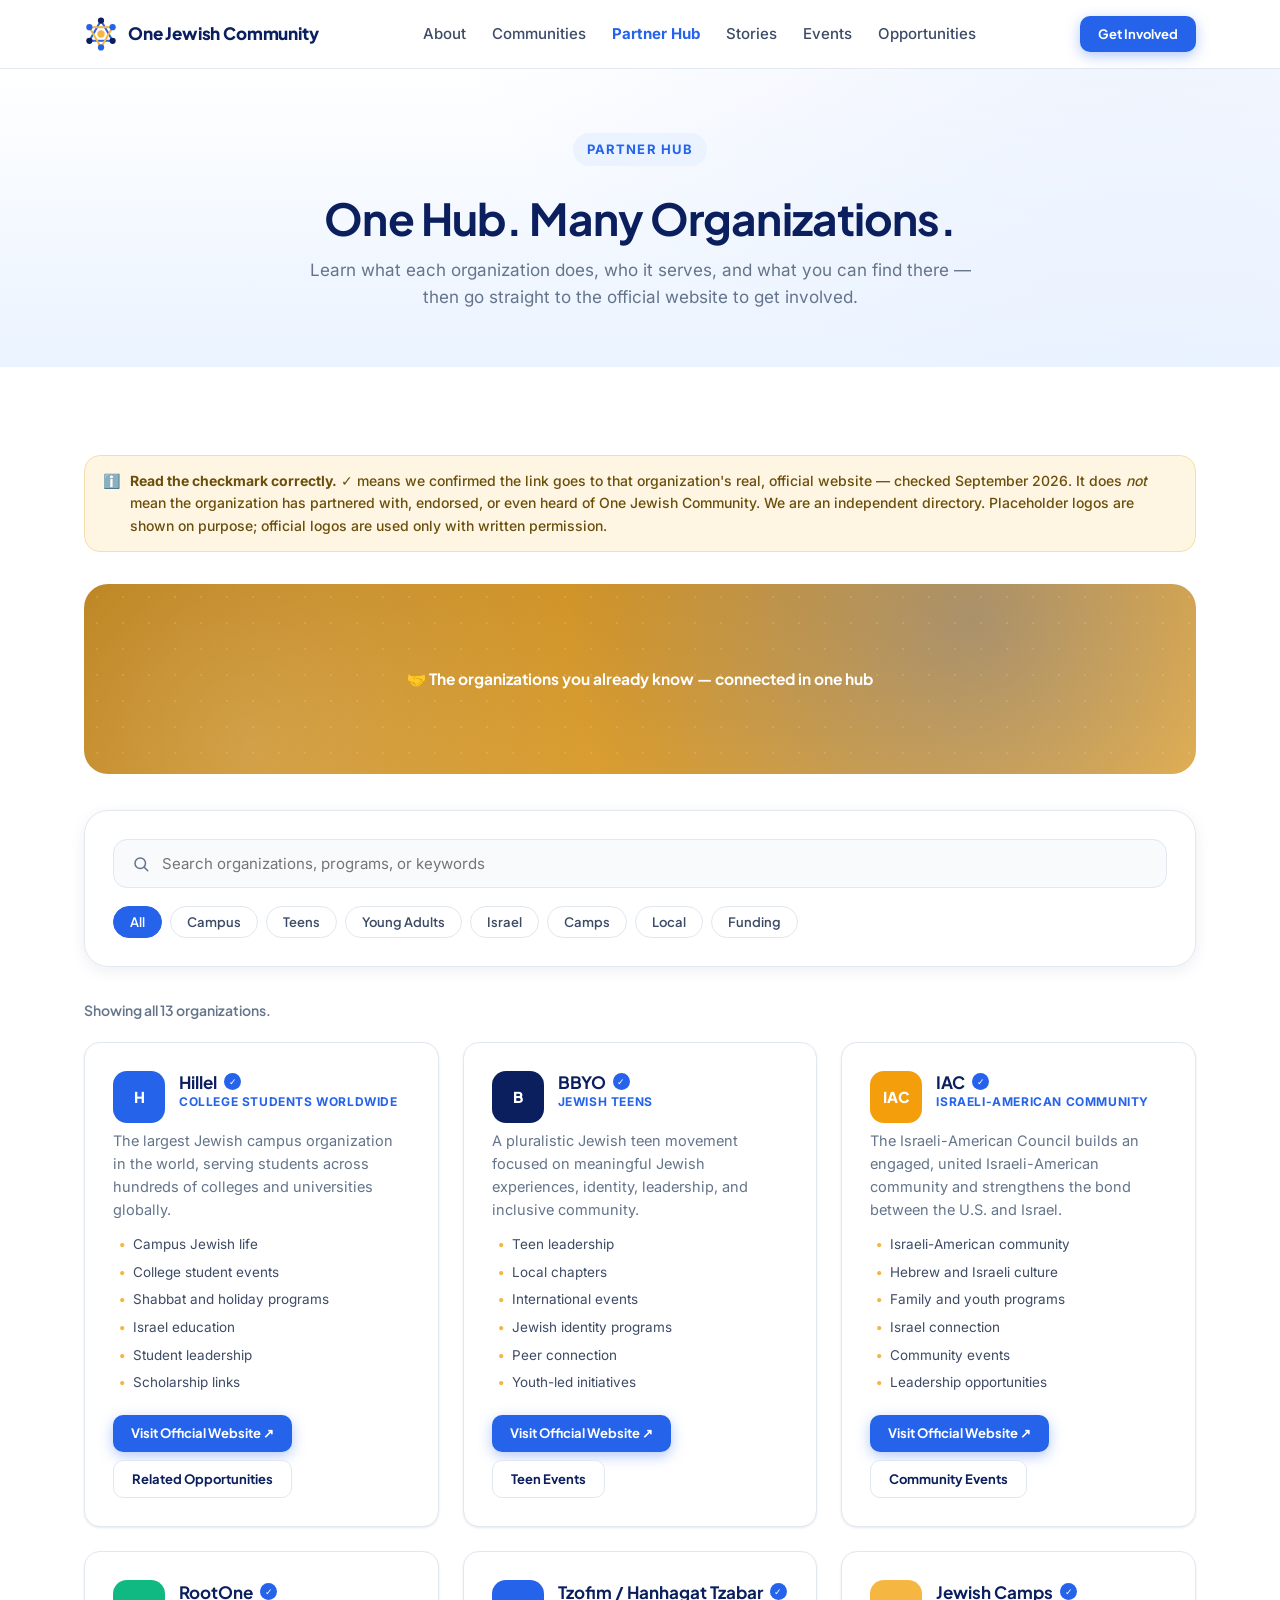
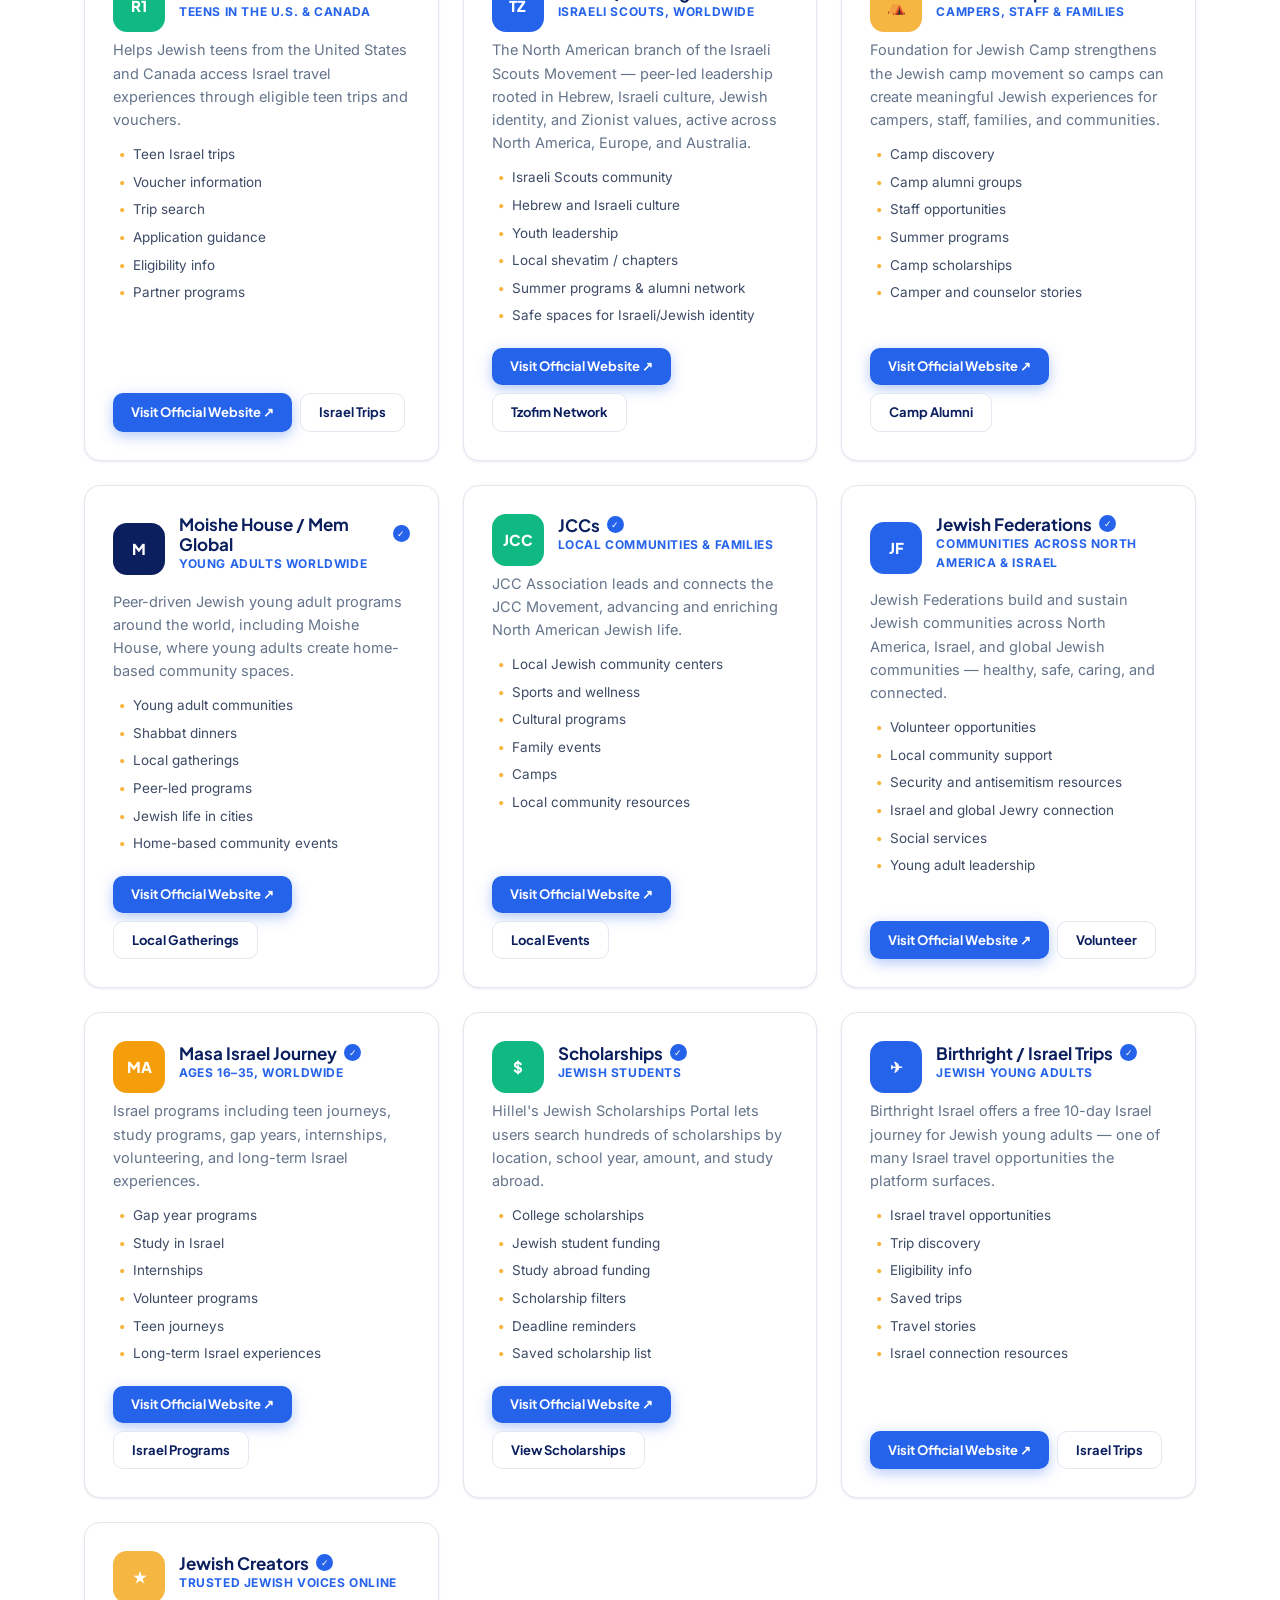
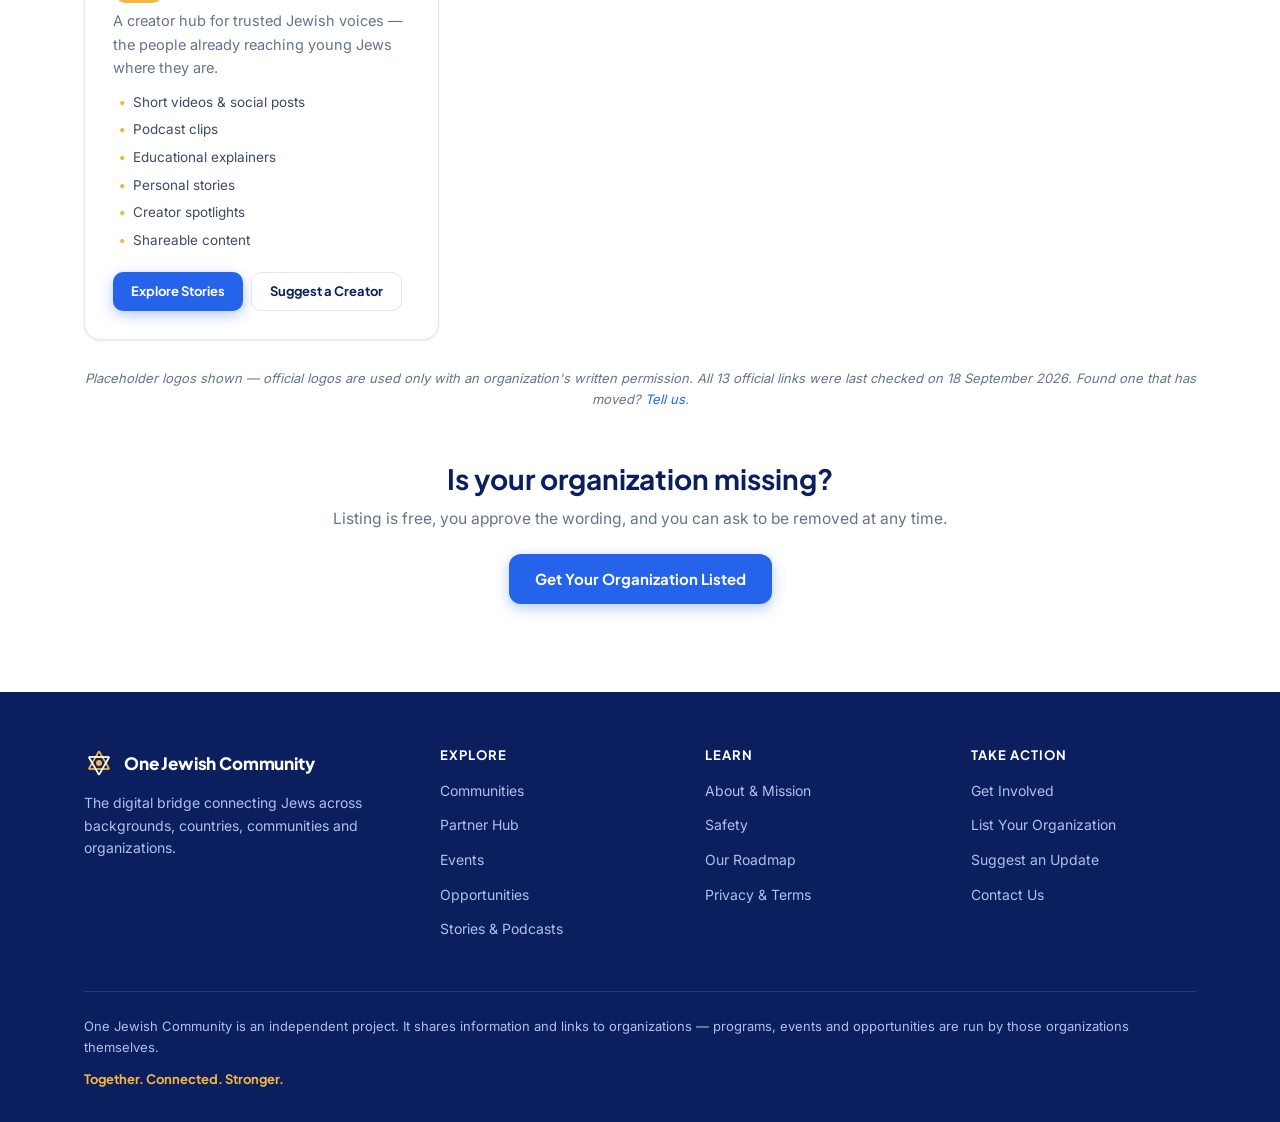
<file: partners.html>
<!DOCTYPE html>
<html lang="en">
<head>
<meta charset="UTF-8">
<meta name="viewport" content="width=device-width, initial-scale=1.0">
<title>Partner Hub — One Jewish Community</title>
<meta name="description" content="Thirteen Jewish organizations, what each one does, who it serves, and a direct link to its official website.">
<link rel="canonical" href="https://benisbetter.github.io/onejewishcommunity/partners.html">
<meta name="theme-color" content="#0B1F5E">
<meta name="color-scheme" content="light">

<meta property="og:type" content="website">
<meta property="og:site_name" content="One Jewish Community">
<meta property="og:locale" content="en_US">
<meta property="og:title" content="Partner Hub — Jewish Organizations in One Place">
<meta property="og:description" content="Thirteen Jewish organizations, what each one does, who it serves, and a direct link to its official website.">
<meta property="og:url" content="https://benisbetter.github.io/onejewishcommunity/partners.html">
<meta property="og:image" content="https://benisbetter.github.io/onejewishcommunity/og-image.png">
<meta property="og:image:width" content="1200">
<meta property="og:image:height" content="630">
<meta property="og:image:alt" content="One Jewish Community — Together. Connected. Stronger.">
<meta name="twitter:card" content="summary_large_image">
<meta name="twitter:title" content="Partner Hub — Jewish Organizations in One Place">
<meta name="twitter:description" content="Thirteen Jewish organizations, what each one does, who it serves, and a direct link to its official website.">
<meta name="twitter:image" content="https://benisbetter.github.io/onejewishcommunity/og-image.png">

<link rel="icon" href="favicon.svg" type="image/svg+xml">
<link rel="apple-touch-icon" href="favicon.svg">

<link rel="preload" href="fonts/inter-400-latin.woff2" as="font" type="font/woff2" crossorigin>
<link rel="preload" href="fonts/plus-jakarta-sans-700-latin.woff2" as="font" type="font/woff2" crossorigin>
<link rel="stylesheet" href="fonts.css?v=3">
<link rel="stylesheet" href="styles.css?v=3">
</head>
<body data-item-noun="organization" data-item-plural="organizations">

<a class="skip-link" href="#main">Skip to content</a>

<!-- ============ HEADER ============ -->
<header class="site-header">
  <div class="container nav">
    <a href="index.html" class="brand">
      <svg class="brand-mark" width="34" height="34" viewBox="0 0 24 24" fill="none" aria-hidden="true" focusable="false" xmlns="http://www.w3.org/2000/svg">
        <line x1="12" y1="2.5" x2="3.8" y2="16.8" stroke="#2563EB" stroke-width="1.4"/>
        <line x1="3.8" y1="16.8" x2="20.2" y2="16.8" stroke="#2563EB" stroke-width="1.4"/>
        <line x1="20.2" y1="16.8" x2="12" y2="2.5" stroke="#2563EB" stroke-width="1.4"/>
        <line x1="12" y1="21.5" x2="3.8" y2="7.2" stroke="#F5B642" stroke-width="1.4"/>
        <line x1="3.8" y1="7.2" x2="20.2" y2="7.2" stroke="#F5B642" stroke-width="1.4"/>
        <line x1="20.2" y1="7.2" x2="12" y2="21.5" stroke="#F5B642" stroke-width="1.4"/>
        <circle cx="12" cy="2.5" r="2.2" fill="#0B1F5E"/>
        <circle cx="3.8" cy="16.8" r="2.2" fill="#0B1F5E"/>
        <circle cx="20.2" cy="16.8" r="2.2" fill="#0B1F5E"/>
        <circle cx="12" cy="21.5" r="2.2" fill="#2563EB"/>
        <circle cx="3.8" cy="7.2" r="2.2" fill="#2563EB"/>
        <circle cx="20.2" cy="7.2" r="2.2" fill="#2563EB"/>
        <circle cx="12" cy="12" r="2.6" fill="#F5B642"/>
      </svg>
      One Jewish Community
    </a>
    <nav aria-label="Main">
      <ul class="nav-links" id="navLinks">
        <li><a href="about.html">About</a></li>
        <li><a href="communities.html">Communities</a></li>
        <li><a href="partners.html" class="active" aria-current="page">Partner Hub</a></li>
        <li><a href="stories.html">Stories</a></li>
        <li><a href="events.html">Events</a></li>
        <li><a href="opportunities.html">Opportunities</a></li>
        <li class="nav-join"><a href="join.html">Get Involved</a></li>
      </ul>
    </nav>
    <div class="nav-cta">
      <a href="join.html" class="btn btn-primary btn-sm">Get Involved</a>
      <button class="nav-toggle" id="navToggle" type="button" aria-label="Open menu" aria-expanded="false" aria-controls="navLinks">
        <span></span><span></span><span></span>
      </button>
    </div>
  </div>
</header>


<main id="main">
<!-- ============ PAGE HERO ============ -->
<section class="page-hero">
  <div class="container">
    <span class="eyebrow">Partner Hub</span>
    <h1>One Hub. Many Organizations.</h1>
    <p>Learn what each organization does, who it serves, and what you can find there — then go straight to the official website to get involved.</p>
  </div>
</section>

<!-- ============ PARTNER EXPLORER ============ -->
<section>
  <div class="container">
    <div class="note-strip reveal">
      <span>ℹ️</span>
      <span><strong>Read the checkmark correctly.</strong> ✓ means we confirmed the link goes to that organization's real, official website — checked September 2026. It does <em>not</em> mean the organization has partnered with, endorsed, or even heard of One Jewish Community. We are an independent directory. Placeholder logos are shown on purpose; official logos are used only with written permission.</span>
    </div>

    <div class="img-ph banner ph-gold reveal"><span>🤝 The organizations you already know — connected in one hub</span></div>

    <div class="search-shell reveal">
      <div class="search-bar">
        <svg width="18" height="18" viewBox="0 0 24 24" fill="none" stroke="#64748B" stroke-width="2" stroke-linecap="round"><circle cx="11" cy="11" r="7"/><line x1="21" y1="21" x2="16.65" y2="16.65"/></svg>
        <input type="text" id="siteSearch" placeholder="Search organizations, programs, or keywords" aria-label="Search organizations">
      </div>
      <div class="filter-chips" role="group" aria-label="Filter organizations">
        <button class="chip active" type="button" data-filter="all">All</button>
        <button class="chip" type="button" data-filter="campus">Campus</button>
        <button class="chip" type="button" data-filter="teens">Teens</button>
        <button class="chip" type="button" data-filter="young-adults">Young Adults</button>
        <button class="chip" type="button" data-filter="israel">Israel</button>
        <button class="chip" type="button" data-filter="camps">Camps</button>
        <button class="chip" type="button" data-filter="local">Local</button>
        <button class="chip" type="button" data-filter="funding">Funding</button>
      </div>
    </div>

    <p class="result-count" id="resultCount" role="status" aria-live="polite"></p>

    <div class="grid grid-3 partner-grid">
      <div class="card partner-card reveal" data-filterable data-tags="campus college students funding">
        <div class="partner-head">
          <div class="partner-logo" style="background:#2563EB;">H</div>
          <div>
            <div class="partner-name"><h3>Hillel</h3><span class="verified-badge" title="Official website checked September 2026" aria-label="Official website checked September 2026">✓</span></div>
            <div class="partner-serves">College students worldwide</div>
          </div>
        </div>
        <p>The largest Jewish campus organization in the world, serving students across hundreds of colleges and universities globally.</p>
        <ul>
          <li>Campus Jewish life</li>
          <li>College student events</li>
          <li>Shabbat and holiday programs</li>
          <li>Israel education</li>
          <li>Student leadership</li>
          <li>Scholarship links</li>
        </ul>
        <div class="partner-actions">
          <a href="https://www.hillel.org" target="_blank" rel="noopener noreferrer" class="btn btn-primary btn-sm">Visit Official Website ↗</a>
          <a href="opportunities.html" class="btn btn-secondary btn-sm">Related Opportunities</a>
        </div>
      </div>

      <div class="card partner-card reveal" data-filterable data-tags="teens">
        <div class="partner-head">
          <div class="partner-logo" style="background:#0B1F5E;">B</div>
          <div>
            <div class="partner-name"><h3>BBYO</h3><span class="verified-badge" title="Official website checked September 2026" aria-label="Official website checked September 2026">✓</span></div>
            <div class="partner-serves">Jewish teens</div>
          </div>
        </div>
        <p>A pluralistic Jewish teen movement focused on meaningful Jewish experiences, identity, leadership, and inclusive community.</p>
        <ul>
          <li>Teen leadership</li>
          <li>Local chapters</li>
          <li>International events</li>
          <li>Jewish identity programs</li>
          <li>Peer connection</li>
          <li>Youth-led initiatives</li>
        </ul>
        <div class="partner-actions">
          <a href="https://bbyo.org" target="_blank" rel="noopener noreferrer" class="btn btn-primary btn-sm">Visit Official Website ↗</a>
          <a href="events.html" class="btn btn-secondary btn-sm">Teen Events</a>
        </div>
      </div>

      <div class="card partner-card reveal" data-filterable data-tags="israel local young-adults">
        <div class="partner-head">
          <div class="partner-logo" style="background:#F59E0B;">IAC</div>
          <div>
            <div class="partner-name"><h3>IAC</h3><span class="verified-badge" title="Official website checked September 2026" aria-label="Official website checked September 2026">✓</span></div>
            <div class="partner-serves">Israeli-American community</div>
          </div>
        </div>
        <p>The Israeli-American Council builds an engaged, united Israeli-American community and strengthens the bond between the U.S. and Israel.</p>
        <ul>
          <li>Israeli-American community</li>
          <li>Hebrew and Israeli culture</li>
          <li>Family and youth programs</li>
          <li>Israel connection</li>
          <li>Community events</li>
          <li>Leadership opportunities</li>
        </ul>
        <div class="partner-actions">
          <a href="https://iac360.org" target="_blank" rel="noopener noreferrer" class="btn btn-primary btn-sm">Visit Official Website ↗</a>
          <a href="events.html" class="btn btn-secondary btn-sm">Community Events</a>
        </div>
      </div>

      <div class="card partner-card reveal" data-filterable data-tags="teens israel">
        <div class="partner-head">
          <div class="partner-logo" style="background:#10B981;">R1</div>
          <div>
            <div class="partner-name"><h3>RootOne</h3><span class="verified-badge" title="Official website checked September 2026" aria-label="Official website checked September 2026">✓</span></div>
            <div class="partner-serves">Teens in the U.S. &amp; Canada</div>
          </div>
        </div>
        <p>Helps Jewish teens from the United States and Canada access Israel travel experiences through eligible teen trips and vouchers.</p>
        <ul>
          <li>Teen Israel trips</li>
          <li>Voucher information</li>
          <li>Trip search</li>
          <li>Application guidance</li>
          <li>Eligibility info</li>
          <li>Partner programs</li>
        </ul>
        <div class="partner-actions">
          <a href="https://rootone.org" target="_blank" rel="noopener noreferrer" class="btn btn-primary btn-sm">Visit Official Website ↗</a>
          <a href="opportunities.html" class="btn btn-secondary btn-sm">Israel Trips</a>
        </div>
      </div>

      <div class="card partner-card reveal" data-filterable data-tags="teens israel local">
        <div class="partner-head">
          <div class="partner-logo" style="background:#2563EB;">TZ</div>
          <div>
            <div class="partner-name"><h3>Tzofim / Hanhagat Tzabar</h3><span class="verified-badge" title="Official website checked September 2026" aria-label="Official website checked September 2026">✓</span></div>
            <div class="partner-serves">Israeli Scouts, worldwide</div>
          </div>
        </div>
        <p>The North American branch of the Israeli Scouts Movement — peer-led leadership rooted in Hebrew, Israeli culture, Jewish identity, and Zionist values, active across North America, Europe, and Australia.</p>
        <ul>
          <li>Israeli Scouts community</li>
          <li>Hebrew and Israeli culture</li>
          <li>Youth leadership</li>
          <li>Local shevatim / chapters</li>
          <li>Summer programs &amp; alumni network</li>
          <li>Safe spaces for Israeli/Jewish identity</li>
        </ul>
        <div class="partner-actions">
          <a href="https://www.israelscouts.org" target="_blank" rel="noopener noreferrer" class="btn btn-primary btn-sm">Visit Official Website ↗</a>
          <a href="communities.html" class="btn btn-secondary btn-sm">Tzofim Network</a>
        </div>
      </div>

      <div class="card partner-card reveal" data-filterable data-tags="camps">
        <div class="partner-head">
          <div class="partner-logo" style="background:#F5B642;">⛺</div>
          <div>
            <div class="partner-name"><h3>Jewish Camps</h3><span class="verified-badge" title="Official website checked September 2026" aria-label="Official website checked September 2026">✓</span></div>
            <div class="partner-serves">Campers, staff &amp; families</div>
          </div>
        </div>
        <p>Foundation for Jewish Camp strengthens the Jewish camp movement so camps can create meaningful Jewish experiences for campers, staff, families, and communities.</p>
        <ul>
          <li>Camp discovery</li>
          <li>Camp alumni groups</li>
          <li>Staff opportunities</li>
          <li>Summer programs</li>
          <li>Camp scholarships</li>
          <li>Camper and counselor stories</li>
        </ul>
        <div class="partner-actions">
          <a href="https://jewishcamp.org" target="_blank" rel="noopener noreferrer" class="btn btn-primary btn-sm">Visit Official Website ↗</a>
          <a href="communities.html" class="btn btn-secondary btn-sm">Camp Alumni</a>
        </div>
      </div>

      <div class="card partner-card reveal" data-filterable data-tags="young-adults local">
        <div class="partner-head">
          <div class="partner-logo" style="background:#0B1F5E;">M</div>
          <div>
            <div class="partner-name"><h3>Moishe House / Mem Global</h3><span class="verified-badge" title="Official website checked September 2026" aria-label="Official website checked September 2026">✓</span></div>
            <div class="partner-serves">Young adults worldwide</div>
          </div>
        </div>
        <p>Peer-driven Jewish young adult programs around the world, including Moishe House, where young adults create home-based community spaces.</p>
        <ul>
          <li>Young adult communities</li>
          <li>Shabbat dinners</li>
          <li>Local gatherings</li>
          <li>Peer-led programs</li>
          <li>Jewish life in cities</li>
          <li>Home-based community events</li>
        </ul>
        <div class="partner-actions">
          <a href="https://memglobal.org" target="_blank" rel="noopener noreferrer" class="btn btn-primary btn-sm">Visit Official Website ↗</a>
          <a href="events.html" class="btn btn-secondary btn-sm">Local Gatherings</a>
        </div>
      </div>

      <div class="card partner-card reveal" data-filterable data-tags="local camps">
        <div class="partner-head">
          <div class="partner-logo" style="background:#10B981;">JCC</div>
          <div>
            <div class="partner-name"><h3>JCCs</h3><span class="verified-badge" title="Official website checked September 2026" aria-label="Official website checked September 2026">✓</span></div>
            <div class="partner-serves">Local communities &amp; families</div>
          </div>
        </div>
        <p>JCC Association leads and connects the JCC Movement, advancing and enriching North American Jewish life.</p>
        <ul>
          <li>Local Jewish community centers</li>
          <li>Sports and wellness</li>
          <li>Cultural programs</li>
          <li>Family events</li>
          <li>Camps</li>
          <li>Local community resources</li>
        </ul>
        <div class="partner-actions">
          <a href="https://jcca.org" target="_blank" rel="noopener noreferrer" class="btn btn-primary btn-sm">Visit Official Website ↗</a>
          <a href="events.html" class="btn btn-secondary btn-sm">Local Events</a>
        </div>
      </div>

      <div class="card partner-card reveal" data-filterable data-tags="local funding">
        <div class="partner-head">
          <div class="partner-logo" style="background:#2563EB;">JF</div>
          <div>
            <div class="partner-name"><h3>Jewish Federations</h3><span class="verified-badge" title="Official website checked September 2026" aria-label="Official website checked September 2026">✓</span></div>
            <div class="partner-serves">Communities across North America &amp; Israel</div>
          </div>
        </div>
        <p>Jewish Federations build and sustain Jewish communities across North America, Israel, and global Jewish communities — healthy, safe, caring, and connected.</p>
        <ul>
          <li>Volunteer opportunities</li>
          <li>Local community support</li>
          <li>Security and antisemitism resources</li>
          <li>Israel and global Jewry connection</li>
          <li>Social services</li>
          <li>Young adult leadership</li>
        </ul>
        <div class="partner-actions">
          <a href="https://www.jewishfederations.org" target="_blank" rel="noopener noreferrer" class="btn btn-primary btn-sm">Visit Official Website ↗</a>
          <a href="opportunities.html" class="btn btn-secondary btn-sm">Volunteer</a>
        </div>
      </div>

      <div class="card partner-card reveal" data-filterable data-tags="israel young-adults teens">
        <div class="partner-head">
          <div class="partner-logo" style="background:#F59E0B;">MA</div>
          <div>
            <div class="partner-name"><h3>Masa Israel Journey</h3><span class="verified-badge" title="Official website checked September 2026" aria-label="Official website checked September 2026">✓</span></div>
            <div class="partner-serves">Ages 16–35, worldwide</div>
          </div>
        </div>
        <p>Israel programs including teen journeys, study programs, gap years, internships, volunteering, and long-term Israel experiences.</p>
        <ul>
          <li>Gap year programs</li>
          <li>Study in Israel</li>
          <li>Internships</li>
          <li>Volunteer programs</li>
          <li>Teen journeys</li>
          <li>Long-term Israel experiences</li>
        </ul>
        <div class="partner-actions">
          <a href="https://www.masaisrael.org" target="_blank" rel="noopener noreferrer" class="btn btn-primary btn-sm">Visit Official Website ↗</a>
          <a href="opportunities.html" class="btn btn-secondary btn-sm">Israel Programs</a>
        </div>
      </div>

      <div class="card partner-card reveal" data-filterable data-tags="funding campus college">
        <div class="partner-head">
          <div class="partner-logo" style="background:#10B981;">$</div>
          <div>
            <div class="partner-name"><h3>Scholarships</h3><span class="verified-badge" title="Official website checked September 2026" aria-label="Official website checked September 2026">✓</span></div>
            <div class="partner-serves">Jewish students</div>
          </div>
        </div>
        <p>Hillel's Jewish Scholarships Portal lets users search hundreds of scholarships by location, school year, amount, and study abroad.</p>
        <ul>
          <li>College scholarships</li>
          <li>Jewish student funding</li>
          <li>Study abroad funding</li>
          <li>Scholarship filters</li>
          <li>Deadline reminders</li>
          <li>Saved scholarship list</li>
        </ul>
        <div class="partner-actions">
          <a href="https://www.hillel.org/scholarships/" target="_blank" rel="noopener noreferrer" class="btn btn-primary btn-sm">Visit Official Website ↗</a>
          <a href="opportunities.html" class="btn btn-secondary btn-sm">View Scholarships</a>
        </div>
      </div>

      <div class="card partner-card reveal" data-filterable data-tags="israel young-adults">
        <div class="partner-head">
          <div class="partner-logo" style="background:#2563EB;">✈</div>
          <div>
            <div class="partner-name"><h3>Birthright / Israel Trips</h3><span class="verified-badge" title="Official website checked September 2026" aria-label="Official website checked September 2026">✓</span></div>
            <div class="partner-serves">Jewish young adults</div>
          </div>
        </div>
        <p>Birthright Israel offers a free 10-day Israel journey for Jewish young adults — one of many Israel travel opportunities the platform surfaces.</p>
        <ul>
          <li>Israel travel opportunities</li>
          <li>Trip discovery</li>
          <li>Eligibility info</li>
          <li>Saved trips</li>
          <li>Travel stories</li>
          <li>Israel connection resources</li>
        </ul>
        <div class="partner-actions">
          <a href="https://www.birthrightisrael.com" target="_blank" rel="noopener noreferrer" class="btn btn-primary btn-sm">Visit Official Website ↗</a>
          <a href="opportunities.html" class="btn btn-secondary btn-sm">Israel Trips</a>
        </div>
      </div>

      <div class="card partner-card reveal" data-filterable data-tags="creators young-adults teens">
        <div class="partner-head">
          <div class="partner-logo" style="background:#F5B642;">★</div>
          <div>
            <div class="partner-name"><h3>Jewish Creators</h3><span class="verified-badge" title="Official website checked September 2026" aria-label="Official website checked September 2026">✓</span></div>
            <div class="partner-serves">Trusted Jewish voices online</div>
          </div>
        </div>
        <p>A creator hub for trusted Jewish voices — the people already reaching young Jews where they are.</p>
        <ul>
          <li>Short videos &amp; social posts</li>
          <li>Podcast clips</li>
          <li>Educational explainers</li>
          <li>Personal stories</li>
          <li>Creator spotlights</li>
          <li>Shareable content</li>
        </ul>
        <div class="partner-actions">
          <a href="stories.html" class="btn btn-primary btn-sm">Explore Stories</a>
          <a href="about.html#suggest" class="btn btn-secondary btn-sm">Suggest a Creator</a>
        </div>
      </div>
    </div>
    <p class="no-results" id="noResults">No organizations match that search. Try a different keyword or filter.</p>
    <p class="placeholder-note">Placeholder logos shown — official logos are used only with an organization's written permission. All 13 official links were last checked on 18 September 2026. Found one that has moved? <a href="contact.html">Tell us</a>.</p>

    <div class="get-cta reveal">
      <h3>Is your organization missing?</h3>
      <p class="cta-sub">Listing is free, you approve the wording, and you can ask to be removed at any time.</p>
      <a href="join.html#organization" class="btn btn-primary">Get Your Organization Listed</a>
    </div>
  </div>
</section>
</main>

<!-- ============ FOOTER ============ -->
<footer class="site-footer">
  <div class="container">
    <div class="footer-grid">
      <div>
        <a href="index.html" class="brand">
          <svg width="30" height="30" viewBox="0 0 24 24" fill="none" aria-hidden="true" focusable="false" xmlns="http://www.w3.org/2000/svg">
            <line x1="12" y1="2.5" x2="3.8" y2="16.8" stroke="#F5B642" stroke-width="1.4"/>
            <line x1="3.8" y1="16.8" x2="20.2" y2="16.8" stroke="#F5B642" stroke-width="1.4"/>
            <line x1="20.2" y1="16.8" x2="12" y2="2.5" stroke="#F5B642" stroke-width="1.4"/>
            <line x1="12" y1="21.5" x2="3.8" y2="7.2" stroke="#FFFFFF" stroke-width="1.4"/>
            <line x1="3.8" y1="7.2" x2="20.2" y2="7.2" stroke="#FFFFFF" stroke-width="1.4"/>
            <line x1="20.2" y1="7.2" x2="12" y2="21.5" stroke="#FFFFFF" stroke-width="1.4"/>
            <circle cx="12" cy="12" r="2.4" fill="#F5B642"/>
          </svg>
          One Jewish Community
        </a>
        <p class="footer-tagline">The digital bridge connecting Jews across backgrounds, countries, communities and organizations.</p>
      </div>
      <div class="footer-col">
        <h2>Explore</h2>
        <ul>
          <li><a href="communities.html">Communities</a></li>
          <li><a href="partners.html">Partner Hub</a></li>
          <li><a href="events.html">Events</a></li>
          <li><a href="opportunities.html">Opportunities</a></li>
          <li><a href="stories.html">Stories &amp; Podcasts</a></li>
        </ul>
      </div>
      <div class="footer-col">
        <h2>Learn</h2>
        <ul>
          <li><a href="about.html">About &amp; Mission</a></li>
          <li><a href="about.html#safety">Safety</a></li>
          <li><a href="about.html#roadmap">Our Roadmap</a></li>
          <li><a href="privacy.html">Privacy &amp; Terms</a></li>
        </ul>
      </div>
      <div class="footer-col">
        <h2>Take Action</h2>
        <ul>
          <li><a href="join.html">Get Involved</a></li>
          <li><a href="join.html#organization">List Your Organization</a></li>
          <li><a href="about.html#suggest">Suggest an Update</a></li>
          <li><a href="contact.html">Contact Us</a></li>
        </ul>
      </div>
    </div>
    <div class="footer-bottom">
      <span>One Jewish Community is an independent project. It shares information and links to organizations — programs, events and opportunities are run by those organizations themselves.</span>
      <span class="footer-slogan">Together. Connected. Stronger.</span>
    </div>
  </div>
</footer>

<script src="script.js?v=3"></script>
</body>
</html>
</file>
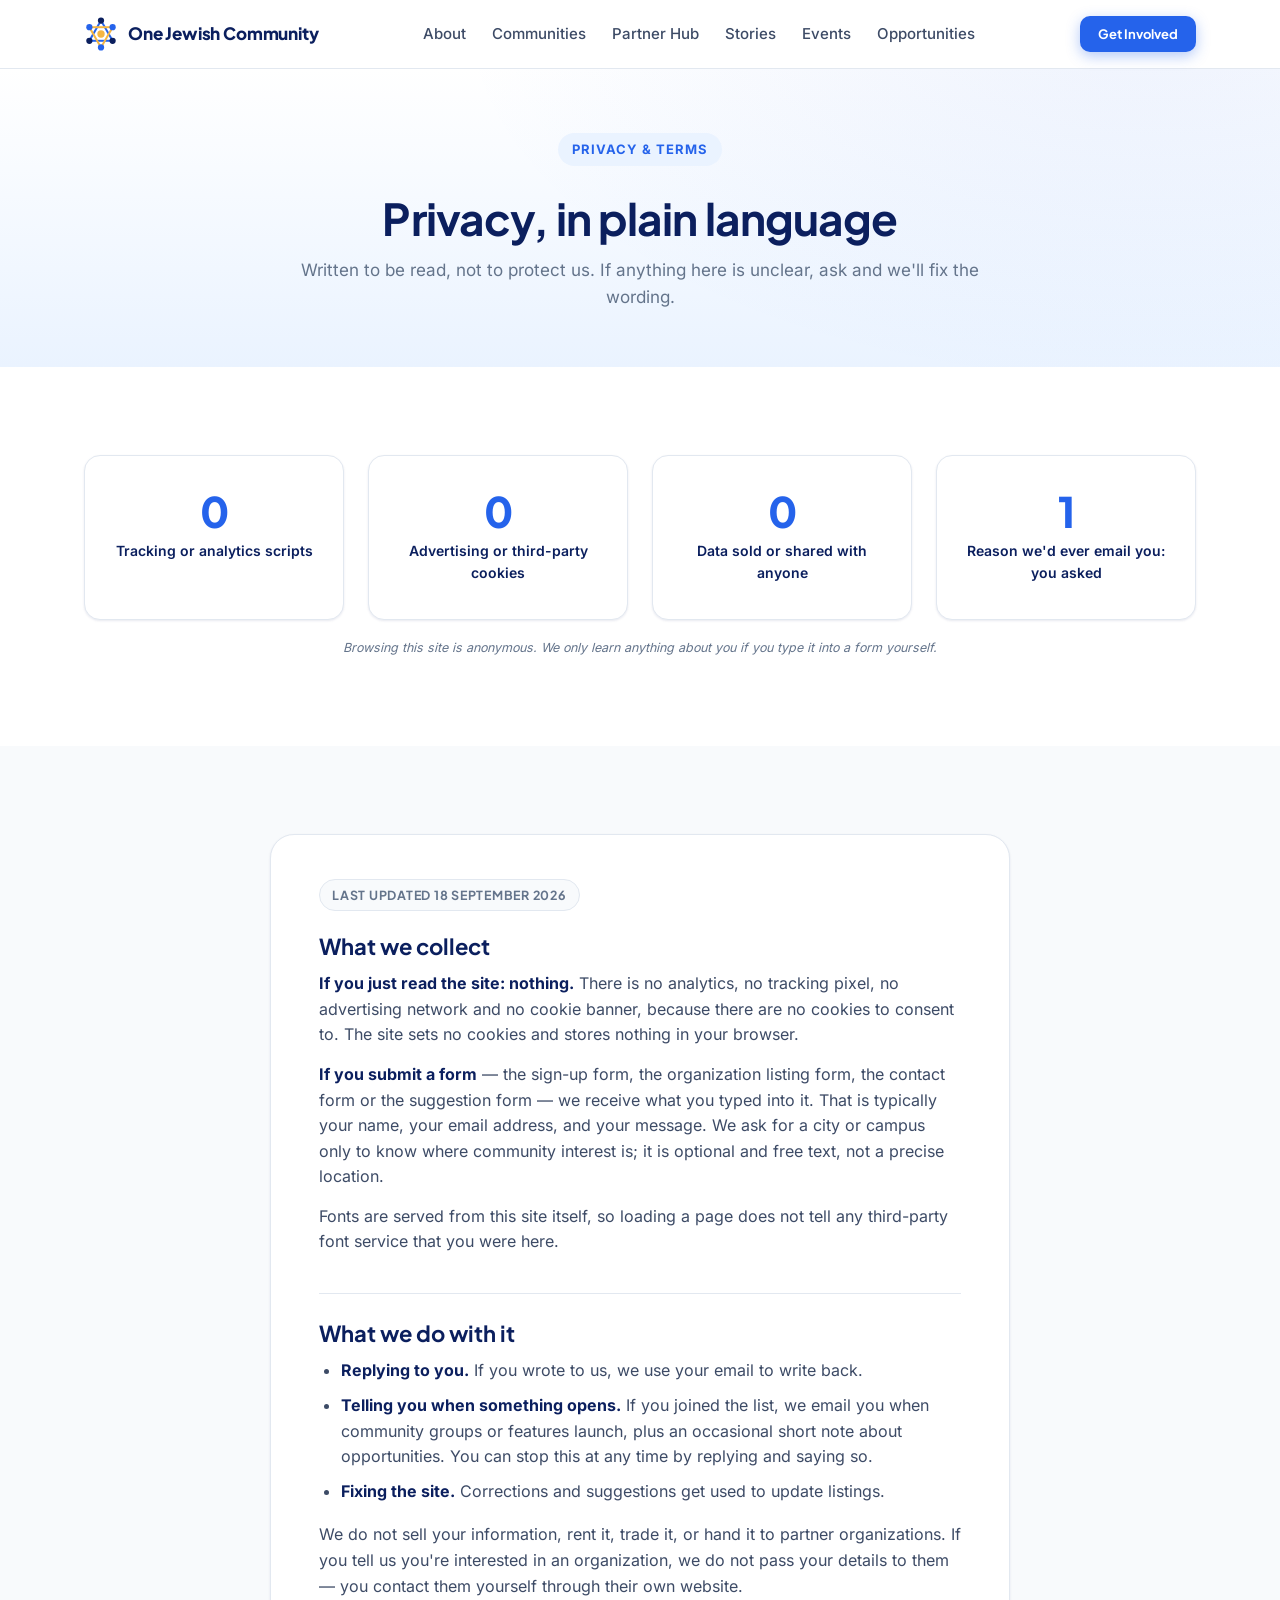
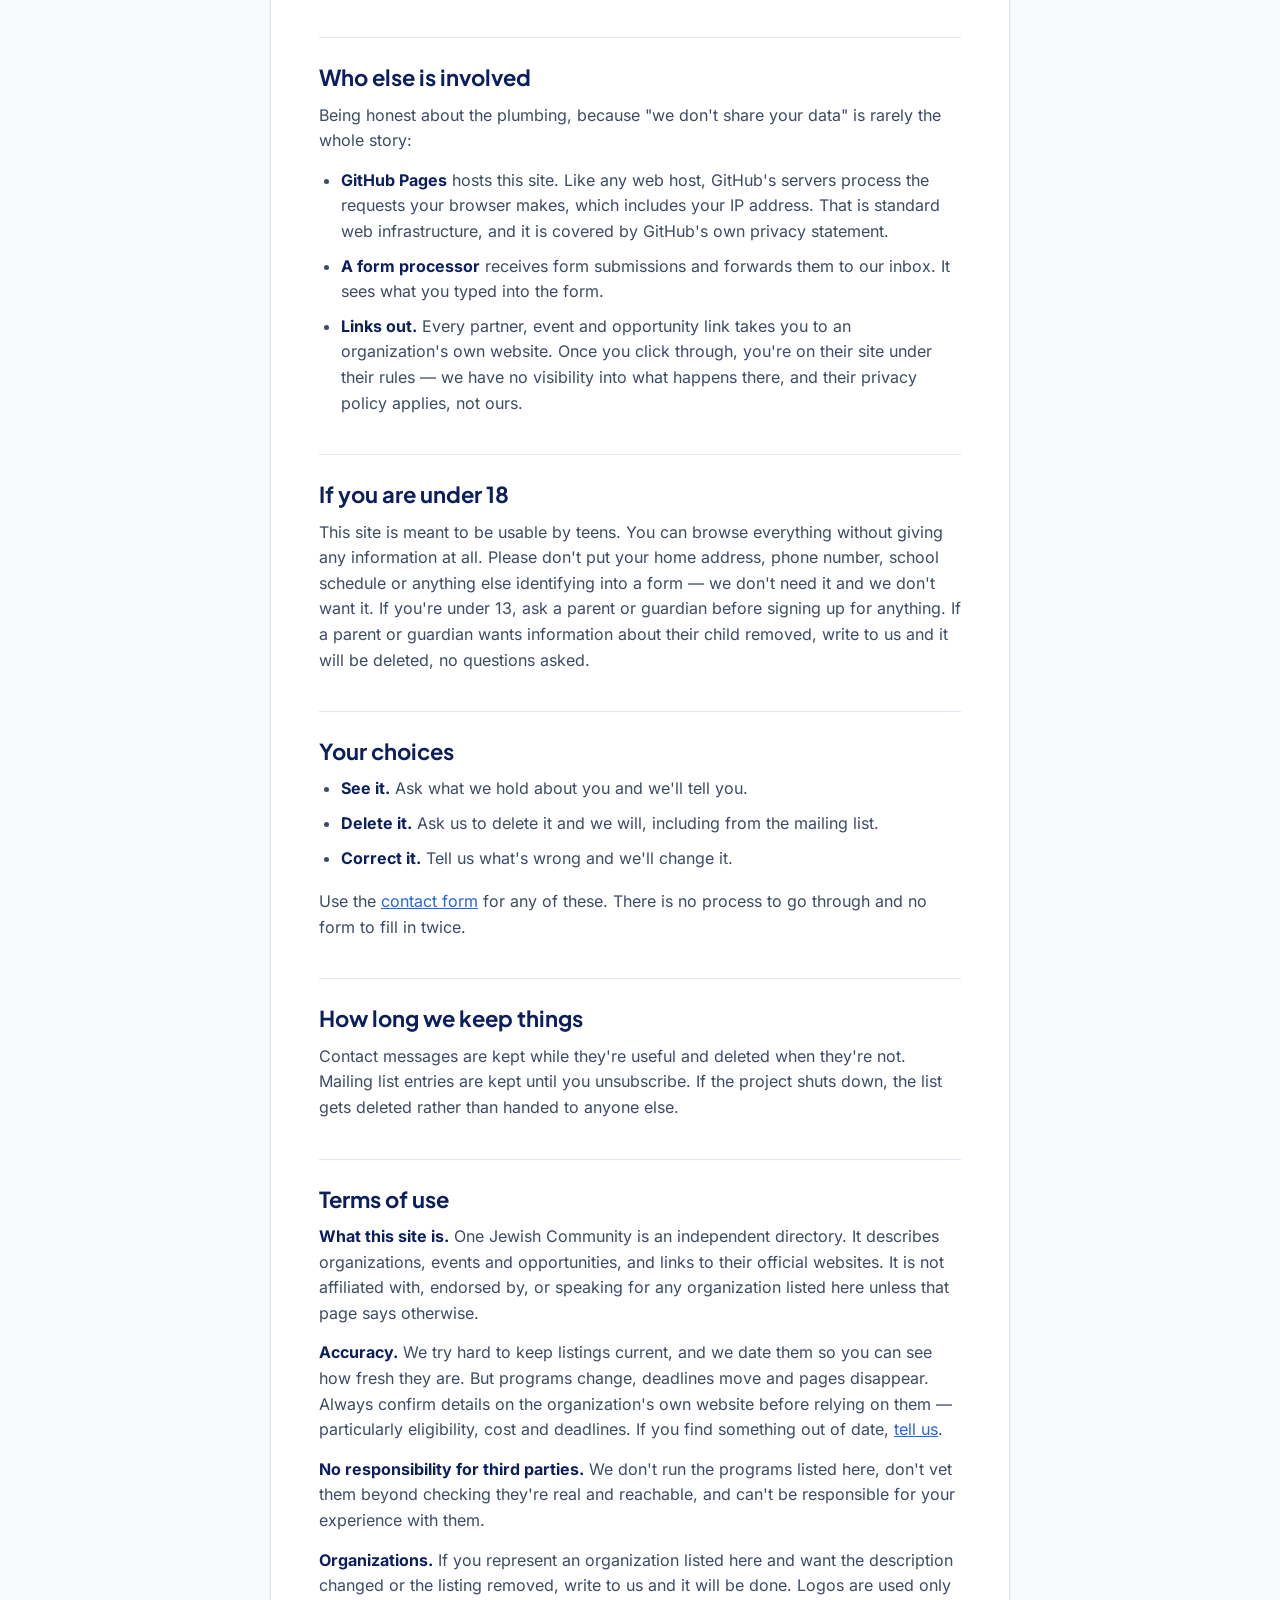
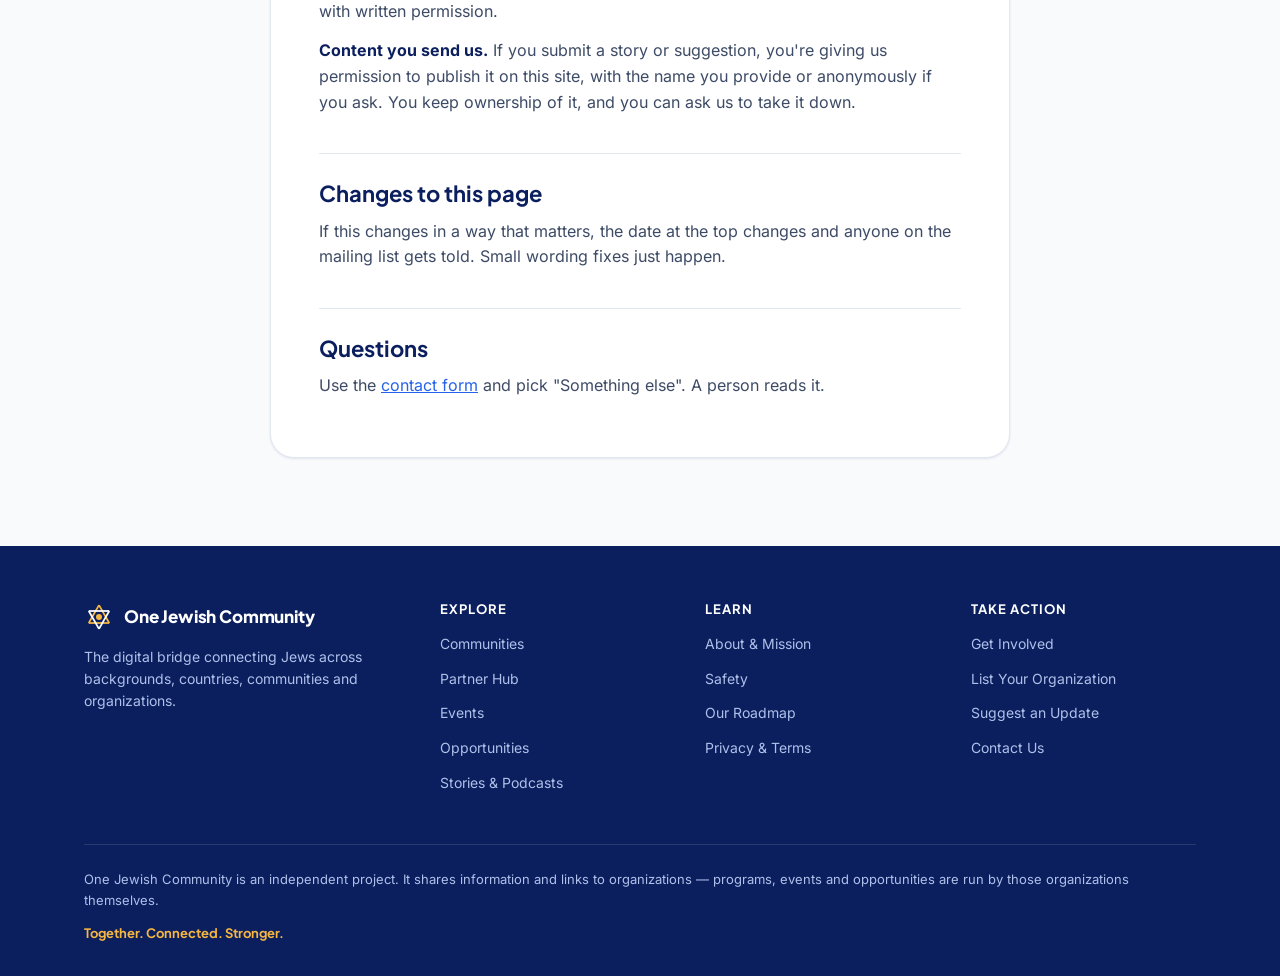
<file: privacy.html>
<!DOCTYPE html>
<html lang="en">
<head>
<meta charset="UTF-8">
<meta name="viewport" content="width=device-width, initial-scale=1.0">
<title>Privacy &amp; Terms — One Jewish Community</title>
<meta name="description" content="What information One Jewish Community collects, how it is used, and the terms of using the site.">
<link rel="canonical" href="https://benisbetter.github.io/onejewishcommunity/privacy.html">
<meta name="theme-color" content="#0B1F5E">
<meta name="color-scheme" content="light">

<meta property="og:type" content="website">
<meta property="og:site_name" content="One Jewish Community">
<meta property="og:locale" content="en_US">
<meta property="og:title" content="Privacy &amp; Terms">
<meta property="og:description" content="What information One Jewish Community collects, how it is used, and the terms of using the site.">
<meta property="og:url" content="https://benisbetter.github.io/onejewishcommunity/privacy.html">
<meta property="og:image" content="https://benisbetter.github.io/onejewishcommunity/og-image.png">
<meta property="og:image:width" content="1200">
<meta property="og:image:height" content="630">
<meta property="og:image:alt" content="One Jewish Community — Together. Connected. Stronger.">
<meta name="twitter:card" content="summary_large_image">
<meta name="twitter:title" content="Privacy &amp; Terms">
<meta name="twitter:description" content="What information One Jewish Community collects, how it is used, and the terms of using the site.">
<meta name="twitter:image" content="https://benisbetter.github.io/onejewishcommunity/og-image.png">

<link rel="icon" href="favicon.svg" type="image/svg+xml">
<link rel="apple-touch-icon" href="favicon.svg">

<link rel="preload" href="fonts/inter-400-latin.woff2" as="font" type="font/woff2" crossorigin>
<link rel="preload" href="fonts/plus-jakarta-sans-700-latin.woff2" as="font" type="font/woff2" crossorigin>
<link rel="stylesheet" href="fonts.css?v=3">
<link rel="stylesheet" href="styles.css?v=3">
</head>
<body>
<a class="skip-link" href="#main">Skip to content</a>

<!-- ============ HEADER ============ -->
<header class="site-header">
  <div class="container nav">
    <a href="index.html" class="brand">
      <svg class="brand-mark" width="34" height="34" viewBox="0 0 24 24" fill="none" aria-hidden="true" focusable="false" xmlns="http://www.w3.org/2000/svg">
        <line x1="12" y1="2.5" x2="3.8" y2="16.8" stroke="#2563EB" stroke-width="1.4"/>
        <line x1="3.8" y1="16.8" x2="20.2" y2="16.8" stroke="#2563EB" stroke-width="1.4"/>
        <line x1="20.2" y1="16.8" x2="12" y2="2.5" stroke="#2563EB" stroke-width="1.4"/>
        <line x1="12" y1="21.5" x2="3.8" y2="7.2" stroke="#F5B642" stroke-width="1.4"/>
        <line x1="3.8" y1="7.2" x2="20.2" y2="7.2" stroke="#F5B642" stroke-width="1.4"/>
        <line x1="20.2" y1="7.2" x2="12" y2="21.5" stroke="#F5B642" stroke-width="1.4"/>
        <circle cx="12" cy="2.5" r="2.2" fill="#0B1F5E"/>
        <circle cx="3.8" cy="16.8" r="2.2" fill="#0B1F5E"/>
        <circle cx="20.2" cy="16.8" r="2.2" fill="#0B1F5E"/>
        <circle cx="12" cy="21.5" r="2.2" fill="#2563EB"/>
        <circle cx="3.8" cy="7.2" r="2.2" fill="#2563EB"/>
        <circle cx="20.2" cy="7.2" r="2.2" fill="#2563EB"/>
        <circle cx="12" cy="12" r="2.6" fill="#F5B642"/>
      </svg>
      One Jewish Community
    </a>
    <nav aria-label="Main">
      <ul class="nav-links" id="navLinks">
        <li><a href="about.html">About</a></li>
        <li><a href="communities.html">Communities</a></li>
        <li><a href="partners.html">Partner Hub</a></li>
        <li><a href="stories.html">Stories</a></li>
        <li><a href="events.html">Events</a></li>
        <li><a href="opportunities.html">Opportunities</a></li>
        <li class="nav-join"><a href="join.html">Get Involved</a></li>
      </ul>
    </nav>
    <div class="nav-cta">
      <a href="join.html" class="btn btn-primary btn-sm">Get Involved</a>
      <button class="nav-toggle" id="navToggle" type="button" aria-label="Open menu" aria-expanded="false" aria-controls="navLinks">
        <span></span><span></span><span></span>
      </button>
    </div>
  </div>
</header>


<main id="main">
<!-- ============ PAGE HERO ============ -->
<section class="page-hero">
  <div class="container">
    <span class="eyebrow">Privacy &amp; Terms</span>
    <h1>Privacy, in plain language</h1>
    <p>Written to be read, not to protect us. If anything here is unclear, ask and we'll fix the wording.</p>
  </div>
</section>

<!-- ============ THE SHORT VERSION ============ -->
<section>
  <div class="container">
    <div class="grid grid-4">
      <div class="card stat-card reveal">
        <div class="stat-num">0</div>
        <p>Tracking or analytics scripts</p>
      </div>
      <div class="card stat-card reveal">
        <div class="stat-num">0</div>
        <p>Advertising or third-party cookies</p>
      </div>
      <div class="card stat-card reveal">
        <div class="stat-num">0</div>
        <p>Data sold or shared with anyone</p>
      </div>
      <div class="card stat-card reveal">
        <div class="stat-num">1</div>
        <p>Reason we'd ever email you: you asked</p>
      </div>
    </div>
    <p class="stat-note">Browsing this site is anonymous. We only learn anything about you if you type it into a form yourself.</p>
  </div>
</section>

<!-- ============ THE DETAIL ============ -->
<section class="section-gray">
  <div class="container">
    <div class="prose reveal">
      <p class="prose-updated">Last updated 18 September 2026</p>

      <h2>What we collect</h2>
      <p><strong>If you just read the site: nothing.</strong> There is no analytics, no tracking pixel, no advertising network and no cookie banner, because there are no cookies to consent to. The site sets no cookies and stores nothing in your browser.</p>
      <p><strong>If you submit a form</strong> — the sign-up form, the organization listing form, the contact form or the suggestion form — we receive what you typed into it. That is typically your name, your email address, and your message. We ask for a city or campus only to know where community interest is; it is optional and free text, not a precise location.</p>
      <p>Fonts are served from this site itself, so loading a page does not tell any third-party font service that you were here.</p>

      <h2>What we do with it</h2>
      <ul>
        <li><strong>Replying to you.</strong> If you wrote to us, we use your email to write back.</li>
        <li><strong>Telling you when something opens.</strong> If you joined the list, we email you when community groups or features launch, plus an occasional short note about opportunities. You can stop this at any time by replying and saying so.</li>
        <li><strong>Fixing the site.</strong> Corrections and suggestions get used to update listings.</li>
      </ul>
      <p>We do not sell your information, rent it, trade it, or hand it to partner organizations. If you tell us you're interested in an organization, we do not pass your details to them — you contact them yourself through their own website.</p>

      <h2>Who else is involved</h2>
      <p>Being honest about the plumbing, because "we don't share your data" is rarely the whole story:</p>
      <ul>
        <li><strong>GitHub Pages</strong> hosts this site. Like any web host, GitHub's servers process the requests your browser makes, which includes your IP address. That is standard web infrastructure, and it is covered by GitHub's own privacy statement.</li>
        <li><strong>A form processor</strong> receives form submissions and forwards them to our inbox. It sees what you typed into the form.</li>
        <li><strong>Links out.</strong> Every partner, event and opportunity link takes you to an organization's own website. Once you click through, you're on their site under their rules — we have no visibility into what happens there, and their privacy policy applies, not ours.</li>
      </ul>

      <h2>If you are under 18</h2>
      <p>This site is meant to be usable by teens. You can browse everything without giving any information at all. Please don't put your home address, phone number, school schedule or anything else identifying into a form — we don't need it and we don't want it. If you're under 13, ask a parent or guardian before signing up for anything. If a parent or guardian wants information about their child removed, write to us and it will be deleted, no questions asked.</p>

      <h2>Your choices</h2>
      <ul>
        <li><strong>See it.</strong> Ask what we hold about you and we'll tell you.</li>
        <li><strong>Delete it.</strong> Ask us to delete it and we will, including from the mailing list.</li>
        <li><strong>Correct it.</strong> Tell us what's wrong and we'll change it.</li>
      </ul>
      <p>Use the <a href="contact.html">contact form</a> for any of these. There is no process to go through and no form to fill in twice.</p>

      <h2>How long we keep things</h2>
      <p>Contact messages are kept while they're useful and deleted when they're not. Mailing list entries are kept until you unsubscribe. If the project shuts down, the list gets deleted rather than handed to anyone else.</p>

      <h2 id="terms">Terms of use</h2>
      <p><strong>What this site is.</strong> One Jewish Community is an independent directory. It describes organizations, events and opportunities, and links to their official websites. It is not affiliated with, endorsed by, or speaking for any organization listed here unless that page says otherwise.</p>
      <p><strong>Accuracy.</strong> We try hard to keep listings current, and we date them so you can see how fresh they are. But programs change, deadlines move and pages disappear. Always confirm details on the organization's own website before relying on them — particularly eligibility, cost and deadlines. If you find something out of date, <a href="contact.html">tell us</a>.</p>
      <p><strong>No responsibility for third parties.</strong> We don't run the programs listed here, don't vet them beyond checking they're real and reachable, and can't be responsible for your experience with them.</p>
      <p><strong>Organizations.</strong> If you represent an organization listed here and want the description changed or the listing removed, write to us and it will be done. Logos are used only with written permission.</p>
      <p><strong>Content you send us.</strong> If you submit a story or suggestion, you're giving us permission to publish it on this site, with the name you provide or anonymously if you ask. You keep ownership of it, and you can ask us to take it down.</p>

      <h2>Changes to this page</h2>
      <p>If this changes in a way that matters, the date at the top changes and anyone on the mailing list gets told. Small wording fixes just happen.</p>

      <h2>Questions</h2>
      <p>Use the <a href="contact.html">contact form</a> and pick "Something else". A person reads it.</p>
    </div>
  </div>
</section>
</main>

<!-- ============ FOOTER ============ -->
<footer class="site-footer">
  <div class="container">
    <div class="footer-grid">
      <div>
        <a href="index.html" class="brand">
          <svg width="30" height="30" viewBox="0 0 24 24" fill="none" aria-hidden="true" focusable="false" xmlns="http://www.w3.org/2000/svg">
            <line x1="12" y1="2.5" x2="3.8" y2="16.8" stroke="#F5B642" stroke-width="1.4"/>
            <line x1="3.8" y1="16.8" x2="20.2" y2="16.8" stroke="#F5B642" stroke-width="1.4"/>
            <line x1="20.2" y1="16.8" x2="12" y2="2.5" stroke="#F5B642" stroke-width="1.4"/>
            <line x1="12" y1="21.5" x2="3.8" y2="7.2" stroke="#FFFFFF" stroke-width="1.4"/>
            <line x1="3.8" y1="7.2" x2="20.2" y2="7.2" stroke="#FFFFFF" stroke-width="1.4"/>
            <line x1="20.2" y1="7.2" x2="12" y2="21.5" stroke="#FFFFFF" stroke-width="1.4"/>
            <circle cx="12" cy="12" r="2.4" fill="#F5B642"/>
          </svg>
          One Jewish Community
        </a>
        <p class="footer-tagline">The digital bridge connecting Jews across backgrounds, countries, communities and organizations.</p>
      </div>
      <div class="footer-col">
        <h2>Explore</h2>
        <ul>
          <li><a href="communities.html">Communities</a></li>
          <li><a href="partners.html">Partner Hub</a></li>
          <li><a href="events.html">Events</a></li>
          <li><a href="opportunities.html">Opportunities</a></li>
          <li><a href="stories.html">Stories &amp; Podcasts</a></li>
        </ul>
      </div>
      <div class="footer-col">
        <h2>Learn</h2>
        <ul>
          <li><a href="about.html">About &amp; Mission</a></li>
          <li><a href="about.html#safety">Safety</a></li>
          <li><a href="about.html#roadmap">Our Roadmap</a></li>
          <li><a href="privacy.html">Privacy &amp; Terms</a></li>
        </ul>
      </div>
      <div class="footer-col">
        <h2>Take Action</h2>
        <ul>
          <li><a href="join.html">Get Involved</a></li>
          <li><a href="join.html#organization">List Your Organization</a></li>
          <li><a href="about.html#suggest">Suggest an Update</a></li>
          <li><a href="contact.html">Contact Us</a></li>
        </ul>
      </div>
    </div>
    <div class="footer-bottom">
      <span>One Jewish Community is an independent project. It shares information and links to organizations — programs, events and opportunities are run by those organizations themselves.</span>
      <span class="footer-slogan">Together. Connected. Stronger.</span>
    </div>
  </div>
</footer>

<script src="script.js?v=3"></script>
</body>
</html>
</file>
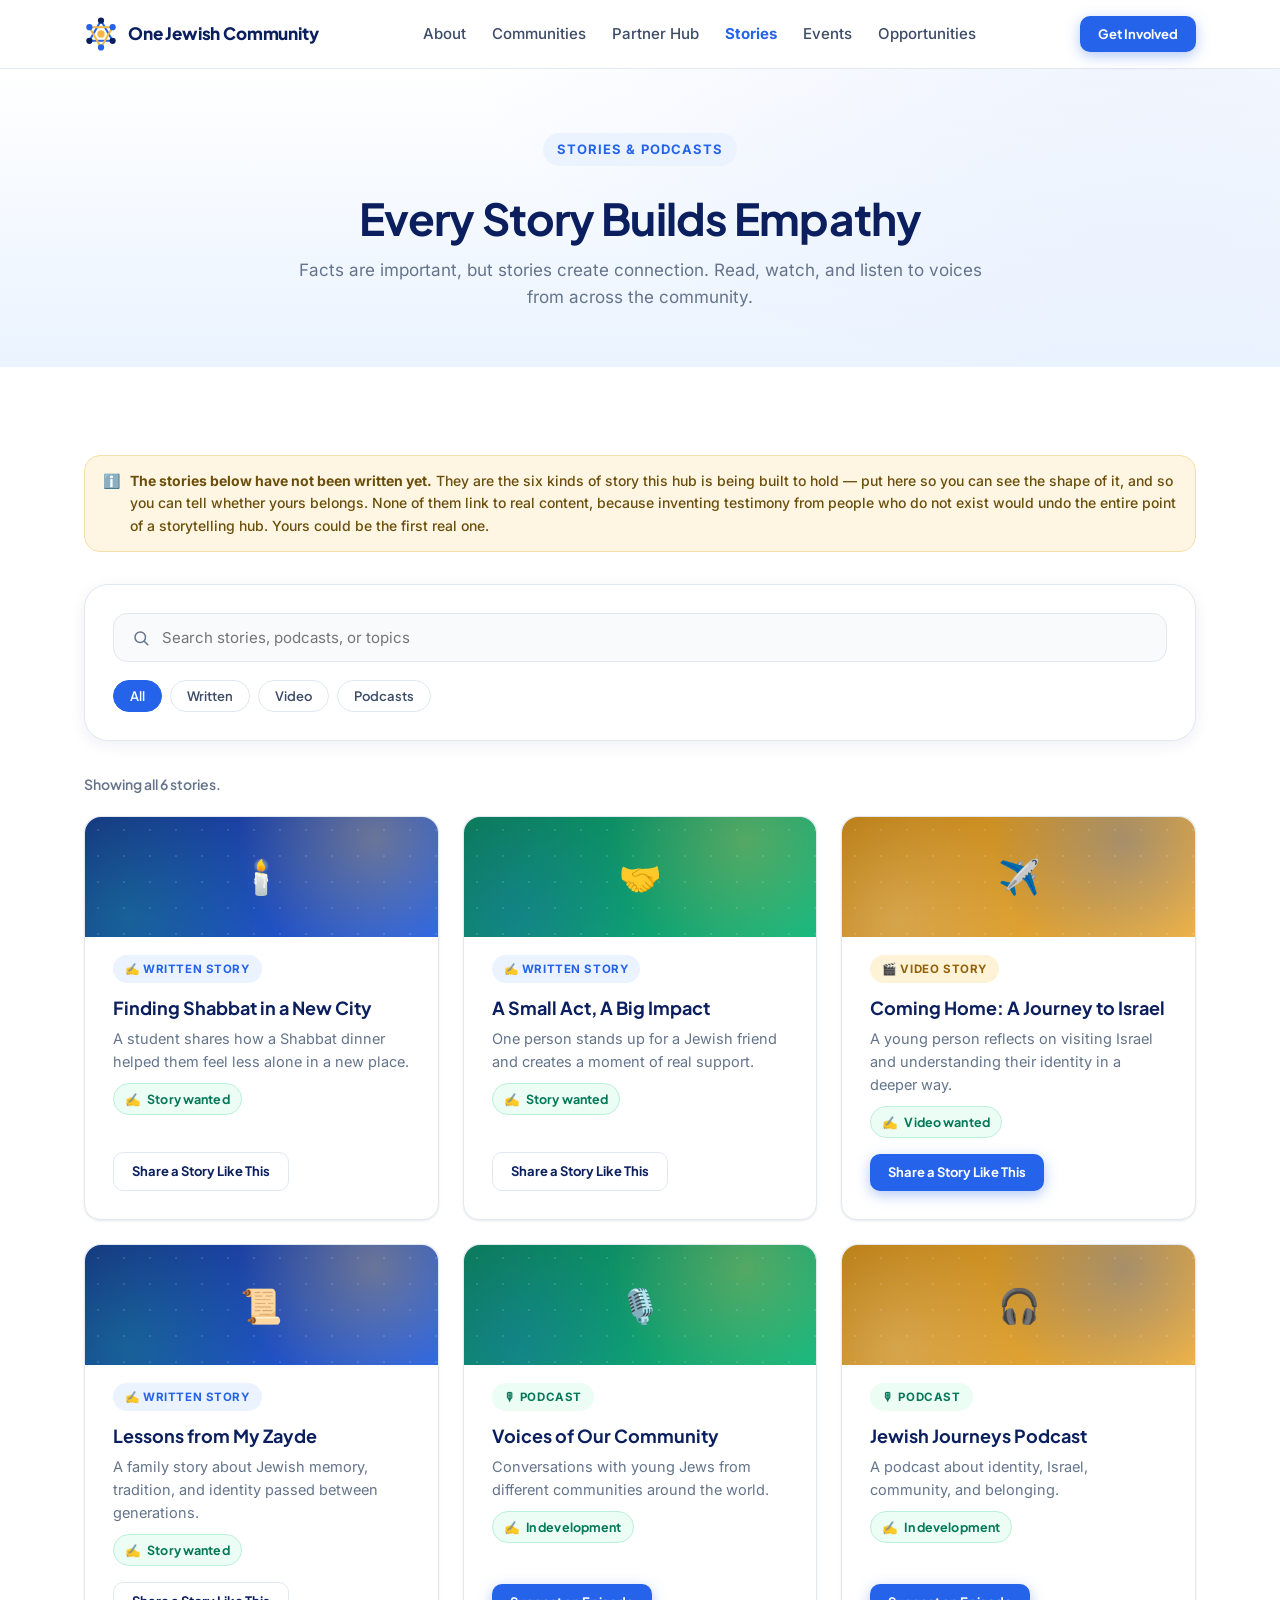
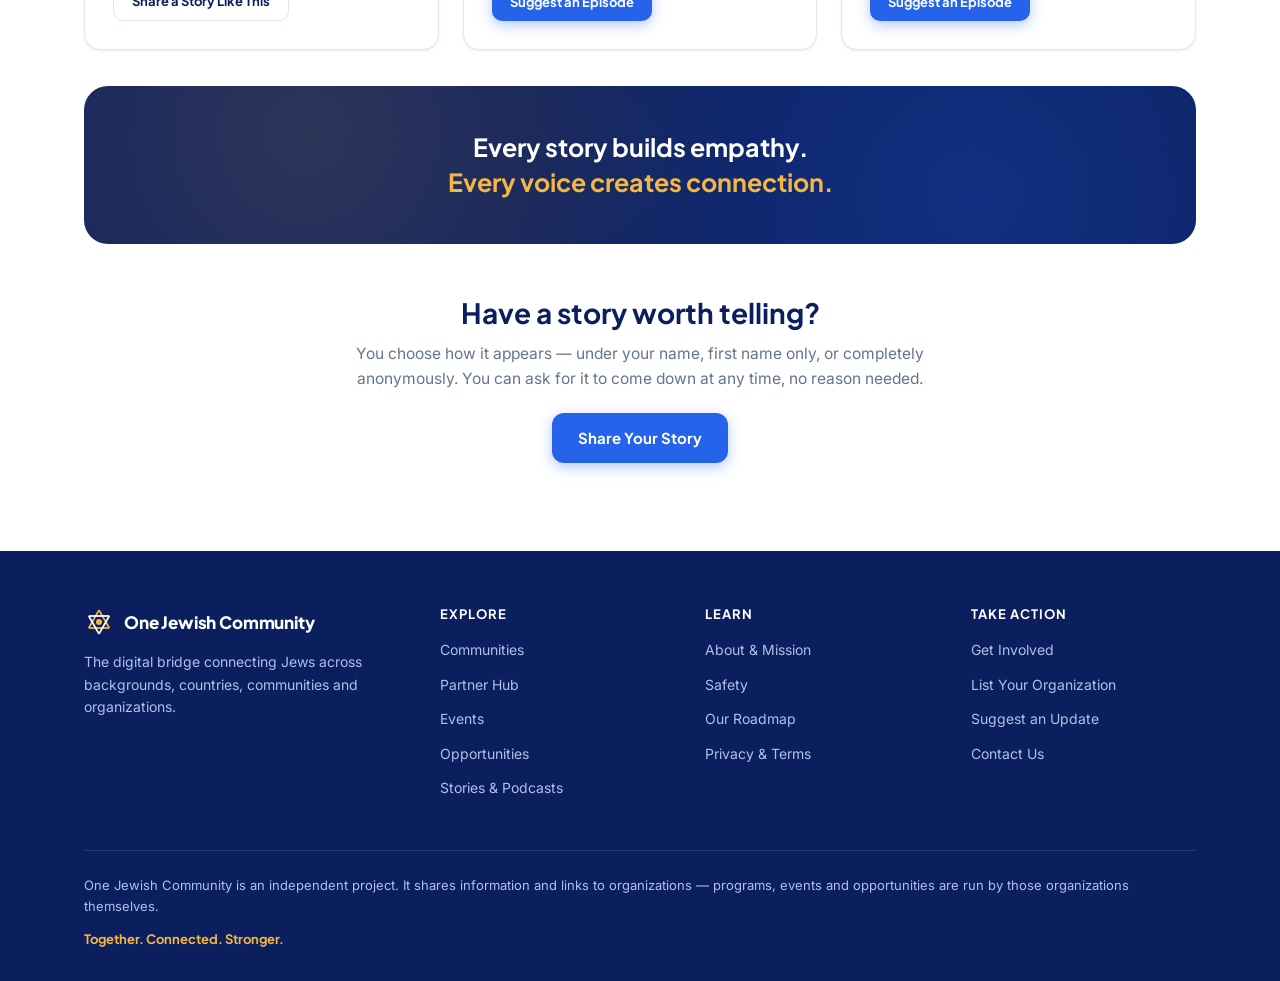
<file: stories.html>
<!DOCTYPE html>
<html lang="en">
<head>
<meta charset="UTF-8">
<meta name="viewport" content="width=device-width, initial-scale=1.0">
<title>Stories &amp; Podcasts — One Jewish Community</title>
<meta name="description" content="Personal stories, videos and podcasts from across the Jewish community — read, watch and listen.">
<link rel="canonical" href="https://benisbetter.github.io/onejewishcommunity/stories.html">
<meta name="theme-color" content="#0B1F5E">
<meta name="color-scheme" content="light">

<meta property="og:type" content="website">
<meta property="og:site_name" content="One Jewish Community">
<meta property="og:locale" content="en_US">
<meta property="og:title" content="Stories &amp; Podcasts">
<meta property="og:description" content="Personal stories, videos and podcasts from across the Jewish community — read, watch and listen.">
<meta property="og:url" content="https://benisbetter.github.io/onejewishcommunity/stories.html">
<meta property="og:image" content="https://benisbetter.github.io/onejewishcommunity/og-image.png">
<meta property="og:image:width" content="1200">
<meta property="og:image:height" content="630">
<meta property="og:image:alt" content="One Jewish Community — Together. Connected. Stronger.">
<meta name="twitter:card" content="summary_large_image">
<meta name="twitter:title" content="Stories &amp; Podcasts">
<meta name="twitter:description" content="Personal stories, videos and podcasts from across the Jewish community — read, watch and listen.">
<meta name="twitter:image" content="https://benisbetter.github.io/onejewishcommunity/og-image.png">

<link rel="icon" href="favicon.svg" type="image/svg+xml">
<link rel="apple-touch-icon" href="favicon.svg">

<link rel="preload" href="fonts/inter-400-latin.woff2" as="font" type="font/woff2" crossorigin>
<link rel="preload" href="fonts/plus-jakarta-sans-700-latin.woff2" as="font" type="font/woff2" crossorigin>
<link rel="stylesheet" href="fonts.css?v=3">
<link rel="stylesheet" href="styles.css?v=3">
</head>
<body data-item-noun="story" data-item-plural="stories">

<a class="skip-link" href="#main">Skip to content</a>

<!-- ============ HEADER ============ -->
<header class="site-header">
  <div class="container nav">
    <a href="index.html" class="brand">
      <svg class="brand-mark" width="34" height="34" viewBox="0 0 24 24" fill="none" aria-hidden="true" focusable="false" xmlns="http://www.w3.org/2000/svg">
        <line x1="12" y1="2.5" x2="3.8" y2="16.8" stroke="#2563EB" stroke-width="1.4"/>
        <line x1="3.8" y1="16.8" x2="20.2" y2="16.8" stroke="#2563EB" stroke-width="1.4"/>
        <line x1="20.2" y1="16.8" x2="12" y2="2.5" stroke="#2563EB" stroke-width="1.4"/>
        <line x1="12" y1="21.5" x2="3.8" y2="7.2" stroke="#F5B642" stroke-width="1.4"/>
        <line x1="3.8" y1="7.2" x2="20.2" y2="7.2" stroke="#F5B642" stroke-width="1.4"/>
        <line x1="20.2" y1="7.2" x2="12" y2="21.5" stroke="#F5B642" stroke-width="1.4"/>
        <circle cx="12" cy="2.5" r="2.2" fill="#0B1F5E"/>
        <circle cx="3.8" cy="16.8" r="2.2" fill="#0B1F5E"/>
        <circle cx="20.2" cy="16.8" r="2.2" fill="#0B1F5E"/>
        <circle cx="12" cy="21.5" r="2.2" fill="#2563EB"/>
        <circle cx="3.8" cy="7.2" r="2.2" fill="#2563EB"/>
        <circle cx="20.2" cy="7.2" r="2.2" fill="#2563EB"/>
        <circle cx="12" cy="12" r="2.6" fill="#F5B642"/>
      </svg>
      One Jewish Community
    </a>
    <nav aria-label="Main">
      <ul class="nav-links" id="navLinks">
        <li><a href="about.html">About</a></li>
        <li><a href="communities.html">Communities</a></li>
        <li><a href="partners.html">Partner Hub</a></li>
        <li><a href="stories.html" class="active" aria-current="page">Stories</a></li>
        <li><a href="events.html">Events</a></li>
        <li><a href="opportunities.html">Opportunities</a></li>
        <li class="nav-join"><a href="join.html">Get Involved</a></li>
      </ul>
    </nav>
    <div class="nav-cta">
      <a href="join.html" class="btn btn-primary btn-sm">Get Involved</a>
      <button class="nav-toggle" id="navToggle" type="button" aria-label="Open menu" aria-expanded="false" aria-controls="navLinks">
        <span></span><span></span><span></span>
      </button>
    </div>
  </div>
</header>


<main id="main">
<!-- ============ PAGE HERO ============ -->
<section class="page-hero">
  <div class="container">
    <span class="eyebrow">Stories &amp; Podcasts</span>
    <h1>Every Story Builds Empathy</h1>
    <p>Facts are important, but stories create connection. Read, watch, and listen to voices from across the community.</p>
  </div>
</section>

<!-- ============ STORY EXPLORER ============ -->
<section>
  <div class="container">
    <div class="note-strip reveal">
      <span>ℹ️</span>
      <span><strong>The stories below have not been written yet.</strong> They are the six kinds of story this hub is being built to hold — put here so you can see the shape of it, and so you can tell whether yours belongs. None of them link to real content, because inventing testimony from people who do not exist would undo the entire point of a storytelling hub. Yours could be the first real one.</span>
    </div>

    <div class="search-shell reveal">
      <div class="search-bar">
        <svg width="18" height="18" viewBox="0 0 24 24" fill="none" stroke="#64748B" stroke-width="2" stroke-linecap="round"><circle cx="11" cy="11" r="7"/><line x1="21" y1="21" x2="16.65" y2="16.65"/></svg>
        <input type="text" id="siteSearch" placeholder="Search stories, podcasts, or topics" aria-label="Search stories">
      </div>
      <div class="filter-chips">
        <button class="chip active" type="button" data-filter="all">All</button>
        <button class="chip" type="button" data-filter="written">Written</button>
        <button class="chip" type="button" data-filter="video">Video</button>
        <button class="chip" type="button" data-filter="podcast">Podcasts</button>
      </div>
    </div>

    <p class="result-count" id="resultCount" role="status" aria-live="polite"></p>

    <div class="grid grid-3">
      <div class="card story-card reveal" data-filterable data-tags="written">
        <div class="img-ph story-img"><span>🕯️</span></div>
        <span class="story-type written">✍️ Written Story</span>
        <h3>Finding Shabbat in a New City</h3>
        <p>A student shares how a Shabbat dinner helped them feel less alone in a new place.</p>
        <span class="story-meta status-wanted">Story wanted</span>
        <a href="about.html#suggest" class="btn btn-secondary btn-sm">Share a Story Like This</a>
      </div>
      <div class="card story-card reveal" data-filterable data-tags="written">
        <div class="img-ph story-img ph-green"><span>🤝</span></div>
        <span class="story-type written">✍️ Written Story</span>
        <h3>A Small Act, A Big Impact</h3>
        <p>One person stands up for a Jewish friend and creates a moment of real support.</p>
        <span class="story-meta status-wanted">Story wanted</span>
        <a href="about.html#suggest" class="btn btn-secondary btn-sm">Share a Story Like This</a>
      </div>
      <div class="card story-card reveal" data-filterable data-tags="video">
        <div class="img-ph story-img ph-gold"><span>✈️</span></div>
        <span class="story-type video">🎬 Video Story</span>
        <h3>Coming Home: A Journey to Israel</h3>
        <p>A young person reflects on visiting Israel and understanding their identity in a deeper way.</p>
        <span class="story-meta status-wanted">Video wanted</span>
        <a href="about.html#suggest" class="btn btn-primary btn-sm">Share a Story Like This</a>
      </div>
      <div class="card story-card reveal" data-filterable data-tags="written">
        <div class="img-ph story-img"><span>📜</span></div>
        <span class="story-type written">✍️ Written Story</span>
        <h3>Lessons from My Zayde</h3>
        <p>A family story about Jewish memory, tradition, and identity passed between generations.</p>
        <span class="story-meta status-wanted">Story wanted</span>
        <a href="about.html#suggest" class="btn btn-secondary btn-sm">Share a Story Like This</a>
      </div>
      <div class="card story-card reveal" data-filterable data-tags="podcast">
        <div class="img-ph story-img ph-green"><span>🎙️</span></div>
        <span class="story-type podcast">🎙 Podcast</span>
        <h3>Voices of Our Community</h3>
        <p>Conversations with young Jews from different communities around the world.</p>
        <span class="story-meta status-wanted">In development</span>
        <a href="about.html#suggest" class="btn btn-primary btn-sm">Suggest an Episode</a>
      </div>
      <div class="card story-card reveal" data-filterable data-tags="podcast">
        <div class="img-ph story-img ph-gold"><span>🎧</span></div>
        <span class="story-type podcast">🎙 Podcast</span>
        <h3>Jewish Journeys Podcast</h3>
        <p>A podcast about identity, Israel, community, and belonging.</p>
        <span class="story-meta status-wanted">In development</span>
        <a href="about.html#suggest" class="btn btn-primary btn-sm">Suggest an Episode</a>
      </div>
    </div>
    <p class="no-results" id="noResults">No stories match that search. Try a different keyword or filter.</p>

    <div class="quote-card reveal">
      <p>Every story builds empathy.<br><span class="gold-text">Every voice creates connection.</span></p>
    </div>

    <div class="get-cta reveal">
      <h3>Have a story worth telling?</h3>
      <p class="cta-sub">You choose how it appears — under your name, first name only, or completely anonymously. You can ask for it to come down at any time, no reason needed.</p>
      <a href="about.html#suggest" class="btn btn-primary">Share Your Story</a>
    </div>
  </div>
</section>
</main>

<!-- ============ FOOTER ============ -->
<footer class="site-footer">
  <div class="container">
    <div class="footer-grid">
      <div>
        <a href="index.html" class="brand">
          <svg width="30" height="30" viewBox="0 0 24 24" fill="none" aria-hidden="true" focusable="false" xmlns="http://www.w3.org/2000/svg">
            <line x1="12" y1="2.5" x2="3.8" y2="16.8" stroke="#F5B642" stroke-width="1.4"/>
            <line x1="3.8" y1="16.8" x2="20.2" y2="16.8" stroke="#F5B642" stroke-width="1.4"/>
            <line x1="20.2" y1="16.8" x2="12" y2="2.5" stroke="#F5B642" stroke-width="1.4"/>
            <line x1="12" y1="21.5" x2="3.8" y2="7.2" stroke="#FFFFFF" stroke-width="1.4"/>
            <line x1="3.8" y1="7.2" x2="20.2" y2="7.2" stroke="#FFFFFF" stroke-width="1.4"/>
            <line x1="20.2" y1="7.2" x2="12" y2="21.5" stroke="#FFFFFF" stroke-width="1.4"/>
            <circle cx="12" cy="12" r="2.4" fill="#F5B642"/>
          </svg>
          One Jewish Community
        </a>
        <p class="footer-tagline">The digital bridge connecting Jews across backgrounds, countries, communities and organizations.</p>
      </div>
      <div class="footer-col">
        <h2>Explore</h2>
        <ul>
          <li><a href="communities.html">Communities</a></li>
          <li><a href="partners.html">Partner Hub</a></li>
          <li><a href="events.html">Events</a></li>
          <li><a href="opportunities.html">Opportunities</a></li>
          <li><a href="stories.html">Stories &amp; Podcasts</a></li>
        </ul>
      </div>
      <div class="footer-col">
        <h2>Learn</h2>
        <ul>
          <li><a href="about.html">About &amp; Mission</a></li>
          <li><a href="about.html#safety">Safety</a></li>
          <li><a href="about.html#roadmap">Our Roadmap</a></li>
          <li><a href="privacy.html">Privacy &amp; Terms</a></li>
        </ul>
      </div>
      <div class="footer-col">
        <h2>Take Action</h2>
        <ul>
          <li><a href="join.html">Get Involved</a></li>
          <li><a href="join.html#organization">List Your Organization</a></li>
          <li><a href="about.html#suggest">Suggest an Update</a></li>
          <li><a href="contact.html">Contact Us</a></li>
        </ul>
      </div>
    </div>
    <div class="footer-bottom">
      <span>One Jewish Community is an independent project. It shares information and links to organizations — programs, events and opportunities are run by those organizations themselves.</span>
      <span class="footer-slogan">Together. Connected. Stronger.</span>
    </div>
  </div>
</footer>

<script src="script.js?v=3"></script>
</body>
</html>
</file>
<file: fonts.css>
/* Self-hosted webfonts — no third-party requests. Regenerate with tools/fonts.js */

@font-face {
  font-family: 'Inter';
  font-style: normal;
  font-weight: 400;
  font-display: swap;
  src: url(fonts/inter-400-latin.woff2) format('woff2');
  unicode-range: U+0000-00FF, U+0131, U+0152-0153, U+02BB-02BC, U+02C6, U+02DA, U+02DC, U+0304, U+0308, U+0329, U+2000-206F, U+20AC, U+2122, U+2191, U+2193, U+2212, U+2215, U+FEFF, U+FFFD;
}

@font-face {
  font-family: 'Inter';
  font-style: normal;
  font-weight: 500;
  font-display: swap;
  src: url(fonts/inter-500-latin.woff2) format('woff2');
  unicode-range: U+0000-00FF, U+0131, U+0152-0153, U+02BB-02BC, U+02C6, U+02DA, U+02DC, U+0304, U+0308, U+0329, U+2000-206F, U+20AC, U+2122, U+2191, U+2193, U+2212, U+2215, U+FEFF, U+FFFD;
}

@font-face {
  font-family: 'Inter';
  font-style: normal;
  font-weight: 600;
  font-display: swap;
  src: url(fonts/inter-600-latin.woff2) format('woff2');
  unicode-range: U+0000-00FF, U+0131, U+0152-0153, U+02BB-02BC, U+02C6, U+02DA, U+02DC, U+0304, U+0308, U+0329, U+2000-206F, U+20AC, U+2122, U+2191, U+2193, U+2212, U+2215, U+FEFF, U+FFFD;
}

@font-face {
  font-family: 'Inter';
  font-style: normal;
  font-weight: 700;
  font-display: swap;
  src: url(fonts/inter-700-latin.woff2) format('woff2');
  unicode-range: U+0000-00FF, U+0131, U+0152-0153, U+02BB-02BC, U+02C6, U+02DA, U+02DC, U+0304, U+0308, U+0329, U+2000-206F, U+20AC, U+2122, U+2191, U+2193, U+2212, U+2215, U+FEFF, U+FFFD;
}

@font-face {
  font-family: 'Plus Jakarta Sans';
  font-style: normal;
  font-weight: 600;
  font-display: swap;
  src: url(fonts/plus-jakarta-sans-600-latin.woff2) format('woff2');
  unicode-range: U+0000-00FF, U+0131, U+0152-0153, U+02BB-02BC, U+02C6, U+02DA, U+02DC, U+0304, U+0308, U+0329, U+2000-206F, U+20AC, U+2122, U+2191, U+2193, U+2212, U+2215, U+FEFF, U+FFFD;
}

@font-face {
  font-family: 'Plus Jakarta Sans';
  font-style: normal;
  font-weight: 700;
  font-display: swap;
  src: url(fonts/plus-jakarta-sans-700-latin.woff2) format('woff2');
  unicode-range: U+0000-00FF, U+0131, U+0152-0153, U+02BB-02BC, U+02C6, U+02DA, U+02DC, U+0304, U+0308, U+0329, U+2000-206F, U+20AC, U+2122, U+2191, U+2193, U+2212, U+2215, U+FEFF, U+FFFD;
}

@font-face {
  font-family: 'Plus Jakarta Sans';
  font-style: normal;
  font-weight: 800;
  font-display: swap;
  src: url(fonts/plus-jakarta-sans-800-latin.woff2) format('woff2');
  unicode-range: U+0000-00FF, U+0131, U+0152-0153, U+02BB-02BC, U+02C6, U+02DA, U+02DC, U+0304, U+0308, U+0329, U+2000-206F, U+20AC, U+2122, U+2191, U+2193, U+2212, U+2215, U+FEFF, U+FFFD;
}
</file>
<file: styles.css>
/* ============================================================
   One Jewish Community — Together. Connected. Stronger.
   ============================================================ */

:root {
  --navy: #0B1F5E;
  --blue: #2563EB;
  --blue-dark: #1D4ED8;
  --light-blue: #EAF3FF;
  --gold: #F5B642;
  --orange: #F59E0B;
  --green: #10B981;
  --green-soft: #ECFDF5;
  --white: #FFFFFF;
  --gray: #F8FAFC;
  --border: #E2E8F0;
  --text: #3D4B66;
  --text-light: #64748B;
  --radius: 16px;
  --radius-lg: 24px;
  --shadow-sm: 0 1px 3px rgba(11, 31, 94, 0.06), 0 1px 2px rgba(11, 31, 94, 0.04);
  --shadow: 0 4px 16px rgba(11, 31, 94, 0.07);
  --shadow-lg: 0 12px 40px rgba(11, 31, 94, 0.12);
  --font-head: 'Plus Jakarta Sans', 'Inter', sans-serif;
  --font-body: 'Inter', sans-serif;
}

* { margin: 0; padding: 0; box-sizing: border-box; }

html { scroll-behavior: smooth; }

body {
  font-family: var(--font-body);
  color: var(--text);
  background: var(--white);
  line-height: 1.6;
  font-size: 16px;
  -webkit-font-smoothing: antialiased;
}

h1, h2, h3, h4 {
  font-family: var(--font-head);
  color: var(--navy);
  line-height: 1.2;
  font-weight: 700;
}

img { max-width: 100%; }
a { color: var(--blue); text-decoration: none; }

a:focus-visible,
button:focus-visible,
input:focus-visible,
select:focus-visible,
textarea:focus-visible,
[tabindex]:focus-visible {
  outline: 3px solid rgba(37, 99, 235, 0.55);
  outline-offset: 3px;
  border-radius: 6px;
}

/* Skip link — hidden until keyboard-focused */
.skip-link {
  position: absolute;
  left: 16px;
  top: -60px;
  z-index: 999;
  background: var(--navy);
  color: var(--white);
  padding: 12px 20px;
  border-radius: 0 0 12px 12px;
  font-weight: 600;
  font-size: 15px;
  transition: top 0.18s ease;
}
.skip-link:focus { top: 0; }

main:focus { outline: none; }

/* Screen-reader-only text */
.sr-only {
  position: absolute;
  width: 1px;
  height: 1px;
  padding: 0;
  margin: -1px;
  overflow: hidden;
  clip: rect(0, 0, 0, 0);
  white-space: nowrap;
  border: 0;
}

.container {
  max-width: 1160px;
  margin: 0 auto;
  padding: 0 24px;
}

section { padding: 88px 0; }

.section-alt { background: var(--light-blue); }
.section-gray { background: var(--gray); }

/* ---------- Shared type ---------- */
.eyebrow {
  display: inline-block;
  font-size: 13px;
  font-weight: 700;
  letter-spacing: 0.08em;
  text-transform: uppercase;
  color: var(--blue);
  background: var(--light-blue);
  padding: 6px 14px;
  border-radius: 999px;
  margin-bottom: 16px;
}

.section-alt .eyebrow { background: var(--white); }

.section-title {
  font-size: clamp(28px, 4vw, 40px);
  margin-bottom: 14px;
  letter-spacing: -0.02em;
}

.section-lead {
  font-size: 18px;
  color: var(--text-light);
  max-width: 720px;
}

.section-head { margin-bottom: 48px; }
.section-head.center { text-align: center; }
.section-head.center .section-lead { margin: 0 auto; }

.keyline {
  border-left: 4px solid var(--gold);
  background: var(--white);
  padding: 18px 24px;
  border-radius: 0 var(--radius) var(--radius) 0;
  font-family: var(--font-head);
  font-weight: 600;
  font-size: 18px;
  color: var(--navy);
  max-width: 760px;
  margin: 28px auto 0;
  box-shadow: var(--shadow-sm);
}

/* ---------- Buttons ---------- */
.btn {
  display: inline-flex;
  align-items: center;
  justify-content: center;
  gap: 8px;
  font-family: var(--font-head);
  font-weight: 700;
  font-size: 15px;
  padding: 13px 26px;
  border-radius: 12px;
  border: none;
  cursor: pointer;
  transition: all 0.2s ease;
  white-space: nowrap;
}

.btn-primary {
  background: var(--blue);
  color: var(--white);
  box-shadow: 0 4px 14px rgba(37, 99, 235, 0.35);
}
.btn-primary:hover { background: var(--blue-dark); transform: translateY(-1px); }

.btn-secondary {
  background: var(--white);
  color: var(--navy);
  border: 1.5px solid var(--border);
}
.btn-secondary:hover { border-color: var(--blue); color: var(--blue); }

.btn-ghost {
  background: transparent;
  color: var(--blue);
  padding: 8px 14px;
  font-size: 14px;
}
.btn-ghost:hover { background: var(--light-blue); }

.btn-sm { padding: 8px 18px; font-size: 13px; border-radius: 10px; }

.btn-gold {
  background: var(--gold);
  color: var(--navy);
}
.btn-gold:hover { background: var(--orange); transform: translateY(-1px); }

/* ---------- Header ---------- */
.site-header {
  position: sticky;
  top: 0;
  z-index: 100;
  background: rgba(255, 255, 255, 0.92);
  backdrop-filter: blur(12px);
  border-bottom: 1px solid var(--border);
}

.nav {
  display: flex;
  align-items: center;
  justify-content: space-between;
  height: 68px;
  gap: 24px;
}

.brand {
  display: flex;
  align-items: center;
  gap: 10px;
  font-family: var(--font-head);
  font-weight: 800;
  font-size: 17px;
  color: var(--navy);
  letter-spacing: -0.01em;
}

.brand svg { flex-shrink: 0; }

.nav-links {
  display: flex;
  align-items: center;
  gap: 26px;
  list-style: none;
}

/* Only appears inside the mobile menu, where the header CTA is hidden */
.nav-join { display: none; }

.nav-links a {
  color: var(--text);
  font-weight: 500;
  font-size: 15px;
  transition: color 0.15s;
}
.nav-links a:hover { color: var(--blue); }

.nav-cta { display: flex; align-items: center; gap: 12px; }

.nav-toggle {
  display: none;
  background: none;
  border: none;
  cursor: pointer;
  padding: 8px;
}
.nav-toggle span {
  display: block;
  width: 22px;
  height: 2px;
  background: var(--navy);
  margin: 5px 0;
  border-radius: 2px;
  transition: 0.2s;
}

/* ---------- Hero ---------- */
.hero {
  background:
    radial-gradient(ellipse 900px 500px at 85% -10%, rgba(37, 99, 235, 0.10), transparent),
    radial-gradient(ellipse 700px 420px at 10% 110%, rgba(245, 182, 66, 0.12), transparent),
    linear-gradient(180deg, var(--white) 0%, var(--light-blue) 100%);
  padding: 76px 0 96px;
  overflow: hidden;
  position: relative;
}

.hero-grid {
  display: grid;
  grid-template-columns: 1fr 1.05fr;
  gap: 56px;
  align-items: center;
}

.hero-badge {
  display: inline-flex;
  align-items: center;
  gap: 8px;
  background: var(--white);
  border: 1px solid var(--border);
  border-radius: 999px;
  padding: 7px 16px;
  font-size: 13px;
  font-weight: 600;
  color: var(--navy);
  box-shadow: var(--shadow-sm);
  margin-bottom: 24px;
}
.hero-badge .dot {
  width: 8px; height: 8px; border-radius: 50%;
  background: var(--green);
  box-shadow: 0 0 0 3px rgba(16, 185, 129, 0.2);
}

.hero h1 {
  font-size: clamp(36px, 5vw, 54px);
  letter-spacing: -0.03em;
  margin-bottom: 10px;
}

.hero-slogan {
  font-family: var(--font-head);
  font-size: clamp(20px, 2.6vw, 26px);
  font-weight: 800;
  margin-bottom: 18px;
  background: linear-gradient(90deg, var(--blue), var(--navy));
  -webkit-background-clip: text;
  background-clip: text;
  -webkit-text-fill-color: transparent;
}

.hero-sub {
  font-size: 18px;
  color: var(--text-light);
  margin-bottom: 30px;
  max-width: 520px;
}

.hero-actions { display: flex; gap: 14px; flex-wrap: wrap; margin-bottom: 34px; }

.hero-avatars { display: flex; align-items: center; gap: 12px; }
.avatar-stack { display: flex; }
.avatar {
  width: 38px; height: 38px;
  border-radius: 50%;
  border: 2.5px solid var(--white);
  display: flex; align-items: center; justify-content: center;
  font-family: var(--font-head);
  font-weight: 700; font-size: 13px;
  color: var(--white);
  margin-left: -10px;
}
.avatar:first-child { margin-left: 0; }
.av-1 { background: #2563EB; } .av-2 { background: #F5B642; }
.av-3 { background: #10B981; } .av-4 { background: #0B1F5E; }
.av-5 { background: #F59E0B; }
.hero-avatars p { font-size: 13.5px; color: var(--text-light); font-weight: 500; }

/* ---------- App mockup ---------- */
.mockup {
  background: var(--white);
  border-radius: var(--radius-lg);
  box-shadow: var(--shadow-lg);
  border: 1px solid var(--border);
  overflow: hidden;
  transform: rotate(0.5deg);
}

.mockup-bar {
  display: flex;
  align-items: center;
  gap: 8px;
  padding: 12px 16px;
  border-bottom: 1px solid var(--border);
  background: var(--gray);
}
.mockup-bar .m-dot { width: 10px; height: 10px; border-radius: 50%; }
.m-dot.r { background: #FCA5A5; } .m-dot.y { background: #FCD34D; } .m-dot.g { background: #86EFAC; }
.mockup-url {
  flex: 1;
  background: var(--white);
  border: 1px solid var(--border);
  border-radius: 8px;
  font-size: 11.5px;
  color: var(--text-light);
  padding: 4px 12px;
  text-align: center;
}

.mockup-body {
  padding: 16px;
  display: grid;
  grid-template-columns: 1fr 1fr;
  gap: 12px;
  background: var(--gray);
}

.mini-card {
  background: var(--white);
  border: 1px solid var(--border);
  border-radius: 12px;
  padding: 12px 14px;
  box-shadow: var(--shadow-sm);
}
.mini-card.wide { grid-column: span 2; }

.mini-title {
  font-family: var(--font-head);
  font-size: 11px;
  font-weight: 800;
  text-transform: uppercase;
  letter-spacing: 0.06em;
  color: var(--text-light);
  margin-bottom: 8px;
  display: flex;
  justify-content: space-between;
  align-items: center;
}
.mini-title .view-all { font-size: 10px; color: var(--blue); font-weight: 700; text-transform: none; letter-spacing: 0; }

.chip-row { display: flex; flex-wrap: wrap; gap: 6px; }
.mini-chip {
  font-size: 11px;
  font-weight: 600;
  color: var(--navy);
  background: var(--light-blue);
  border-radius: 999px;
  padding: 4px 10px;
}
.mini-chip.gold { background: #FEF3D7; color: #92610A; }
.mini-chip.green { background: var(--green-soft); color: #067857; }

.mini-event { display: flex; gap: 10px; align-items: center; }
.mini-date {
  background: var(--blue);
  color: var(--white);
  border-radius: 10px;
  padding: 6px 10px;
  text-align: center;
  font-family: var(--font-head);
  line-height: 1.1;
  flex-shrink: 0;
}
.mini-date b { display: block; font-size: 16px; }
.mini-date span { font-size: 9px; text-transform: uppercase; letter-spacing: 0.05em; }
.mini-event-info b { display: block; font-size: 13px; color: var(--navy); font-family: var(--font-head); }
.mini-event-info span { font-size: 11px; color: var(--text-light); }

.mini-media { display: flex; align-items: center; gap: 8px; margin-bottom: 6px; }
.mini-media:last-child { margin-bottom: 0; }
.play-btn {
  width: 26px; height: 26px;
  border-radius: 50%;
  background: var(--light-blue);
  color: var(--blue);
  display: flex; align-items: center; justify-content: center;
  font-size: 10px;
  flex-shrink: 0;
}
.play-btn.gold { background: #FEF3D7; color: var(--orange); }
.mini-media span { font-size: 12px; font-weight: 600; color: var(--navy); }

.partner-pills { display: flex; flex-wrap: wrap; gap: 6px; }
.partner-pill {
  display: inline-flex;
  align-items: center;
  gap: 5px;
  font-size: 11px;
  font-weight: 700;
  color: var(--navy);
  border: 1px solid var(--border);
  border-radius: 999px;
  padding: 4px 10px;
  background: var(--white);
}
.verified-dot {
  width: 12px; height: 12px;
  background: var(--blue);
  border-radius: 50%;
  color: var(--white);
  font-size: 8px;
  display: inline-flex;
  align-items: center;
  justify-content: center;
}

.mini-connections { display: flex; align-items: center; gap: 8px; }
.mini-connections .avatar { width: 28px; height: 28px; font-size: 10px; border-width: 2px; }
.mini-connections span { font-size: 11px; color: var(--text-light); font-weight: 500; }

.safe-label {
  grid-column: span 2;
  display: flex;
  align-items: center;
  justify-content: center;
  gap: 8px;
  background: var(--green-soft);
  border: 1px solid #A7F3D0;
  border-radius: 10px;
  padding: 8px;
  font-size: 12px;
  font-weight: 700;
  color: #067857;
}

/* Floating decorations */
.float-circle {
  position: absolute;
  border-radius: 50%;
  display: flex; align-items: center; justify-content: center;
  font-family: var(--font-head); font-weight: 700; color: var(--white);
  box-shadow: var(--shadow);
  animation: float 6s ease-in-out infinite;
  z-index: 2;
}
@keyframes float {
  0%, 100% { transform: translateY(0); }
  50% { transform: translateY(-10px); }
}

/* ---------- Cards / grids ---------- */
.grid { display: grid; gap: 24px; }
.grid-2 { grid-template-columns: repeat(2, 1fr); }
.grid-3 { grid-template-columns: repeat(3, 1fr); }
.grid-4 { grid-template-columns: repeat(4, 1fr); }

.card {
  background: var(--white);
  border: 1px solid var(--border);
  border-radius: var(--radius);
  padding: 28px;
  box-shadow: var(--shadow-sm);
  transition: transform 0.2s ease, box-shadow 0.2s ease;
}
.card:hover { transform: translateY(-4px); box-shadow: var(--shadow); }

.card h3 { font-size: 18px; margin-bottom: 8px; }
.card p { font-size: 14.5px; color: var(--text-light); }

.icon-box {
  width: 48px; height: 48px;
  border-radius: 12px;
  display: flex; align-items: center; justify-content: center;
  font-size: 22px;
  margin-bottom: 16px;
  background: var(--light-blue);
}
.icon-box.gold { background: #FEF3D7; }
.icon-box.green { background: var(--green-soft); }
.icon-box.navy { background: var(--navy); }

/* ---------- Network map ---------- */
.network-wrap {
  position: relative;
  height: 520px;
  margin-top: 48px;
}
.network-lines {
  position: absolute;
  inset: 0;
  width: 100%;
  height: 100%;
}
.net-center {
  position: absolute;
  left: 50%; top: 50%;
  transform: translate(-50%, -50%);
  background: var(--navy);
  color: var(--white);
  font-family: var(--font-head);
  font-weight: 800;
  font-size: 15px;
  text-align: center;
  padding: 26px 30px;
  border-radius: 50%;
  box-shadow: 0 8px 30px rgba(11, 31, 94, 0.35);
  z-index: 3;
  line-height: 1.3;
}
.net-node {
  position: absolute;
  transform: translate(-50%, -50%);
  background: var(--white);
  border: 1.5px solid var(--border);
  border-radius: 999px;
  padding: 9px 18px;
  font-family: var(--font-head);
  font-weight: 700;
  font-size: 13.5px;
  color: var(--navy);
  box-shadow: var(--shadow-sm);
  white-space: nowrap;
  z-index: 2;
  transition: all 0.2s;
}
.net-node:hover { border-color: var(--blue); color: var(--blue); transform: translate(-50%, -50%) scale(1.06); }
.network-note { text-align: center; margin-top: 20px; font-size: 14px; color: var(--text-light); }

/* ---------- Pillars ---------- */
.pillar-card { position: relative; padding-top: 36px; }
.pillar-num {
  position: absolute;
  top: -20px; left: 28px;
  width: 44px; height: 44px;
  border-radius: 12px;
  background: var(--navy);
  color: var(--gold);
  font-family: var(--font-head);
  font-weight: 800;
  font-size: 19px;
  display: flex; align-items: center; justify-content: center;
  box-shadow: var(--shadow);
}
.pillar-card ul { list-style: none; margin: 16px 0; }
.pillar-card li {
  font-size: 14px;
  color: var(--text);
  padding: 5px 0 5px 24px;
  position: relative;
}
.pillar-card li::before {
  content: '✓';
  position: absolute;
  left: 0;
  color: var(--green);
  font-weight: 800;
}
.pillar-quote {
  background: var(--light-blue);
  border-radius: 12px;
  padding: 14px 16px;
  font-size: 13.5px;
  font-weight: 600;
  color: var(--navy);
}

/* ---------- Feature grid ---------- */
.feature-card .example {
  margin-top: 14px;
  background: var(--gray);
  border: 1px dashed var(--border);
  border-radius: 10px;
  padding: 10px 14px;
  font-size: 12.5px;
  color: var(--text-light);
}
.feature-card .example b { color: var(--navy); font-size: 11px; text-transform: uppercase; letter-spacing: 0.05em; display: block; margin-bottom: 3px; }

/* ---------- Community preview ---------- */
.search-shell {
  background: var(--white);
  border: 1px solid var(--border);
  border-radius: var(--radius-lg);
  box-shadow: var(--shadow);
  padding: 28px;
  margin-bottom: 32px;
}
.search-bar {
  display: flex;
  align-items: center;
  gap: 12px;
  background: var(--gray);
  border: 1.5px solid var(--border);
  border-radius: 14px;
  padding: 14px 18px;
  margin-bottom: 18px;
}
.search-bar svg { flex-shrink: 0; }
.search-bar input {
  border: none;
  background: transparent;
  outline: none;
  font-family: var(--font-body);
  font-size: 15px;
  width: 100%;
  color: var(--navy);
}
.filter-chips { display: flex; flex-wrap: wrap; gap: 8px; }
.chip {
  font-family: var(--font-head);
  font-size: 13px;
  font-weight: 600;
  padding: 7px 16px;
  border-radius: 999px;
  border: 1.5px solid var(--border);
  background: var(--white);
  color: var(--text);
  cursor: pointer;
  transition: all 0.15s;
}
.chip:hover { border-color: var(--blue); color: var(--blue); }
.chip.active { background: var(--blue); border-color: var(--blue); color: var(--white); }

.community-card { display: flex; flex-direction: column; }
.community-top { display: flex; align-items: center; gap: 14px; margin-bottom: 12px; }
.community-avatar {
  width: 50px; height: 50px;
  border-radius: 14px;
  display: flex; align-items: center; justify-content: center;
  font-size: 22px;
  flex-shrink: 0;
}
.community-card .members {
  display: inline-flex;
  align-items: center;
  gap: 6px;
  font-size: 12.5px;
  font-weight: 600;
  color: var(--text-light);
  margin: 10px 0 16px;
}
.community-card .members::before {
  content: '';
  width: 7px; height: 7px;
  border-radius: 50%;
  background: var(--green);
}
.community-card .btn { margin-top: auto; }

.safety-note {
  text-align: center;
  margin-top: 32px;
  font-size: 14.5px;
  font-weight: 600;
  color: var(--navy);
  display: flex;
  align-items: center;
  justify-content: center;
  gap: 8px;
}

/* ---------- Partner hub ---------- */
.partner-card { display: flex; flex-direction: column; }
.partner-head { display: flex; align-items: center; gap: 14px; margin-bottom: 6px; }
.partner-logo {
  width: 52px; height: 52px;
  border-radius: 14px;
  display: flex; align-items: center; justify-content: center;
  font-family: var(--font-head);
  font-weight: 800;
  font-size: 15px;
  color: var(--white);
  flex-shrink: 0;
}
.partner-name { display: flex; align-items: center; gap: 7px; }
.partner-name h3 { font-size: 17px; margin: 0; }
.verified-badge {
  width: 17px; height: 17px;
  background: var(--blue);
  border-radius: 50%;
  color: var(--white);
  font-size: 9px;
  display: inline-flex;
  align-items: center;
  justify-content: center;
  flex-shrink: 0;
}
.partner-serves { font-size: 12px; font-weight: 700; text-transform: uppercase; letter-spacing: 0.05em; color: var(--blue); margin-bottom: 10px; }
.partner-card ul { list-style: none; margin: 10px 0 18px; }
.partner-card li {
  font-size: 13.5px;
  color: var(--text);
  padding: 3px 0 3px 20px;
  position: relative;
}
.partner-card li::before {
  content: '•';
  position: absolute;
  left: 6px;
  color: var(--gold);
  font-weight: 800;
}
.partner-actions { display: flex; flex-wrap: wrap; gap: 8px; margin-top: auto; }
.placeholder-note {
  text-align: center;
  font-size: 13px;
  color: var(--text-light);
  margin-top: 28px;
  font-style: italic;
}

/* ---------- Stories ---------- */
.story-card { display: flex; flex-direction: column; }
.story-type {
  display: inline-flex;
  align-items: center;
  gap: 6px;
  align-self: flex-start;
  font-size: 11.5px;
  font-weight: 700;
  text-transform: uppercase;
  letter-spacing: 0.05em;
  padding: 5px 12px;
  border-radius: 999px;
  margin-bottom: 14px;
}
.story-type.written { background: var(--light-blue); color: var(--blue); }
.story-type.video { background: #FEF3D7; color: #92610A; }
.story-type.podcast { background: var(--green-soft); color: #067857; }
.story-meta { font-size: 12.5px; color: var(--text-light); margin: 10px 0 16px; font-weight: 500; }
.story-card .btn { margin-top: auto; align-self: flex-start; }

.quote-card {
  background: var(--navy);
  color: var(--white);
  border-radius: var(--radius-lg);
  padding: 44px 40px;
  text-align: center;
  margin-top: 36px;
  position: relative;
  overflow: hidden;
}
.quote-card::before {
  content: '';
  position: absolute;
  inset: 0;
  background: radial-gradient(circle at 20% 30%, rgba(245, 182, 66, 0.15), transparent 50%),
              radial-gradient(circle at 80% 70%, rgba(37, 99, 235, 0.25), transparent 50%);
}
.quote-card p {
  position: relative;
  font-family: var(--font-head);
  font-size: clamp(19px, 2.6vw, 25px);
  font-weight: 700;
  line-height: 1.4;
}
.quote-card .gold-text { color: var(--gold); }

/* ---------- Events ---------- */
.event-card { display: flex; flex-direction: column; padding: 24px; }
.event-top { display: flex; gap: 14px; align-items: flex-start; margin-bottom: 14px; }
.event-date {
  background: var(--blue);
  color: var(--white);
  border-radius: 12px;
  padding: 10px 14px;
  text-align: center;
  font-family: var(--font-head);
  line-height: 1.1;
  flex-shrink: 0;
}
.event-date b { display: block; font-size: 21px; }
.event-date span { font-size: 10.5px; text-transform: uppercase; letter-spacing: 0.06em; }
.event-info h3 { font-size: 16.5px; margin-bottom: 4px; }
.event-tag {
  display: inline-block;
  font-size: 11px;
  font-weight: 700;
  color: var(--blue);
  background: var(--light-blue);
  padding: 3px 10px;
  border-radius: 999px;
}
.event-tag.virtual { color: #067857; background: var(--green-soft); }
.event-meta {
  display: flex;
  flex-wrap: wrap;
  gap: 12px;
  font-size: 12.5px;
  color: var(--text-light);
  font-weight: 500;
  margin-bottom: 16px;
}
.event-meta span { display: inline-flex; align-items: center; gap: 5px; }
.event-foot { display: flex; align-items: center; justify-content: space-between; flex-wrap: wrap; margin-top: auto; gap: 10px; }
.going { font-size: 12.5px; font-weight: 600; color: var(--text-light); display: flex; align-items: center; gap: 6px; }
.going .avatar-stack .avatar { width: 22px; height: 22px; font-size: 8px; border-width: 1.5px; }

/* ---------- Opportunity hub ---------- */
.opp-card { border-top: 4px solid var(--green); }
.opp-card .icon-box { background: var(--green-soft); }
.opp-example {
  margin-top: 16px;
  background: var(--gray);
  border: 1px solid var(--border);
  border-radius: 12px;
  padding: 14px;
}
.opp-example .opp-title { display: flex; justify-content: space-between; align-items: flex-start; gap: 8px; }
.opp-example b { font-family: var(--font-head); font-size: 13.5px; color: var(--navy); }
.bookmark {
  color: var(--text-light);
  flex-shrink: 0;
  cursor: pointer;
  transition: color 0.15s;
}
.bookmark:hover { color: var(--gold); }
.opp-example .opp-detail { font-size: 12px; color: var(--text-light); margin: 5px 0 10px; }
.opp-tags { display: flex; flex-wrap: wrap; gap: 5px; margin-bottom: 10px; }
.opp-tag {
  font-size: 10.5px;
  font-weight: 700;
  padding: 2.5px 9px;
  border-radius: 999px;
  background: var(--light-blue);
  color: var(--blue);
}
.opp-tag.deadline { background: #FEF3D7; color: #92610A; }

/* ---------- Safety ---------- */
.safety-section { position: relative; }
.safety-card { background: var(--white); }
.safety-card .icon-box { background: var(--light-blue); color: var(--blue); }
.prompt-strip {
  display: flex;
  flex-wrap: wrap;
  justify-content: center;
  gap: 12px;
  margin-top: 40px;
}
.prompt-pill {
  background: var(--white);
  border: 1.5px solid var(--border);
  border-radius: 999px;
  padding: 10px 22px;
  font-family: var(--font-head);
  font-weight: 600;
  font-size: 14px;
  color: var(--navy);
  box-shadow: var(--shadow-sm);
}
.prompt-pill span { color: var(--blue); margin-right: 6px; }

/* ---------- How it works ---------- */
.steps { position: relative; counter-reset: step; }
.step-card { position: relative; padding-top: 34px; }
.step-num {
  position: absolute;
  top: -18px; left: 26px;
  width: 40px; height: 40px;
  border-radius: 50%;
  background: var(--blue);
  color: var(--white);
  font-family: var(--font-head);
  font-weight: 800;
  font-size: 17px;
  display: flex; align-items: center; justify-content: center;
  box-shadow: 0 4px 14px rgba(37, 99, 235, 0.4);
}
.step-tags { display: flex; flex-wrap: wrap; gap: 6px; margin-top: 14px; }
.step-tag {
  font-size: 11px;
  font-weight: 600;
  background: var(--light-blue);
  color: var(--navy);
  border-radius: 999px;
  padding: 3.5px 10px;
}
.journey-line {
  text-align: center;
  margin-top: 44px;
  font-family: var(--font-head);
  font-size: 19px;
  font-weight: 700;
  color: var(--navy);
}

/* ---------- Impact ---------- */
.stat-card {
  text-align: center;
  padding: 34px 20px;
}
.stat-num {
  font-family: var(--font-head);
  font-size: clamp(30px, 4vw, 42px);
  font-weight: 800;
  color: var(--blue);
  letter-spacing: -0.02em;
  line-height: 1;
  margin-bottom: 8px;
}
.stat-card p { font-size: 14px; font-weight: 600; color: var(--navy); }
.stat-note {
  text-align: center;
  font-size: 12.5px;
  color: var(--text-light);
  margin-top: 18px;
  font-style: italic;
}
.impact-list {
  list-style: none;
  max-width: 640px;
  margin: 40px auto 0;
}
.impact-list li {
  position: relative;
  padding: 10px 0 10px 36px;
  font-size: 16px;
  font-weight: 500;
  color: var(--navy);
  border-bottom: 1px solid var(--border);
}
.impact-list li:last-child { border-bottom: none; }
.impact-list li::before {
  content: '→';
  position: absolute;
  left: 4px;
  color: var(--gold);
  font-weight: 800;
}

/* ---------- Roadmap ---------- */
.roadmap {
  background: linear-gradient(160deg, var(--navy) 0%, #122A75 60%, #1D3A8F 100%);
  color: #C9D6F5;
  position: relative;
  overflow: hidden;
}
.roadmap::before {
  content: '';
  position: absolute;
  inset: 0;
  background: radial-gradient(circle at 85% 20%, rgba(245, 182, 66, 0.12), transparent 45%);
}
.roadmap .container { position: relative; }
.roadmap .eyebrow { background: rgba(255, 255, 255, 0.1); color: var(--gold); }
.roadmap .section-title { color: var(--white); }
.roadmap .section-lead { color: #C9D6F5; }
.phase-card {
  background: rgba(255, 255, 255, 0.06);
  border: 1px solid rgba(255, 255, 255, 0.12);
  border-radius: var(--radius);
  padding: 26px 24px;
}
.phase-badge {
  display: inline-block;
  background: rgba(245, 182, 66, 0.16);
  color: var(--gold);
  font-family: var(--font-head);
  font-weight: 800;
  font-size: 12px;
  letter-spacing: 0.08em;
  text-transform: uppercase;
  padding: 5px 12px;
  border-radius: 999px;
  margin-bottom: 14px;
}
.phase-card h3 { color: var(--white); font-size: 17px; margin-bottom: 12px; }
.phase-card ul { list-style: none; }
.phase-card li {
  font-size: 13.5px;
  color: #AFC0EA;
  padding: 4px 0 4px 22px;
  position: relative;
}
.phase-card li::before {
  content: '✓';
  position: absolute;
  left: 0;
  color: var(--green);
  font-weight: 800;
}
.roadmap-close {
  text-align: center;
  margin: 44px auto 0;
  max-width: 640px;
  font-family: var(--font-head);
  font-size: 18px;
  font-weight: 700;
  color: var(--white);
}

/* ---------- Get started ---------- */
.get-card { display: flex; flex-direction: column; }
.get-card p { margin-bottom: 18px; }
.get-card .btn { margin-top: auto; align-self: flex-start; }
.get-cta { text-align: center; margin-top: 52px; }
.get-cta h3 { font-size: clamp(22px, 3vw, 28px); margin-bottom: 22px; }

/* ---------- Image placeholders ---------- */
.img-ph {
  position: relative;
  display: flex;
  align-items: center;
  justify-content: center;
  overflow: hidden;
  border-radius: var(--radius);
  background:
    radial-gradient(circle at 82% 18%, rgba(245, 182, 66, 0.35), transparent 45%),
    radial-gradient(circle at 12% 85%, rgba(16, 185, 129, 0.28), transparent 45%),
    linear-gradient(135deg, #16307F, #2563EB);
}
.img-ph::before {
  content: '';
  position: absolute;
  inset: 0;
  background-image: radial-gradient(rgba(255, 255, 255, 0.4) 1.5px, transparent 1.5px);
  background-size: 26px 26px;
  opacity: 0.3;
}
.img-ph span {
  position: relative;
  color: var(--white);
  font-family: var(--font-head);
  font-weight: 700;
  font-size: 15.5px;
  text-align: center;
  padding: 16px 24px;
}
.img-ph.banner {
  min-height: 190px;
  border-radius: var(--radius-lg);
  margin-bottom: 36px;
}
.img-ph.ph-gold {
  background:
    radial-gradient(circle at 80% 20%, rgba(37, 99, 235, 0.30), transparent 45%),
    radial-gradient(circle at 15% 85%, rgba(255, 255, 255, 0.18), transparent 40%),
    linear-gradient(135deg, #B97D14, #F5B642);
}
.img-ph.ph-green {
  background:
    radial-gradient(circle at 80% 20%, rgba(245, 182, 66, 0.30), transparent 45%),
    radial-gradient(circle at 15% 85%, rgba(37, 99, 235, 0.25), transparent 40%),
    linear-gradient(135deg, #0B7A57, #10B981);
}
.story-img {
  min-height: 120px;
  margin: -28px -28px 18px;
  border-radius: var(--radius) var(--radius) 0 0;
}
.story-img span { font-size: 34px; padding: 0; }

/* ---------- Final vision ---------- */
.vision { text-align: center; }
.vision-text {
  max-width: 760px;
  margin: 0 auto 30px;
  font-size: 18.5px;
  color: var(--text);
  line-height: 1.7;
}
.vision-slogan {
  font-family: var(--font-head);
  font-size: clamp(28px, 4.5vw, 44px);
  font-weight: 800;
  letter-spacing: -0.02em;
  margin-bottom: 34px;
  background: linear-gradient(90deg, var(--navy), var(--blue));
  -webkit-background-clip: text;
  background-clip: text;
  -webkit-text-fill-color: transparent;
}
.vision-actions { display: flex; justify-content: center; gap: 14px; flex-wrap: wrap; }

/* ---------- Footer ---------- */
.site-footer {
  background: var(--navy);
  color: #AFC0EA;
  padding: 56px 0 32px;
}
.footer-grid {
  display: grid;
  grid-template-columns: 1.4fr 1fr 1fr 1fr;
  gap: 40px;
  margin-bottom: 40px;
}
.site-footer .brand { color: var(--white); margin-bottom: 14px; }
.footer-tagline { font-size: 14px; max-width: 280px; }
.footer-col h2,
.footer-col h4 {
  color: var(--white);
  font-size: 13px;
  font-weight: 700;
  text-transform: uppercase;
  letter-spacing: 0.08em;
  margin-bottom: 14px;
}
.footer-col ul { list-style: none; }
.footer-col li { margin-bottom: 9px; }
.footer-col a { color: #AFC0EA; font-size: 14px; }
.footer-col a:hover { color: var(--white); }
.footer-bottom {
  border-top: 1px solid rgba(255, 255, 255, 0.12);
  padding-top: 24px;
  display: flex;
  justify-content: space-between;
  align-items: center;
  flex-wrap: wrap;
  gap: 12px;
  font-size: 13px;
}
.footer-slogan { font-family: var(--font-head); font-weight: 700; color: var(--gold); }

/* ---------- Reveal animation ---------- */
.reveal {
  opacity: 0;
  transform: translateY(24px);
  transition: opacity 0.6s ease, transform 0.6s ease;
}
.reveal.visible { opacity: 1; transform: none; }

/* ============================================================
   RESPONSIVE
   ============================================================ */
@media (max-width: 1024px) {
  .grid-4 { grid-template-columns: repeat(2, 1fr); }
  .grid-3 { grid-template-columns: repeat(2, 1fr); }
  .hero-grid { grid-template-columns: 1fr; gap: 44px; }
  .footer-grid { grid-template-columns: 1fr 1fr; }
}

@media (max-width: 720px) {
  section { padding: 60px 0; }
  .grid-3, .grid-2, .grid-4 { grid-template-columns: 1fr; }
  .hero { padding: 48px 0 64px; }
  .hero-actions .btn { width: 100%; }
  .mockup-body { grid-template-columns: 1fr; }
  .mini-card.wide, .safe-label { grid-column: span 1; }
  .float-circle { display: none; }

  .nav-links, .nav-cta .btn { display: none; }
  .nav-toggle { display: block; }
  .nav-links.open {
    display: flex;
    flex-direction: column;
    position: absolute;
    top: 68px; left: 0; right: 0;
    background: var(--white);
    border-bottom: 1px solid var(--border);
    padding: 20px 24px;
    gap: 16px;
    box-shadow: var(--shadow);
  }
  /* The header CTA is hidden on mobile, so the menu carries it instead */
  .nav-links.open .nav-join {
    display: block;
    margin-top: 4px;
    padding-top: 16px;
    border-top: 1px solid var(--border);
  }
  .nav-links.open .nav-join a {
    display: block;
    background: var(--blue);
    color: var(--white);
    text-align: center;
    font-weight: 700;
    padding: 12px 18px;
    border-radius: 999px;
  }
  .nav-links.open .nav-join a.active { background: var(--navy); }

  /* Network map becomes a wrapped cloud on mobile */
  .network-wrap { height: auto; display: flex; flex-wrap: wrap; justify-content: center; gap: 10px; padding: 24px 0; }
  .network-lines { display: none; }
  .net-center { position: static; transform: none; border-radius: var(--radius-lg); width: 100%; padding: 20px; margin-bottom: 8px; }
  .net-node { position: static; transform: none; }
  .net-node:hover { transform: scale(1.04); }

  /* Partner cards scroll horizontally on mobile */
  .partner-grid {
    display: flex;
    overflow-x: auto;
    scroll-snap-type: x mandatory;
    gap: 16px;
    padding-bottom: 12px;
    -webkit-overflow-scrolling: touch;
  }
  .partner-grid .partner-card {
    min-width: 82%;
    scroll-snap-align: start;
  }

  .quote-card { padding: 32px 24px; }
  .img-ph.banner { min-height: 140px; }
}

/* ============================================================
   MULTI-PAGE COMPONENTS
   ============================================================ */

.nav-links a.active { color: var(--blue); font-weight: 700; }

.page-hero {
  background:
    radial-gradient(ellipse 700px 380px at 90% -20%, rgba(37, 99, 235, 0.08), transparent),
    linear-gradient(180deg, var(--white) 0%, var(--light-blue) 100%);
  padding: 64px 0 56px;
  text-align: center;
}
.page-hero h1 {
  font-size: clamp(30px, 4.5vw, 44px);
  letter-spacing: -0.02em;
  margin: 10px 0 12px;
}
.page-hero p { font-size: 17px; color: var(--text-light); max-width: 700px; margin: 0 auto; }

.note-strip {
  display: flex;
  align-items: flex-start;
  gap: 10px;
  background: #FEF6E3;
  border: 1px solid #F5DFA8;
  border-radius: var(--radius);
  padding: 14px 18px;
  font-size: 14px;
  color: #6B4E0B;
  font-weight: 500;
  margin-bottom: 32px;
}

.no-results {
  display: none;
  text-align: center;
  color: var(--text-light);
  font-family: var(--font-head);
  font-weight: 600;
  padding: 48px 0;
}

.suggest-form {
  background: var(--white);
  border: 1px solid var(--border);
  border-radius: var(--radius-lg);
  box-shadow: var(--shadow);
  padding: 32px;
  max-width: 660px;
  margin: 0 auto;
}
.form-row { display: grid; grid-template-columns: 1fr 1fr; gap: 16px; }
.form-field { display: flex; flex-direction: column; gap: 6px; margin-bottom: 16px; }
.form-field label {
  font-family: var(--font-head);
  font-weight: 700;
  font-size: 13.5px;
  color: var(--navy);
}
.form-field input,
.form-field select,
.form-field textarea {
  font-family: var(--font-body);
  font-size: 15px;
  color: var(--navy);
  background: var(--gray);
  border: 1.5px solid var(--border);
  border-radius: 12px;
  padding: 12px 14px;
}
.form-field textarea { min-height: 120px; resize: vertical; }
.form-thanks {
  display: none;
  max-width: 660px;
  margin: 0 auto;
  text-align: center;
  padding: 40px 28px;
}

@media (max-width: 720px) {
  .form-row { grid-template-columns: 1fr; }
  .page-hero { padding: 44px 0 40px; }
}

/* ============================================================
   Honest-status labels, forms, prose
   ============================================================ */

/* ---------- Status pills ---------- */
.status-soon,
.status-wanted,
.event-status {
  display: inline-flex;
  align-items: center;
  align-self: flex-start;
  width: fit-content;
  gap: 6px;
  white-space: nowrap;
  font-family: var(--font-head);
  font-size: 12.5px;
  font-weight: 700;
  letter-spacing: 0.01em;
  padding: 5px 11px;
  border-radius: 999px;
  background: var(--light-blue);
  color: var(--blue-dark);
  border: 1px solid #C8DDFA;
}
.event-status { font-size: 11.5px; padding: 4px 9px; }
.event-status::before { width: 6px; height: 6px; }
.status-soon::before,
.event-status::before {
  content: "";
  width: 7px;
  height: 7px;
  border-radius: 50%;
  background: var(--blue);
}
.status-wanted {
  background: var(--green-soft);
  color: #047857;
  border-color: #BBF0DA;
}
.status-wanted::before { content: "✍️"; }

/* "Opening soon" is not a live state — override the card's green dot */
.community-card .members.status-soon {
  color: var(--blue-dark);
  font-size: 12.5px;
  font-weight: 700;
  margin: 10px 0 16px;
}
.community-card .members.status-soon::before { background: var(--blue); }

/* ---------- Live result count ---------- */
.result-count {
  font-family: var(--font-head);
  font-weight: 600;
  font-size: 14px;
  color: var(--text-light);
  margin: 0 0 20px;
}

/* ---------- Supporting copy under a CTA heading ---------- */
.cta-sub {
  max-width: 640px;
  margin: -10px auto 22px;
  color: var(--text-light);
  font-size: 15.5px;
}

/* ---------- Roadmap phase state ---------- */
.phase-state {
  display: inline-block;
  margin-left: 8px;
  font-family: var(--font-head);
  font-size: 11.5px;
  font-weight: 700;
  text-transform: uppercase;
  letter-spacing: 0.06em;
  padding: 4px 9px;
  border-radius: 999px;
  background: rgba(255, 255, 255, 0.14);
  color: rgba(255, 255, 255, 0.72);
  vertical-align: middle;
}
.phase-state.now {
  background: var(--gold);
  color: var(--navy);
}
.phase-card li.done {
  position: relative;
  opacity: 0.92;
}
.phase-card li.done::marker { content: "✓  "; }

/* ---------- Forms ---------- */
.form-field label { display: flex; align-items: center; gap: 8px; }
.field-optional {
  font-family: var(--font-body);
  font-weight: 500;
  font-size: 11.5px;
  text-transform: uppercase;
  letter-spacing: 0.06em;
  color: var(--text-light);
  background: var(--gray);
  border: 1px solid var(--border);
  border-radius: 999px;
  padding: 2px 8px;
}
.form-field input:focus,
.form-field select:focus,
.form-field textarea:focus {
  background: var(--white);
  border-color: var(--blue);
}
.form-field input:user-invalid,
.form-field textarea:user-invalid {
  border-color: #DC2626;
}
.form-consent {
  font-size: 13px;
  color: var(--text-light);
  margin: 4px 0 18px;
  line-height: 1.5;
}
.form-status {
  margin-top: 14px;
  font-size: 14.5px;
  font-weight: 500;
  line-height: 1.55;
  border-radius: 12px;
  padding: 0;
}
.form-status:empty { display: none; }
.form-status.is-pending { color: var(--text-light); padding: 10px 0 0; }
.form-status.is-ok {
  background: var(--green-soft);
  color: #047857;
  border: 1px solid #BBF0DA;
  padding: 12px 14px;
}
.form-status.is-warn {
  background: #FEF6E3;
  color: #6B4E0B;
  border: 1px solid #F5DFA8;
  padding: 12px 14px;
}
.form-status.is-error {
  background: #FEF2F2;
  color: #B91C1C;
  border: 1px solid #FBD5D5;
  padding: 12px 14px;
}
.form-status a { text-decoration: underline; white-space: nowrap; }
.suggest-form + .suggest-form,
#organization .suggest-form { margin-top: 44px; }

/* ---------- Status band ---------- */
.status-band { padding: 40px 0 0; }

/* ---------- Long-form prose (privacy, terms) ---------- */
.prose {
  max-width: 740px;
  margin: 0 auto;
  background: var(--white);
  border: 1px solid var(--border);
  border-radius: var(--radius-lg);
  box-shadow: var(--shadow-sm);
  padding: 44px 48px;
}
.prose h2 {
  font-size: 22px;
  margin: 38px 0 12px;
  padding-top: 26px;
  border-top: 1px solid var(--border);
}
.prose h2:first-of-type { margin-top: 8px; padding-top: 0; border-top: 0; }
.prose p { margin-bottom: 14px; }
.prose ul { margin: 0 0 18px 22px; }
.prose li { margin-bottom: 9px; }
.prose strong { color: var(--navy); }
.prose a { text-decoration: underline; }
.prose-updated {
  display: inline-block;
  font-family: var(--font-head);
  font-size: 12.5px;
  font-weight: 700;
  text-transform: uppercase;
  letter-spacing: 0.06em;
  color: var(--text-light);
  background: var(--gray);
  border: 1px solid var(--border);
  border-radius: 999px;
  padding: 5px 12px;
  margin-bottom: 8px;
}

@media (max-width: 720px) {
  .prose { padding: 30px 22px; border-radius: var(--radius); }
  .prose h2 { font-size: 19px; }
}

/* ---------- Reduced motion ---------- */
@media (prefers-reduced-motion: reduce) {
  * {
    animation: none !important;
    transition: none !important;
    scroll-behavior: auto !important;
  }
  html { scroll-behavior: auto; }
  .reveal { opacity: 1; transform: none; }
}
</file>
